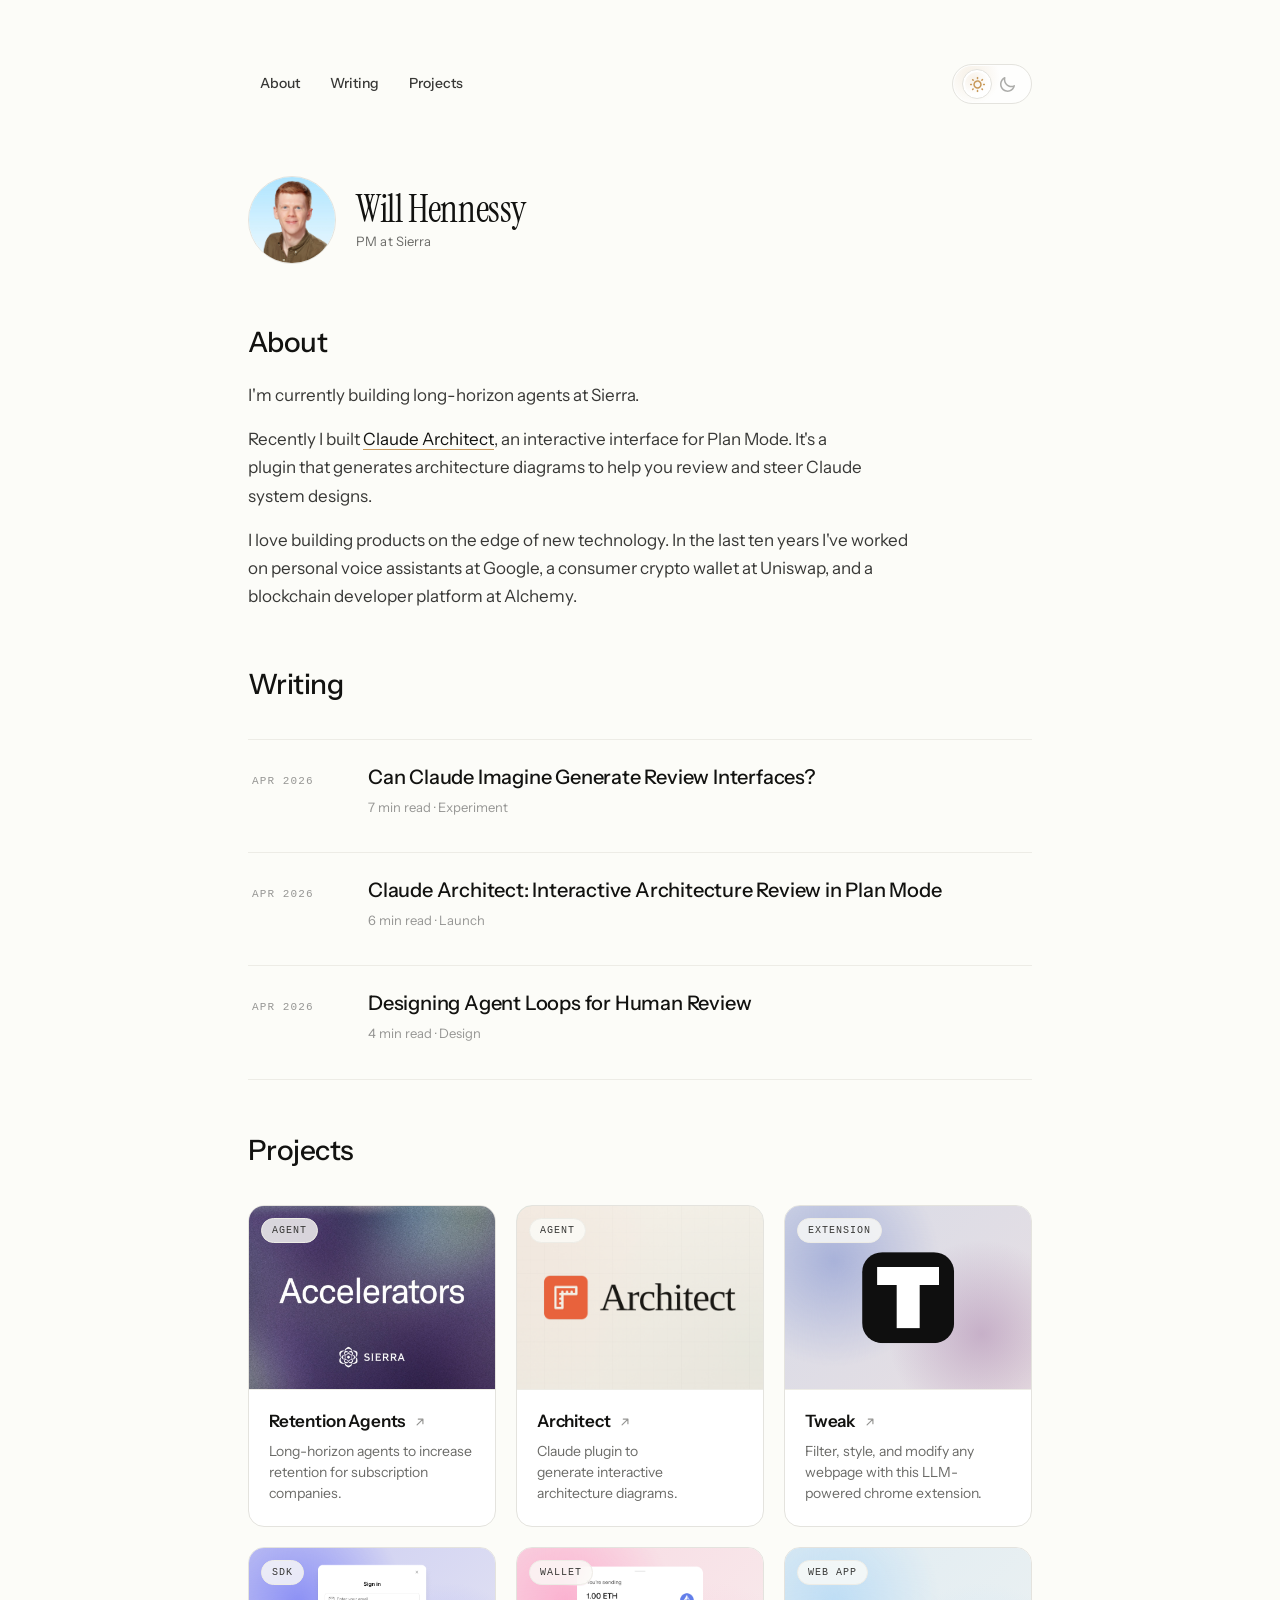
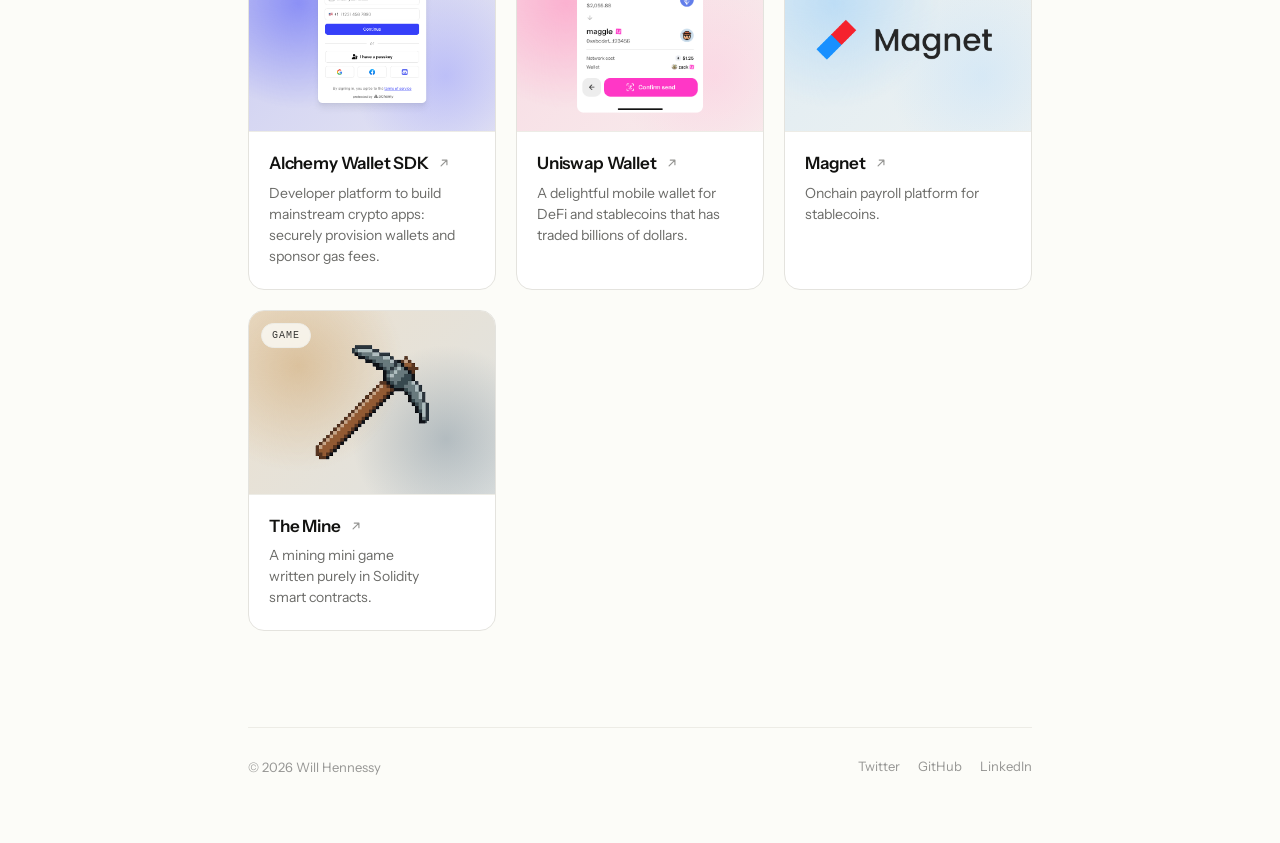
<file: index.html>
<!DOCTYPE html>
<html lang="en" data-theme="light">

<head>
  <meta charset="UTF-8" />
  <meta name="viewport" content="width=device-width, initial-scale=1" />
  <title>Will Hennessy</title>
  <meta name="description"
    content="Will Hennessy — Staff PM building products at the edge of new technology. Building at Sierra." />
  <link rel="preconnect" href="https://fonts.googleapis.com">
  <link rel="preconnect" href="https://fonts.gstatic.com" crossorigin>
  <link
    href="https://fonts.googleapis.com/css2?family=Instrument+Sans:wght@400;500;600;700&family=Instrument+Serif:ital@0;1&display=swap"
    rel="stylesheet">
  <link rel="icon" href="/favicon.ico" sizes="any">
  <link rel="icon" type="image/png" sizes="32x32" href="/favicon-32x32.png">
  <link rel="icon" type="image/png" sizes="16x16" href="/favicon-16x16.png">
  <link rel="apple-touch-icon" href="/apple-touch-icon.png">
  <link rel="icon" type="image/png" sizes="192x192" href="/android-chrome-192x192.png">
  <link rel="icon" type="image/png" sizes="512x512" href="/android-chrome-512x512.png">
  <link rel="stylesheet" href="tokens.css" />
  <link rel="stylesheet" href="site.css?v=8150e46" />
  <script>
    (function () {
      const root = document.documentElement;
      const storageKey = 'theme';
      let theme = null;

      try {
        const stored = localStorage.getItem(storageKey);
        if (stored === 'light' || stored === 'dark') theme = stored;
      } catch (_err) {
        // ignore storage failures in restricted environments
      }

      if (!theme) {
        const prefersDark = window.matchMedia && window.matchMedia('(prefers-color-scheme: dark)').matches;
        theme = prefersDark ? 'dark' : 'light';
      }

      root.setAttribute('data-theme', theme);
    })();
  </script>
</head>

<body>
  <div class="page">

    <nav class="topnav" aria-label="Primary">
      <ul class="topnav-links">
        <li><a class="topnav-link" href="#about">About</a></li>
        <li><a class="topnav-link" href="#writing">Writing</a></li>
        <li><a class="topnav-link" href="#projects">Projects</a></li>
      </ul>
      <button id="themeToggle" class="theme-toggle" type="button" aria-label="Switch to dark theme" aria-pressed="false"
        title="Switch to dark theme">
        <span class="theme-toggle-track" aria-hidden="true">
          <span class="theme-toggle-slot theme-toggle-slot-light">
            <svg viewBox="0 0 24 24" fill="none" aria-hidden="true">
              <path
                d="M4.368 18L3.516 18.852C3.2925 19.0768 3.16705 19.381 3.16705 19.698C3.16705 20.015 3.2925 20.3192 3.516 20.544C3.74083 20.7675 4.04498 20.893 4.362 20.893C4.67902 20.893 4.98317 20.7675 5.208 20.544L6.06 19.692C6.25659 19.4624 6.35932 19.1671 6.34765 18.8651C6.33599 18.5631 6.21079 18.2766 5.99708 18.0629C5.78336 17.8492 5.49688 17.724 5.19486 17.7123C4.89285 17.7007 4.59756 17.8034 4.368 18V18ZM3.6 12C3.6 11.6817 3.47357 11.3765 3.24853 11.1515C3.02348 10.9264 2.71826 10.8 2.4 10.8H1.2C0.88174 10.8 0.576515 10.9264 0.351472 11.1515C0.126428 11.3765 0 11.6817 0 12C0 12.3183 0.126428 12.6235 0.351472 12.8485C0.576515 13.0736 0.88174 13.2 1.2 13.2H2.4C2.71826 13.2 3.02348 13.0736 3.24853 12.8485C3.47357 12.6235 3.6 12.3183 3.6 12ZM12 3.6C12.3183 3.6 12.6235 3.47357 12.8485 3.24853C13.0736 3.02348 13.2 2.71826 13.2 2.4V1.2C13.2 0.88174 13.0736 0.576515 12.8485 0.351472C12.6235 0.126428 12.3183 0 12 0C11.6817 0 11.3765 0.126428 11.1515 0.351472C10.9264 0.576515 10.8 0.88174 10.8 1.2V2.4C10.8 2.71826 10.9264 3.02348 11.1515 3.24853C11.3765 3.47357 11.6817 3.6 12 3.6ZM4.368 6.06C4.59151 6.28169 4.89319 6.40667 5.208 6.408C5.36593 6.40891 5.52248 6.37864 5.66869 6.31893C5.81489 6.25921 5.94787 6.17122 6.06 6.06C6.2835 5.83517 6.40895 5.53102 6.40895 5.214C6.40895 4.89698 6.2835 4.59283 6.06 4.368L5.208 3.516C4.97844 3.31941 4.68315 3.21668 4.38114 3.22835C4.07912 3.24001 3.79264 3.36521 3.57892 3.57892C3.36521 3.79264 3.24001 4.07912 3.22835 4.38114C3.21668 4.68315 3.31941 4.97844 3.516 5.208L4.368 6.06ZM18.768 6.408C19.0828 6.40667 19.3845 6.28169 19.608 6.06L20.46 5.208C20.5856 5.10042 20.6876 4.96804 20.7597 4.81916C20.8317 4.67029 20.8722 4.50813 20.8786 4.34286C20.8849 4.1776 20.8571 4.0128 20.7968 3.85881C20.7364 3.70482 20.6449 3.56497 20.528 3.44802C20.411 3.33107 20.2712 3.23956 20.1172 3.17924C19.9632 3.11891 19.7984 3.09106 19.6331 3.09744C19.4679 3.10383 19.3057 3.1443 19.1568 3.21633C19.008 3.28836 18.8756 3.39038 18.768 3.516L18 4.368C17.7765 4.59283 17.651 4.89698 17.651 5.214C17.651 5.53102 17.7765 5.83517 18 6.06C18.2116 6.27043 18.4939 6.3945 18.792 6.408H18.768ZM22.8 10.8H21.6C21.2817 10.8 20.9765 10.9264 20.7515 11.1515C20.5264 11.3765 20.4 11.6817 20.4 12C20.4 12.3183 20.5264 12.6235 20.7515 12.8485C20.9765 13.0736 21.2817 13.2 21.6 13.2H22.8C23.1183 13.2 23.4235 13.0736 23.6485 12.8485C23.8736 12.6235 24 12.3183 24 12C24 11.6817 23.8736 11.3765 23.6485 11.1515C23.4235 10.9264 23.1183 10.8 22.8 10.8ZM12 20.4C11.6817 20.4 11.3765 20.5264 11.1515 20.7515C10.9264 20.9765 10.8 21.2817 10.8 21.6V22.8C10.8 23.1183 10.9264 23.4235 11.1515 23.6485C11.3765 23.8736 11.6817 24 12 24C12.3183 24 12.6235 23.8736 12.8485 23.6485C13.0736 23.4235 13.2 23.1183 13.2 22.8V21.6C13.2 21.2817 13.0736 20.9765 12.8485 20.7515C12.6235 20.5264 12.3183 20.4 12 20.4ZM19.632 18C19.404 17.8732 19.1409 17.8241 18.8826 17.8602C18.6242 17.8964 18.3846 18.0157 18.2002 18.2002C18.0157 18.3846 17.8964 18.6242 17.8602 18.8826C17.8241 19.1409 17.8732 19.404 18 19.632L18.852 20.484C19.0768 20.7075 19.381 20.833 19.698 20.833C20.015 20.833 20.3192 20.7075 20.544 20.484C20.7675 20.2592 20.893 19.955 20.893 19.638C20.893 19.321 20.7675 19.0168 20.544 18.792L19.632 18ZM12 5.4C10.6946 5.4 9.4186 5.78708 8.33324 6.5123C7.24787 7.23752 6.40193 8.2683 5.9024 9.47429C5.40286 10.6803 5.27215 12.0073 5.52682 13.2876C5.78148 14.5679 6.41007 15.7439 7.3331 16.6669C8.25612 17.5899 9.43213 18.2185 10.7124 18.4732C11.9927 18.7278 13.3197 18.5971 14.5257 18.0976C15.7317 17.5981 16.7625 16.7521 17.4877 15.6668C18.2129 14.5814 18.6 13.3054 18.6 12C18.5968 10.2505 17.9005 8.57365 16.6634 7.3366C15.4263 6.09955 13.7495 5.40317 12 5.4ZM12 16.2C11.1693 16.2 10.3573 15.9537 9.6666 15.4922C8.97592 15.0307 8.43759 14.3747 8.11971 13.6073C7.80182 12.8398 7.71864 11.9953 7.8807 11.1806C8.04276 10.3659 8.44277 9.61753 9.03015 9.03015C9.61753 8.44277 10.3659 8.04276 11.1806 7.8807C11.9953 7.71864 12.8398 7.80182 13.6073 8.11971C14.3747 8.43759 15.0307 8.97592 15.4922 9.6666C15.9537 10.3573 16.2 11.1693 16.2 12C16.2 13.1139 15.7575 14.1822 14.9698 14.9698C14.1822 15.7575 13.1139 16.2 12 16.2V16.2Z"
                fill="currentColor" />
            </svg>
          </span>
          <span class="theme-toggle-slot theme-toggle-slot-dark">
            <svg viewBox="0 0 24 24" fill="none" aria-hidden="true">
              <path
                d="M23.5286 13.2059C23.3555 13.0587 23.1457 12.9645 22.9231 12.9339C22.7005 12.9034 22.4741 12.9378 22.2695 13.0332C21.0016 13.6302 19.6229 13.9375 18.2285 13.9339C15.649 13.9307 13.1754 12.8783 11.3469 11.0061C9.51847 9.13384 8.4835 6.59371 8.46768 3.93951C8.47314 3.10767 8.57376 2.27938 8.76745 1.47175C8.80856 1.25649 8.79314 1.03384 8.72279 0.82675C8.65245 0.619657 8.52971 0.435608 8.36724 0.293564C8.20476 0.151519 8.00842 0.0566175 7.79844 0.0186347C7.58846 -0.019348 7.37244 0.000962081 7.17263 0.0774727C5.2928 0.947243 3.65869 2.29445 2.42383 3.99255C1.18896 5.69064 0.393863 7.68387 0.113232 9.78499C-0.167398 11.8861 0.0756479 14.0262 0.819538 16.0041C1.56343 17.982 2.78375 19.7329 4.36585 21.0922C5.94795 22.4516 7.83991 23.3748 9.86398 23.7751C11.8881 24.1754 13.9778 24.0397 15.9369 23.3808C17.896 22.7218 19.6602 21.5612 21.0637 20.008C22.4672 18.4548 23.4639 16.56 23.9603 14.5015C24.0207 14.2658 24.012 14.017 23.9352 13.7864C23.8584 13.5559 23.7169 13.3539 23.5286 13.2059V13.2059ZM12.137 21.4606C10.1246 21.446 8.16574 20.7916 6.52869 19.5872C4.89164 18.3828 3.65641 16.6871 2.99212 14.7324C2.32783 12.7777 2.26695 10.6594 2.81783 8.66773C3.36871 6.67603 4.50441 4.90822 6.06944 3.60636V3.93951C6.07261 7.25677 7.35467 10.4372 9.63425 12.7829C11.9138 15.1285 15.0047 16.4478 18.2285 16.451C19.0749 16.4542 19.9192 16.3632 20.7467 16.1796C19.9192 17.7904 18.6799 19.1382 17.1627 20.0776C15.6454 21.0169 13.9077 21.5122 12.137 21.5099V21.4606Z"
                fill="currentColor" />
            </svg>
          </span>
          <span class="theme-toggle-thumb">
            <span class="theme-toggle-thumb-icon theme-toggle-thumb-icon-sun">
              <svg viewBox="0 0 24 24" fill="none" aria-hidden="true">
                <path
                  d="M4.368 18L3.516 18.852C3.2925 19.0768 3.16705 19.381 3.16705 19.698C3.16705 20.015 3.2925 20.3192 3.516 20.544C3.74083 20.7675 4.04498 20.893 4.362 20.893C4.67902 20.893 4.98317 20.7675 5.208 20.544L6.06 19.692C6.25659 19.4624 6.35932 19.1671 6.34765 18.8651C6.33599 18.5631 6.21079 18.2766 5.99708 18.0629C5.78336 17.8492 5.49688 17.724 5.19486 17.7123C4.89285 17.7007 4.59756 17.8034 4.368 18V18ZM3.6 12C3.6 11.6817 3.47357 11.3765 3.24853 11.1515C3.02348 10.9264 2.71826 10.8 2.4 10.8H1.2C0.88174 10.8 0.576515 10.9264 0.351472 11.1515C0.126428 11.3765 0 11.6817 0 12C0 12.3183 0.126428 12.6235 0.351472 12.8485C0.576515 13.0736 0.88174 13.2 1.2 13.2H2.4C2.71826 13.2 3.02348 13.0736 3.24853 12.8485C3.47357 12.6235 3.6 12.3183 3.6 12ZM12 3.6C12.3183 3.6 12.6235 3.47357 12.8485 3.24853C13.0736 3.02348 13.2 2.71826 13.2 2.4V1.2C13.2 0.88174 13.0736 0.576515 12.8485 0.351472C12.6235 0.126428 12.3183 0 12 0C11.6817 0 11.3765 0.126428 11.1515 0.351472C10.9264 0.576515 10.8 0.88174 10.8 1.2V2.4C10.8 2.71826 10.9264 3.02348 11.1515 3.24853C11.3765 3.47357 11.6817 3.6 12 3.6ZM4.368 6.06C4.59151 6.28169 4.89319 6.40667 5.208 6.408C5.36593 6.40891 5.52248 6.37864 5.66869 6.31893C5.81489 6.25921 5.94787 6.17122 6.06 6.06C6.2835 5.83517 6.40895 5.53102 6.40895 5.214C6.40895 4.89698 6.2835 4.59283 6.06 4.368L5.208 3.516C4.97844 3.31941 4.68315 3.21668 4.38114 3.22835C4.07912 3.24001 3.79264 3.36521 3.57892 3.57892C3.36521 3.79264 3.24001 4.07912 3.22835 4.38114C3.21668 4.68315 3.31941 4.97844 3.516 5.208L4.368 6.06ZM18.768 6.408C19.0828 6.40667 19.3845 6.28169 19.608 6.06L20.46 5.208C20.5856 5.10042 20.6876 4.96804 20.7597 4.81916C20.8317 4.67029 20.8722 4.50813 20.8786 4.34286C20.8849 4.1776 20.8571 4.0128 20.7968 3.85881C20.7364 3.70482 20.6449 3.56497 20.528 3.44802C20.411 3.33107 20.2712 3.23956 20.1172 3.17924C19.9632 3.11891 19.7984 3.09106 19.6331 3.09744C19.4679 3.10383 19.3057 3.1443 19.1568 3.21633C19.008 3.28836 18.8756 3.39038 18.768 3.516L18 4.368C17.7765 4.59283 17.651 4.89698 17.651 5.214C17.651 5.53102 17.7765 5.83517 18 6.06C18.2116 6.27043 18.4939 6.3945 18.792 6.408H18.768ZM22.8 10.8H21.6C21.2817 10.8 20.9765 10.9264 20.7515 11.1515C20.5264 11.3765 20.4 11.6817 20.4 12C20.4 12.3183 20.5264 12.6235 20.7515 12.8485C20.9765 13.0736 21.2817 13.2 21.6 13.2H22.8C23.1183 13.2 23.4235 13.0736 23.6485 12.8485C23.8736 12.6235 24 12.3183 24 12C24 11.6817 23.8736 11.3765 23.6485 11.1515C23.4235 10.9264 23.1183 10.8 22.8 10.8ZM12 20.4C11.6817 20.4 11.3765 20.5264 11.1515 20.7515C10.9264 20.9765 10.8 21.2817 10.8 21.6V22.8C10.8 23.1183 10.9264 23.4235 11.1515 23.6485C11.3765 23.8736 11.6817 24 12 24C12.3183 24 12.6235 23.8736 12.8485 23.6485C13.0736 23.4235 13.2 23.1183 13.2 22.8V21.6C13.2 21.2817 13.0736 20.9765 12.8485 20.7515C12.6235 20.5264 12.3183 20.4 12 20.4ZM19.632 18C19.404 17.8732 19.1409 17.8241 18.8826 17.8602C18.6242 17.8964 18.3846 18.0157 18.2002 18.2002C18.0157 18.3846 17.8964 18.6242 17.8602 18.8826C17.8241 19.1409 17.8732 19.404 18 19.632L18.852 20.484C19.0768 20.7075 19.381 20.833 19.698 20.833C20.015 20.833 20.3192 20.7075 20.544 20.484C20.7675 20.2592 20.893 19.955 20.893 19.638C20.893 19.321 20.7675 19.0168 20.544 18.792L19.632 18ZM12 5.4C10.6946 5.4 9.4186 5.78708 8.33324 6.5123C7.24787 7.23752 6.40193 8.2683 5.9024 9.47429C5.40286 10.6803 5.27215 12.0073 5.52682 13.2876C5.78148 14.5679 6.41007 15.7439 7.3331 16.6669C8.25612 17.5899 9.43213 18.2185 10.7124 18.4732C11.9927 18.7278 13.3197 18.5971 14.5257 18.0976C15.7317 17.5981 16.7625 16.7521 17.4877 15.6668C18.2129 14.5814 18.6 13.3054 18.6 12C18.5968 10.2505 17.9005 8.57365 16.6634 7.3366C15.4263 6.09955 13.7495 5.40317 12 5.4ZM12 16.2C11.1693 16.2 10.3573 15.9537 9.6666 15.4922C8.97592 15.0307 8.43759 14.3747 8.11971 13.6073C7.80182 12.8398 7.71864 11.9953 7.8807 11.1806C8.04276 10.3659 8.44277 9.61753 9.03015 9.03015C9.61753 8.44277 10.3659 8.04276 11.1806 7.8807C11.9953 7.71864 12.8398 7.80182 13.6073 8.11971C14.3747 8.43759 15.0307 8.97592 15.4922 9.6666C15.9537 10.3573 16.2 11.1693 16.2 12C16.2 13.1139 15.7575 14.1822 14.9698 14.9698C14.1822 15.7575 13.1139 16.2 12 16.2V16.2Z"
                  fill="currentColor" />
              </svg>
            </span>
            <span class="theme-toggle-thumb-icon theme-toggle-thumb-icon-moon">
              <svg viewBox="0 0 24 24" fill="none" aria-hidden="true">
                <path
                  d="M23.5286 13.2059C23.3555 13.0587 23.1457 12.9645 22.9231 12.9339C22.7005 12.9034 22.4741 12.9378 22.2695 13.0332C21.0016 13.6302 19.6229 13.9375 18.2285 13.9339C15.649 13.9307 13.1754 12.8783 11.3469 11.0061C9.51847 9.13384 8.4835 6.59371 8.46768 3.93951C8.47314 3.10767 8.57376 2.27938 8.76745 1.47175C8.80856 1.25649 8.79314 1.03384 8.72279 0.82675C8.65245 0.619657 8.52971 0.435608 8.36724 0.293564C8.20476 0.151519 8.00842 0.0566175 7.79844 0.0186347C7.58846 -0.019348 7.37244 0.000962081 7.17263 0.0774727C5.2928 0.947243 3.65869 2.29445 2.42383 3.99255C1.18896 5.69064 0.393863 7.68387 0.113232 9.78499C-0.167398 11.8861 0.0756479 14.0262 0.819538 16.0041C1.56343 17.982 2.78375 19.7329 4.36585 21.0922C5.94795 22.4516 7.83991 23.3748 9.86398 23.7751C11.8881 24.1754 13.9778 24.0397 15.9369 23.3808C17.896 22.7218 19.6602 21.5612 21.0637 20.008C22.4672 18.4548 23.4639 16.56 23.9603 14.5015C24.0207 14.2658 24.012 14.017 23.9352 13.7864C23.8584 13.5559 23.7169 13.3539 23.5286 13.2059V13.2059ZM12.137 21.4606C10.1246 21.446 8.16574 20.7916 6.52869 19.5872C4.89164 18.3828 3.65641 16.6871 2.99212 14.7324C2.32783 12.7777 2.26695 10.6594 2.81783 8.66773C3.36871 6.67603 4.50441 4.90822 6.06944 3.60636V3.93951C6.07261 7.25677 7.35467 10.4372 9.63425 12.7829C11.9138 15.1285 15.0047 16.4478 18.2285 16.451C19.0749 16.4542 19.9192 16.3632 20.7467 16.1796C19.9192 17.7904 18.6799 19.1382 17.1627 20.0776C15.6454 21.0169 13.9077 21.5122 12.137 21.5099V21.4606Z"
                  fill="currentColor" />
              </svg>
            </span>
          </span>
        </span>
      </button>
    </nav>

    <header class="hero">
      <figure class="hero-portrait">
        <img src="assets/headshot.jpg" alt="Portrait of Will Hennessy" />
      </figure>
      <div class="hero-text">
        <h1 class="hero-title">Will Hennessy</h1>
        <p class="hero-sub">PM at Sierra</p>
      </div>
    </header>

    <section class="section about" id="about">
      <h2 class="section-title">About</h2>
      <p>I'm currently building long-horizon agents at Sierra.</p>
      <p>Recently I built <a href="writing/introducing-architect.html">Claude Architect</a>, an interactive interface for
        Plan Mode. It's a plugin that generates architecture diagrams to help you review and steer Claude system designs.</p>
      <p>I love building products on the edge of new technology. In the last ten years I've worked on personal voice
        assistants at Google, a consumer crypto wallet at Uniswap, and a blockchain developer platform at Alchemy.</p>
    </section>

    <section class="section writing" id="writing">
      <h2 class="section-title">Writing</h2>

      <ul class="writing-list" style="margin-top:40px;">
        <li class="writing-item">
          <a class="writing-link" href="writing/claude-imagine-dynamic-review-interfaces.html">
            <span class="writing-date">Apr 2026</span>
            <div>
              <p class="writing-title">Can Claude Imagine Generate Review Interfaces?</p>
              <p class="writing-meta">7 min read · Experiment</p>
            </div>
            <svg class="writing-arrow" width="18" height="18" viewBox="0 0 24 24" fill="none" stroke="currentColor"
              stroke-width="1.8" stroke-linecap="round" stroke-linejoin="round">
              <path d="M7 17 17 7M9 7h8v8" />
            </svg>
          </a>
        </li>
        <li class="writing-item">
          <a class="writing-link" href="writing/introducing-architect.html">
            <span class="writing-date">Apr 2026</span>
            <div>
              <p class="writing-title">Claude Architect: Interactive Architecture Review in Plan Mode</p>
              <p class="writing-meta">6 min read · Launch</p>
            </div>
            <svg class="writing-arrow" width="18" height="18" viewBox="0 0 24 24" fill="none" stroke="currentColor"
              stroke-width="1.8" stroke-linecap="round" stroke-linejoin="round">
              <path d="M7 17 17 7M9 7h8v8" />
            </svg>
          </a>
        </li>
        <li class="writing-item">
          <a class="writing-link" href="writing/designing-agent-loops.html">
            <span class="writing-date">Apr 2026</span>
            <div>
              <p class="writing-title">Designing Agent Loops for Human Review</p>
              <p class="writing-meta">4 min read · Design</p>
            </div>
            <svg class="writing-arrow" width="18" height="18" viewBox="0 0 24 24" fill="none" stroke="currentColor"
              stroke-width="1.8" stroke-linecap="round" stroke-linejoin="round">
              <path d="M7 17 17 7M9 7h8v8" />
            </svg>
          </a>
        </li>
      </ul>
    </section>

    <section class="section projects" id="projects">
      <h2 class="section-title">Projects</h2>

      <div class="projects-grid" style="margin-top:40px;">
        <a class="project-card" data-tag="Agent" href="https://sierra.ai/blog/accelerators" target="_blank"
          rel="noopener" style="--thumb-a: #675384; --thumb-b: #84799c; --thumb-ink: #675384;">
          <div class="project-thumb">
            <img class="project-thumb-image" src="assets/projects/retention-agents.jpg"
              alt="Accelerators by Sierra on a purple background" width="1200" height="630" loading="lazy" />
            <span class="project-thumb-tag">Agent</span>
          </div>
          <div class="project-meta">
            <h3 class="project-name">
              Retention Agents
              <svg class="project-name-arrow" width="14" height="14" viewBox="0 0 24 24" fill="none"
                stroke="currentColor" stroke-width="2" stroke-linecap="round" stroke-linejoin="round">
                <path d="M7 17 17 7M9 7h8v8" />
              </svg>
            </h3>
            <p class="project-desc">Long-horizon agents to increase retention for subscription companies.</p>
          </div>
        </a>

        <a class="project-card" data-tag="Agent" href="https://github.com/willhennessy/architect" target="_blank"
          rel="noopener"
          style="--thumb-a: var(--color-element-teal); --thumb-b: var(--color-element-sage); --thumb-ink: var(--color-element-teal);">
          <div class="project-thumb">
            <img class="project-thumb-image" src="assets/projects/architect.jpg" alt="Architect logo" loading="lazy" />
            <span class="project-thumb-tag">Agent</span>
          </div>
          <div class="project-meta">
            <h3 class="project-name">
              Architect
              <svg class="project-name-arrow" width="14" height="14" viewBox="0 0 24 24" fill="none"
                stroke="currentColor" stroke-width="2" stroke-linecap="round" stroke-linejoin="round">
                <path d="M7 17 17 7M9 7h8v8" />
              </svg>
            </h3>
            <p class="project-desc">Claude plugin to generate interactive architecture diagrams.</p>
          </div>
        </a>

        <a class="project-card" data-tag="Extension" href="https://github.com/willhennessy/tweak" target="_blank"
          rel="noopener"
          style="--thumb-a: var(--color-element-indigo); --thumb-b: var(--color-element-plum); --thumb-ink: var(--color-element-indigo); --logo-size: 50%; --logo-radius: 22%;">
          <div class="project-thumb">
            <img class="project-thumb-logo" src="assets/projects/tweak-logo.png" alt="Tweak logo" loading="lazy" />
            <span class="project-thumb-tag">Extension</span>
          </div>
          <div class="project-meta">
            <h3 class="project-name">
              Tweak
              <svg class="project-name-arrow" width="14" height="14" viewBox="0 0 24 24" fill="none"
                stroke="currentColor" stroke-width="2" stroke-linecap="round" stroke-linejoin="round">
                <path d="M7 17 17 7M9 7h8v8" />
              </svg>
            </h3>
            <p class="project-desc">Filter, style, and modify any webpage with this LLM-powered chrome extension.</p>
          </div>
        </a>

        <a class="project-card" data-tag="SDK" href="https://www.alchemy.com/docs/wallets" target="_blank"
          rel="noopener" style="--thumb-a: #363FF9; --thumb-b: #8B90FF; --thumb-ink: #363FF9; --logo-size: 82%;">
          <div class="project-thumb">
            <img class="project-thumb-logo" src="assets/projects/alchemy-wallet.png"
              alt="Alchemy Wallet SDK sign-in modal" loading="lazy" />
            <span class="project-thumb-tag">SDK</span>
          </div>
          <div class="project-meta">
            <h3 class="project-name">
              Alchemy Wallet SDK
              <svg class="project-name-arrow" width="14" height="14" viewBox="0 0 24 24" fill="none"
                stroke="currentColor" stroke-width="2" stroke-linecap="round" stroke-linejoin="round">
                <path d="M7 17 17 7M9 7h8v8" />
              </svg>
            </h3>
            <p class="project-desc">Developer platform to build mainstream crypto apps: securely provision wallets and sponsor gas fees.</p>
          </div>
        </a>

        <a class="project-card" data-tag="Wallet" href="https://wallet.uniswap.org/" target="_blank" rel="noopener"
          style="--thumb-a: #FF7AB6; --thumb-b: #FFC2DC; --thumb-ink: #FF007A; --logo-size: 80%;">
          <div class="project-thumb">
            <img class="project-thumb-logo" src="assets/projects/uniswap-wallet.png"
              alt="Uniswap Wallet send confirmation screen" loading="lazy" />
            <span class="project-thumb-tag">Wallet</span>
          </div>
          <div class="project-meta">
            <h3 class="project-name">
              Uniswap Wallet
              <svg class="project-name-arrow" width="14" height="14" viewBox="0 0 24 24" fill="none"
                stroke="currentColor" stroke-width="2" stroke-linecap="round" stroke-linejoin="round">
                <path d="M7 17 17 7M9 7h8v8" />
              </svg>
            </h3>
            <p class="project-desc">A delightful mobile wallet for DeFi and stablecoins that has traded billions of
              dollars.</p>
          </div>
        </a>

        <a class="project-card" data-tag="Web App" href="https://github.com/magnet-finance/magnet-app" target="_blank"
          rel="noopener" style="--thumb-a: #90CAF9; --thumb-b: #BBDEFB; --thumb-ink: #1976D2;">
          <div class="project-thumb">
            <img class="project-thumb-logo" src="assets/projects/magnet-logo.png" alt="Magnet logo" loading="lazy" />
            <span class="project-thumb-tag">Web App</span>
          </div>
          <div class="project-meta">
            <h3 class="project-name">
              Magnet
              <svg class="project-name-arrow" width="14" height="14" viewBox="0 0 24 24" fill="none"
                stroke="currentColor" stroke-width="2" stroke-linecap="round" stroke-linejoin="round">
                <path d="M7 17 17 7M9 7h8v8" />
              </svg>
            </h3>
            <p class="project-desc">Onchain payroll platform for stablecoins.</p>
          </div>
        </a>

        <a class="project-card" data-tag="Game" href="https://github.com/willhennessy/the-mine" target="_blank"
          rel="noopener"
          style="--thumb-a: var(--color-element-ochre); --thumb-b: var(--color-element-slate); --thumb-ink: var(--color-element-ochre); --logo-size: 65%;">
          <div class="project-thumb">
            <img class="project-thumb-logo" src="assets/projects/the-mine-logo.png" alt="The Mine pickaxe"
              loading="lazy" style="image-rendering: pixelated;" />
            <span class="project-thumb-tag">Game</span>
          </div>
          <div class="project-meta">
            <h3 class="project-name">
              The Mine
              <svg class="project-name-arrow" width="14" height="14" viewBox="0 0 24 24" fill="none"
                stroke="currentColor" stroke-width="2" stroke-linecap="round" stroke-linejoin="round">
                <path d="M7 17 17 7M9 7h8v8" />
              </svg>
            </h3>
            <p class="project-desc">A mining mini game written purely in Solidity smart contracts.</p>
          </div>
        </a>
      </div>
    </section>

    <footer class="footer">
      <div>© 2026 Will Hennessy</div>
      <div class="footer-social">
        <a href="https://x.com/WillHennessy_">Twitter</a>
        <a href="https://github.com/willhennessy">GitHub</a>
        <a href="https://www.linkedin.com/in/hennessywill/">LinkedIn</a>
      </div>
    </footer>

  </div>

  <script>
    const THEME_STORAGE_KEY = 'theme';

    function $(id) {
      return document.getElementById(id);
    }

    function storedTheme() {
      try {
        const value = localStorage.getItem(THEME_STORAGE_KEY);
        return value === 'light' || value === 'dark' ? value : null;
      } catch (_err) {
        return null;
      }
    }

    function currentTheme() {
      return document.documentElement.getAttribute('data-theme') === 'dark' ? 'dark' : 'light';
    }

    function setTheme(theme, persist) {
      const nextTheme = theme === 'dark' ? 'dark' : 'light';
      document.documentElement.setAttribute('data-theme', nextTheme);
      if (persist) {
        try {
          localStorage.setItem(THEME_STORAGE_KEY, nextTheme);
        } catch (_err) {
          // ignore storage failures in restricted environments
        }
      }
      updateThemeToggle();
    }

    function updateThemeToggle() {
      const toggle = $('themeToggle');
      if (!toggle) return;
      const theme = currentTheme();
      const nextTheme = theme === 'dark' ? 'light' : 'dark';
      toggle.setAttribute('data-current-theme', theme);
      toggle.setAttribute('data-next-theme', nextTheme);
      toggle.setAttribute('aria-label', 'Switch to ' + nextTheme + ' theme');
      toggle.setAttribute('title', 'Switch to ' + nextTheme + ' theme');
      toggle.setAttribute('aria-pressed', theme === 'dark' ? 'true' : 'false');
    }

    $('themeToggle').addEventListener('click', function () {
      setTheme(currentTheme() === 'dark' ? 'light' : 'dark', true);
    });

    if (window.matchMedia) {
      const media = window.matchMedia('(prefers-color-scheme: dark)');
      const syncSystemTheme = function (event) {
        if (storedTheme()) return;
        setTheme(event.matches ? 'dark' : 'light', false);
      };
      if (typeof media.addEventListener === 'function') media.addEventListener('change', syncSystemTheme);
      else if (typeof media.addListener === 'function') media.addListener(syncSystemTheme);
    }

    updateThemeToggle();
  </script>
</body>

</html>
</file>
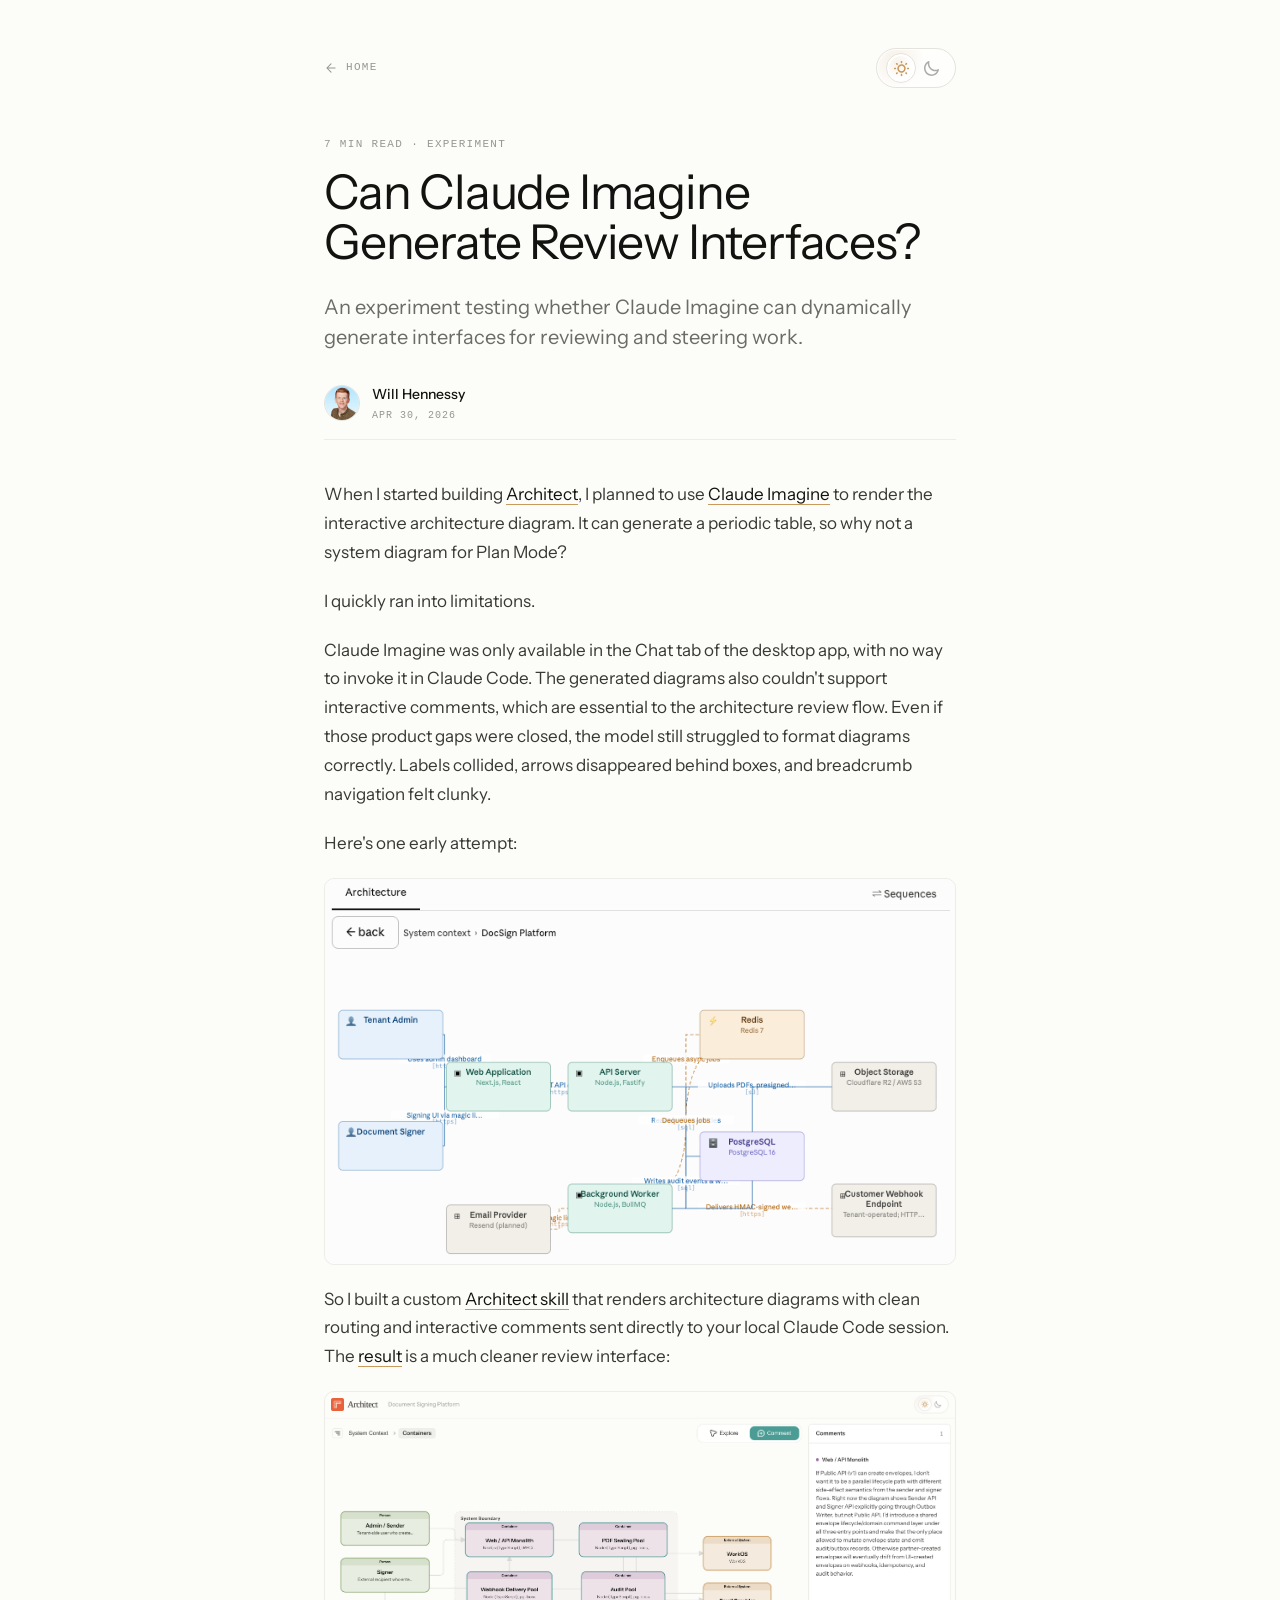
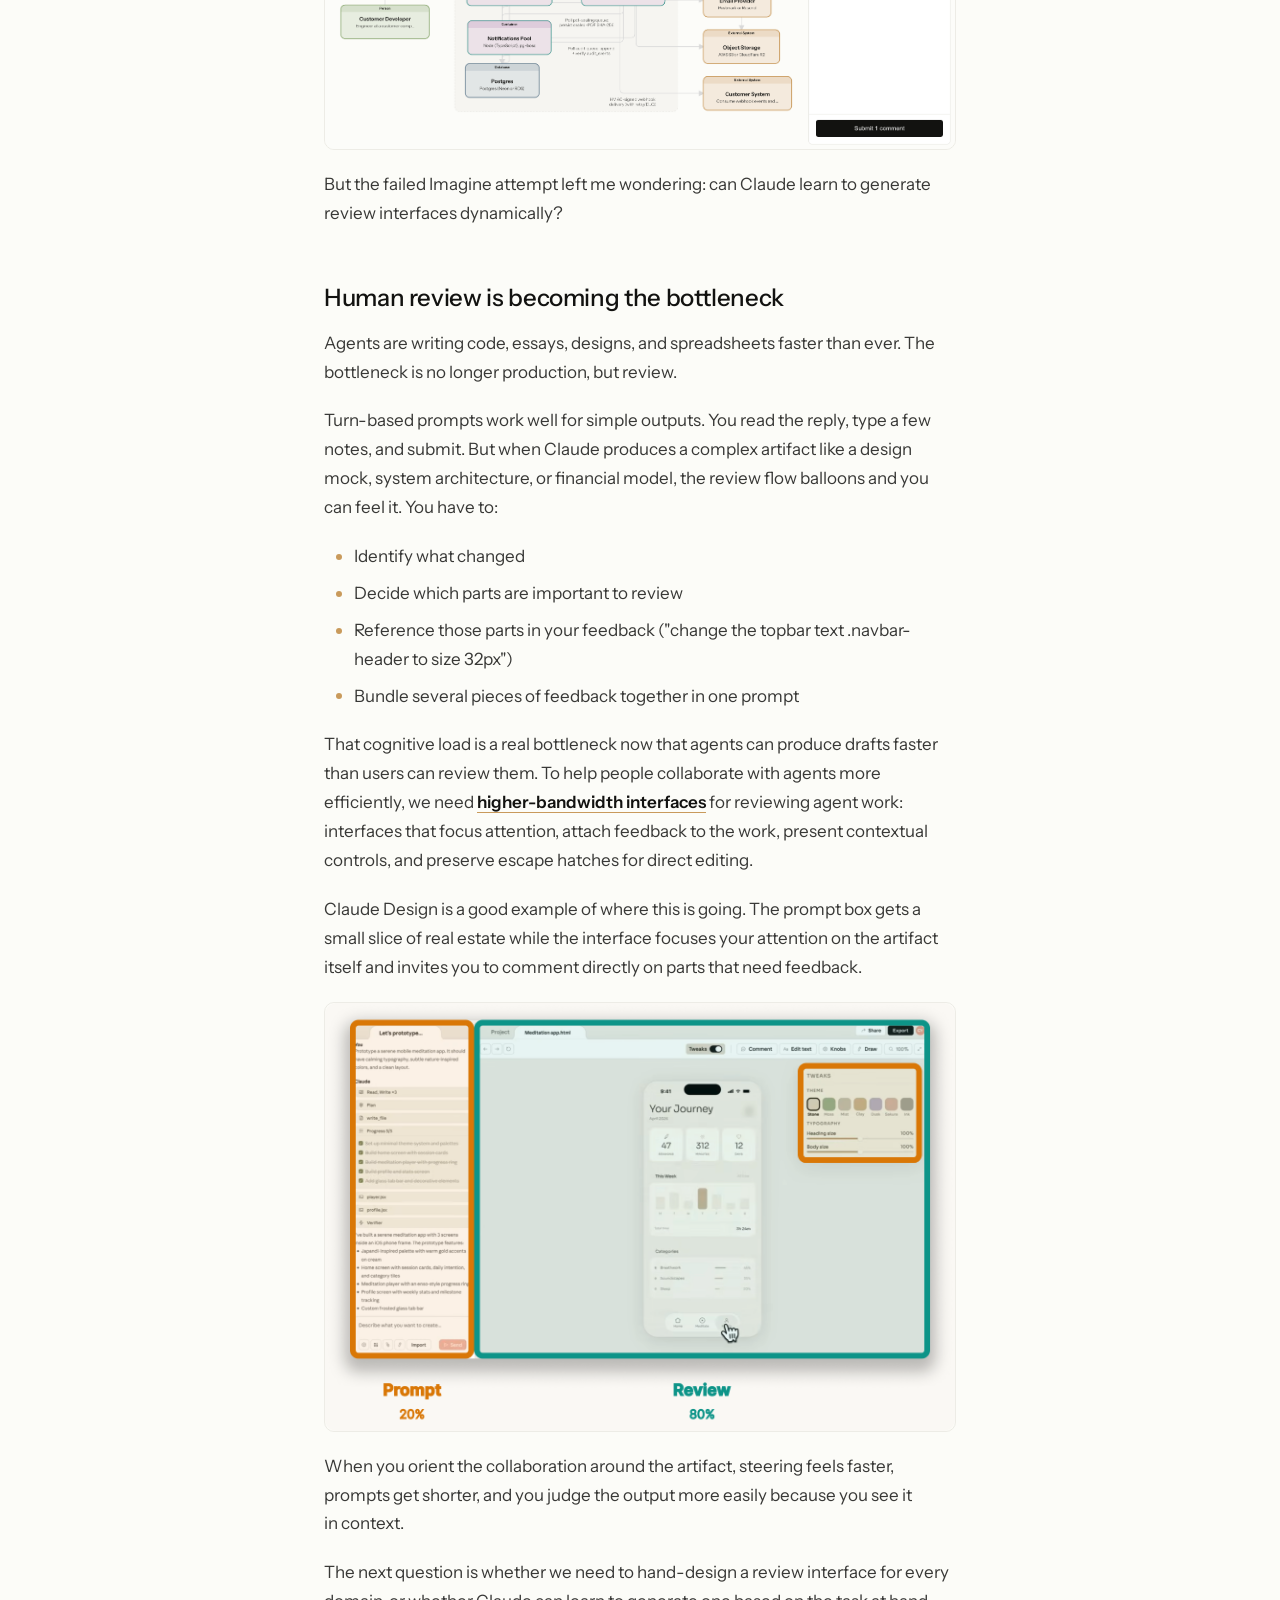
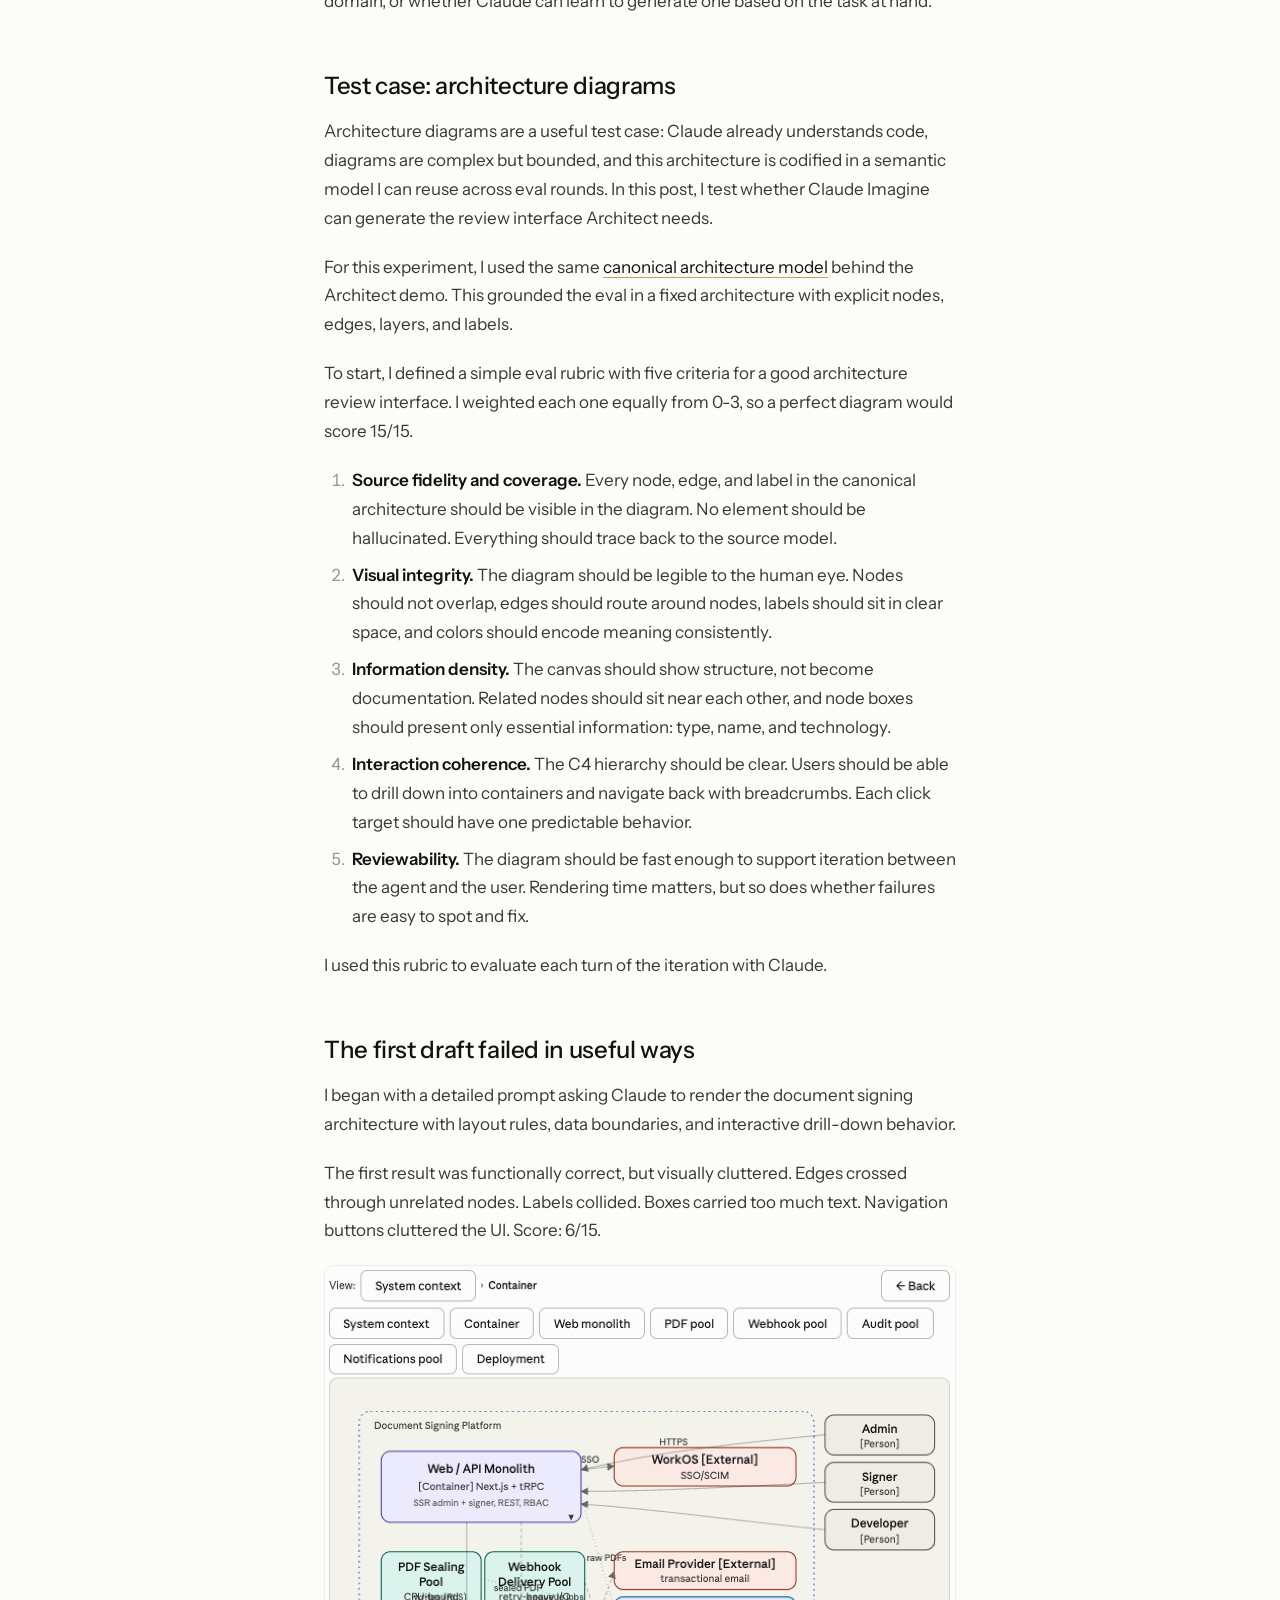
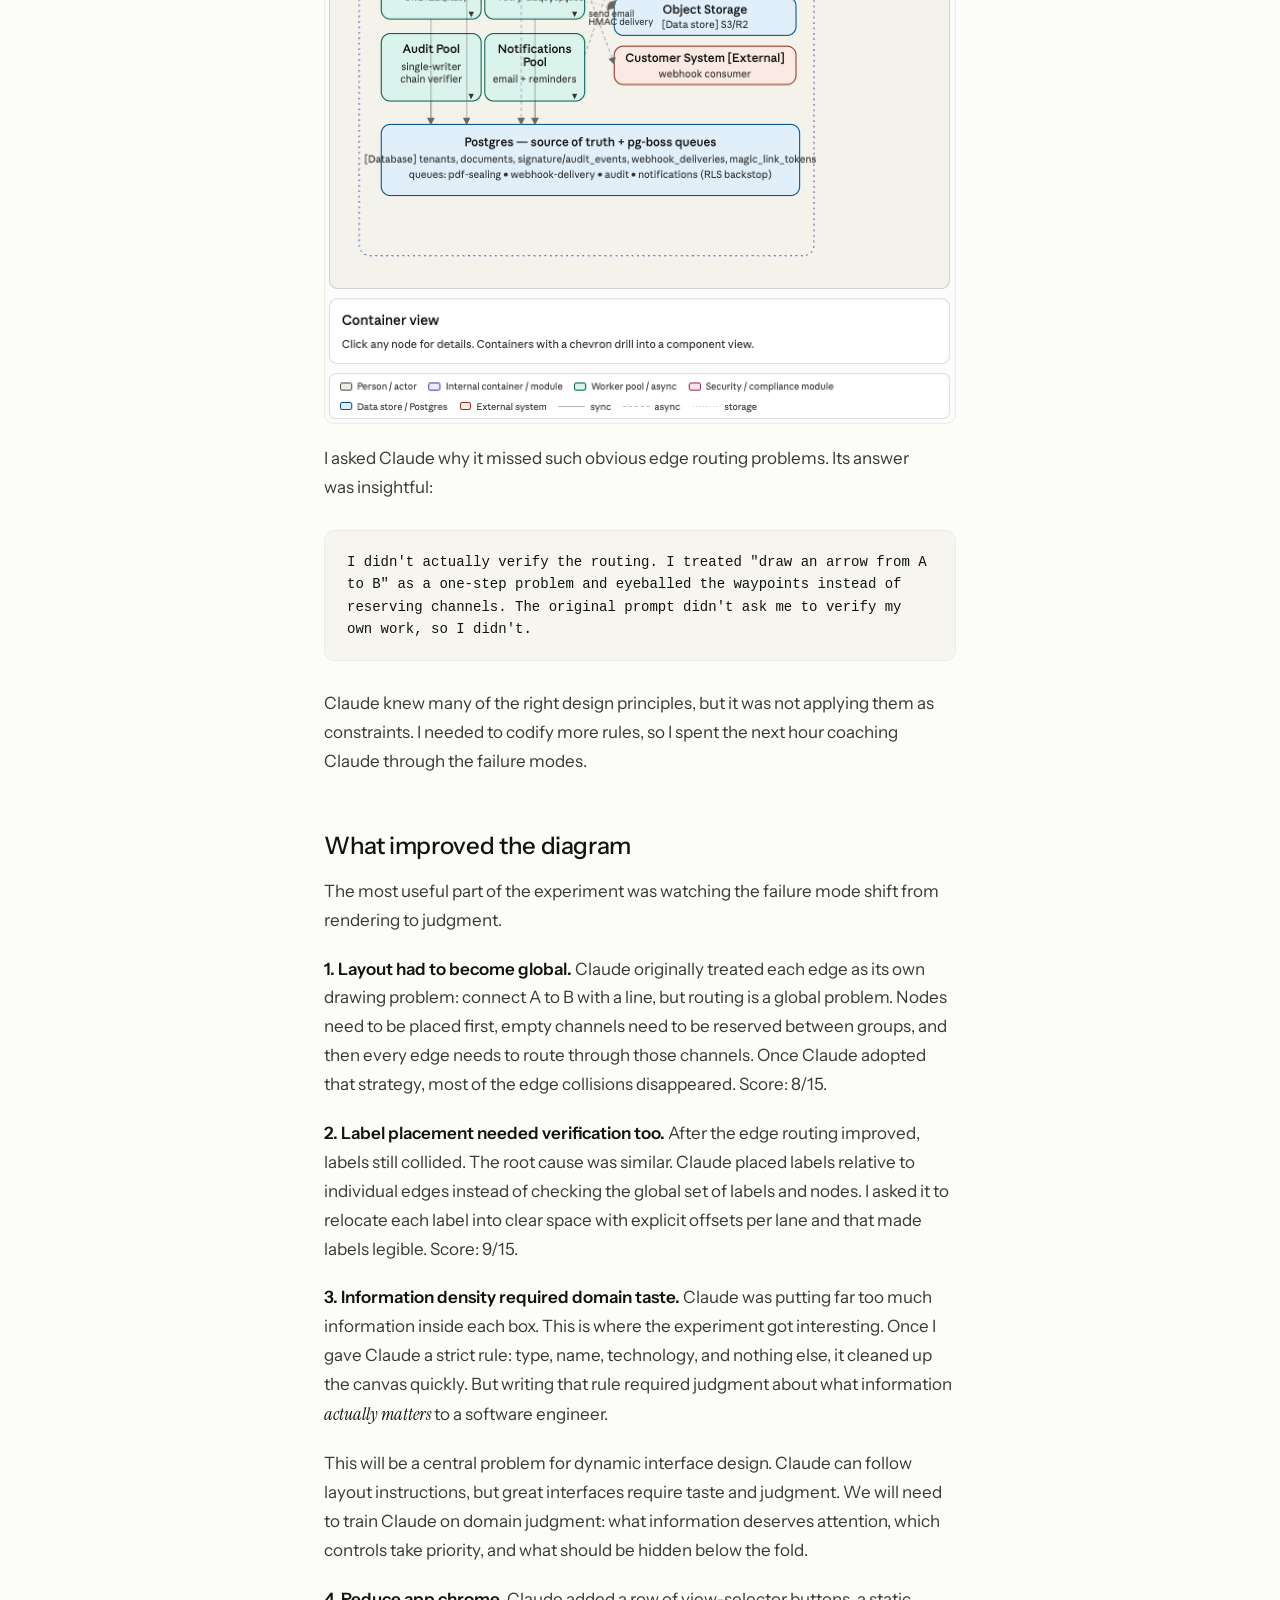
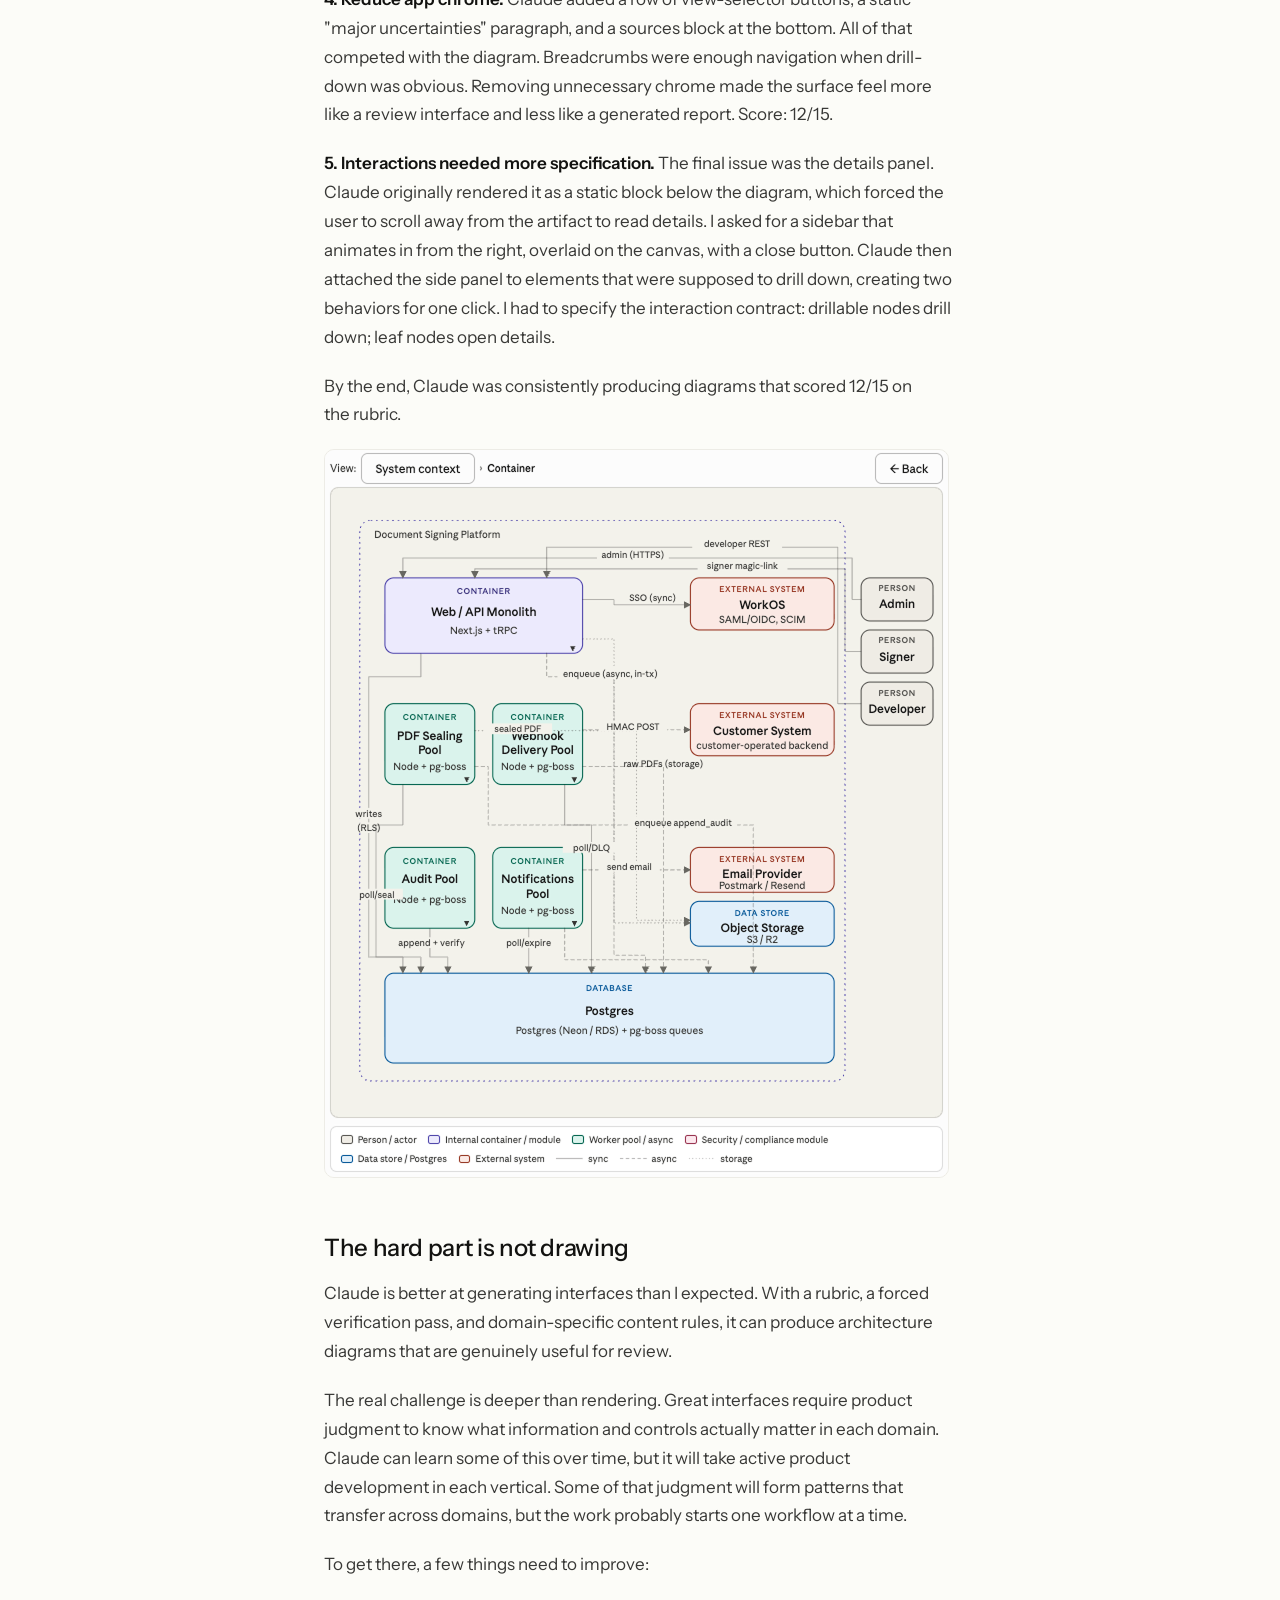
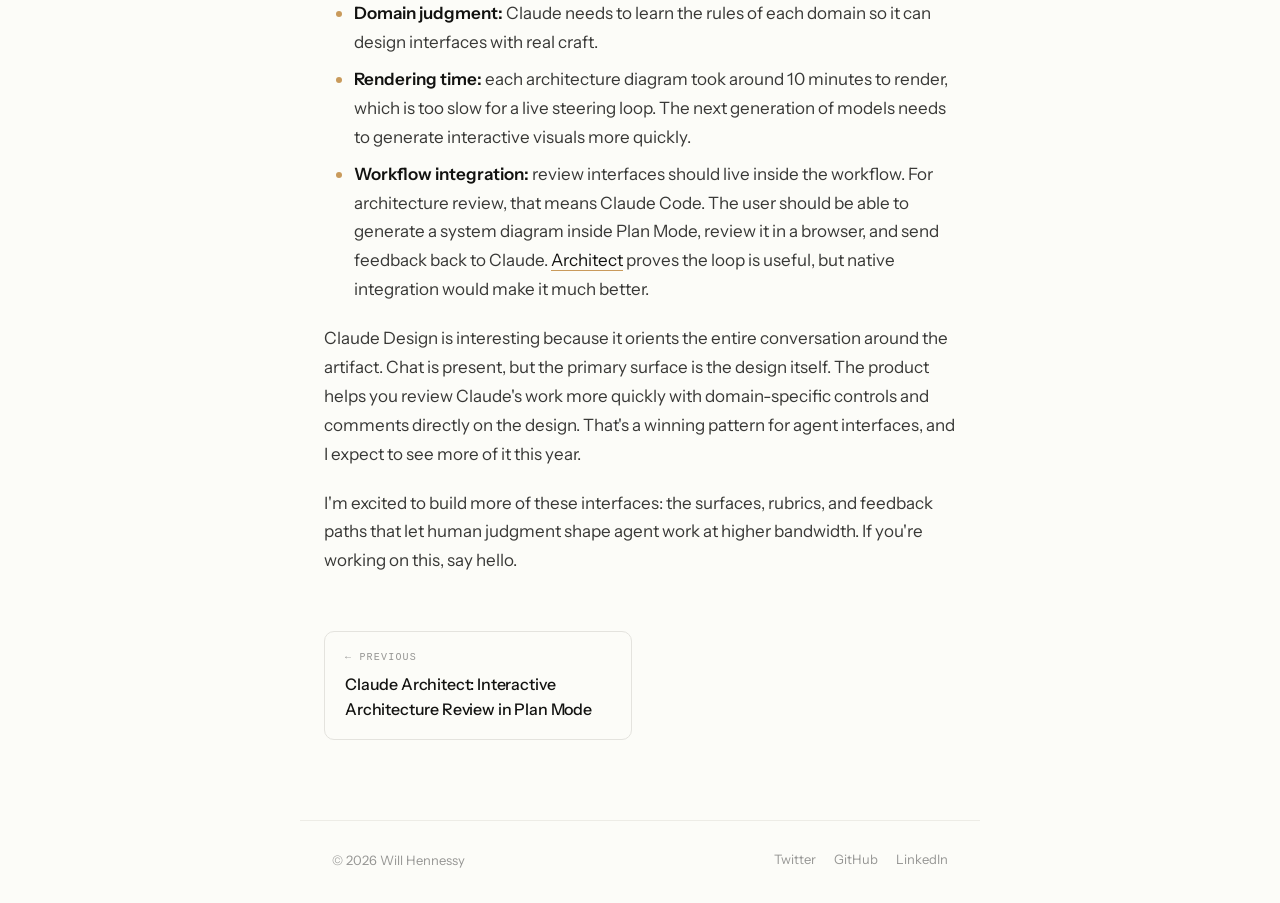
<file: writing/claude-imagine-dynamic-review-interfaces.html>
<!DOCTYPE html>
<html lang="en" data-theme="light">
<head>
<meta charset="UTF-8" />
<meta name="viewport" content="width=device-width, initial-scale=1" />
<title>Can Claude Imagine Generate Review Interfaces? — Will Hennessy</title>
<meta name="description" content="An experiment with Claude Imagine to dynamically generate an interface for code architecture review and steering." />
<link rel="preconnect" href="https://fonts.googleapis.com">
<link rel="preconnect" href="https://fonts.gstatic.com" crossorigin>
<link href="https://fonts.googleapis.com/css2?family=Instrument+Sans:wght@400;500;600;700&family=Instrument+Serif:ital@0;1&display=swap" rel="stylesheet">
<link rel="icon" href="/favicon.ico" sizes="any">
<link rel="icon" type="image/png" sizes="32x32" href="/favicon-32x32.png">
<link rel="icon" type="image/png" sizes="16x16" href="/favicon-16x16.png">
<link rel="apple-touch-icon" href="/apple-touch-icon.png">
<link rel="icon" type="image/png" sizes="192x192" href="/android-chrome-192x192.png">
<link rel="icon" type="image/png" sizes="512x512" href="/android-chrome-512x512.png">
<link rel="stylesheet" href="../tokens.css" />
<link rel="stylesheet" href="../site.css" />
<script>
  (function () {
    const root = document.documentElement;
    const storageKey = 'theme';
    let theme = null;

    try {
      const stored = localStorage.getItem(storageKey);
      if (stored === 'light' || stored === 'dark') theme = stored;
    } catch (_err) {
      // ignore storage failures in restricted environments
    }

    if (!theme) {
      const prefersDark = window.matchMedia && window.matchMedia('(prefers-color-scheme: dark)').matches;
      theme = prefersDark ? 'dark' : 'light';
    }

    root.setAttribute('data-theme', theme);
  })();
</script>
</head>
<body>
<article class="article">

  <div class="article-toprow">
    <a class="article-back" href="../index.html">
      <svg viewBox="0 0 24 24" fill="none" stroke="currentColor" stroke-width="1.8" stroke-linecap="round" stroke-linejoin="round"><path d="M19 12H5M12 19l-7-7 7-7"/></svg>
      Home
    </a>
    <button
      id="themeToggle"
      class="theme-toggle"
      type="button"
      aria-label="Switch to dark theme"
      aria-pressed="false"
      title="Switch to dark theme"
    >
      <span class="theme-toggle-track" aria-hidden="true">
        <span class="theme-toggle-slot theme-toggle-slot-light">
          <svg viewBox="0 0 24 24" fill="none" aria-hidden="true">
            <path d="M4.368 18L3.516 18.852C3.2925 19.0768 3.16705 19.381 3.16705 19.698C3.16705 20.015 3.2925 20.3192 3.516 20.544C3.74083 20.7675 4.04498 20.893 4.362 20.893C4.67902 20.893 4.98317 20.7675 5.208 20.544L6.06 19.692C6.25659 19.4624 6.35932 19.1671 6.34765 18.8651C6.33599 18.5631 6.21079 18.2766 5.99708 18.0629C5.78336 17.8492 5.49688 17.724 5.19486 17.7123C4.89285 17.7007 4.59756 17.8034 4.368 18V18ZM3.6 12C3.6 11.6817 3.47357 11.3765 3.24853 11.1515C3.02348 10.9264 2.71826 10.8 2.4 10.8H1.2C0.88174 10.8 0.576515 10.9264 0.351472 11.1515C0.126428 11.3765 0 11.6817 0 12C0 12.3183 0.126428 12.6235 0.351472 12.8485C0.576515 13.0736 0.88174 13.2 1.2 13.2H2.4C2.71826 13.2 3.02348 13.0736 3.24853 12.8485C3.47357 12.6235 3.6 12.3183 3.6 12ZM12 3.6C12.3183 3.6 12.6235 3.47357 12.8485 3.24853C13.0736 3.02348 13.2 2.71826 13.2 2.4V1.2C13.2 0.88174 13.0736 0.576515 12.8485 0.351472C12.6235 0.126428 12.3183 0 12 0C11.6817 0 11.3765 0.126428 11.1515 0.351472C10.9264 0.576515 10.8 0.88174 10.8 1.2V2.4C10.8 2.71826 10.9264 3.02348 11.1515 3.24853C11.3765 3.47357 11.6817 3.6 12 3.6ZM4.368 6.06C4.59151 6.28169 4.89319 6.40667 5.208 6.408C5.36593 6.40891 5.52248 6.37864 5.66869 6.31893C5.81489 6.25921 5.94787 6.17122 6.06 6.06C6.2835 5.83517 6.40895 5.53102 6.40895 5.214C6.40895 4.89698 6.2835 4.59283 6.06 4.368L5.208 3.516C4.97844 3.31941 4.68315 3.21668 4.38114 3.22835C4.07912 3.24001 3.79264 3.36521 3.57892 3.57892C3.36521 3.79264 3.24001 4.07912 3.22835 4.38114C3.21668 4.68315 3.31941 4.97844 3.516 5.208L4.368 6.06ZM18.768 6.408C19.0828 6.40667 19.3845 6.28169 19.608 6.06L20.46 5.208C20.5856 5.10042 20.6876 4.96804 20.7597 4.81916C20.8317 4.67029 20.8722 4.50813 20.8786 4.34286C20.8849 4.1776 20.8571 4.0128 20.7968 3.85881C20.7364 3.70482 20.6449 3.56497 20.528 3.44802C20.411 3.33107 20.2712 3.23956 20.1172 3.17924C19.9632 3.11891 19.7984 3.09106 19.6331 3.09744C19.4679 3.10383 19.3057 3.1443 19.1568 3.21633C19.008 3.28836 18.8756 3.39038 18.768 3.516L18 4.368C17.7765 4.59283 17.651 4.89698 17.651 5.214C17.651 5.53102 17.7765 5.83517 18 6.06C18.2116 6.27043 18.4939 6.3945 18.792 6.408H18.768ZM22.8 10.8H21.6C21.2817 10.8 20.9765 10.9264 20.7515 11.1515C20.5264 11.3765 20.4 11.6817 20.4 12C20.4 12.3183 20.5264 12.6235 20.7515 12.8485C20.9765 13.0736 21.2817 13.2 21.6 13.2H22.8C23.1183 13.2 23.4235 13.0736 23.6485 12.8485C23.8736 12.6235 24 12.3183 24 12C24 11.6817 23.8736 11.3765 23.6485 11.1515C23.4235 10.9264 23.1183 10.8 22.8 10.8ZM12 20.4C11.6817 20.4 11.3765 20.5264 11.1515 20.7515C10.9264 20.9765 10.8 21.2817 10.8 21.6V22.8C10.8 23.1183 10.9264 23.4235 11.1515 23.6485C11.3765 23.8736 11.6817 24 12 24C12.3183 24 12.6235 23.8736 12.8485 23.6485C13.0736 23.4235 13.2 23.1183 13.2 22.8V21.6C13.2 21.2817 13.0736 20.9765 12.8485 20.7515C12.6235 20.5264 12.3183 20.4 12 20.4ZM19.632 18C19.404 17.8732 19.1409 17.8241 18.8826 17.8602C18.6242 17.8964 18.3846 18.0157 18.2002 18.2002C18.0157 18.3846 17.8964 18.6242 17.8602 18.8826C17.8241 19.1409 17.8732 19.404 18 19.632L18.852 20.484C19.0768 20.7075 19.381 20.833 19.698 20.833C20.015 20.833 20.3192 20.7075 20.544 20.484C20.7675 20.2592 20.893 19.955 20.893 19.638C20.893 19.321 20.7675 19.0168 20.544 18.792L19.632 18ZM12 5.4C10.6946 5.4 9.4186 5.78708 8.33324 6.5123C7.24787 7.23752 6.40193 8.2683 5.9024 9.47429C5.40286 10.6803 5.27215 12.0073 5.52682 13.2876C5.78148 14.5679 6.41007 15.7439 7.3331 16.6669C8.25612 17.5899 9.43213 18.2185 10.7124 18.4732C11.9927 18.7278 13.3197 18.5971 14.5257 18.0976C15.7317 17.5981 16.7625 16.7521 17.4877 15.6668C18.2129 14.5814 18.6 13.3054 18.6 12C18.5968 10.2505 17.9005 8.57365 16.6634 7.3366C15.4263 6.09955 13.7495 5.40317 12 5.4ZM12 16.2C11.1693 16.2 10.3573 15.9537 9.6666 15.4922C8.97592 15.0307 8.43759 14.3747 8.11971 13.6073C7.80182 12.8398 7.71864 11.9953 7.8807 11.1806C8.04276 10.3659 8.44277 9.61753 9.03015 9.03015C9.61753 8.44277 10.3659 8.04276 11.1806 7.8807C11.9953 7.71864 12.8398 7.80182 13.6073 8.11971C14.3747 8.43759 15.0307 8.97592 15.4922 9.6666C15.9537 10.3573 16.2 11.1693 16.2 12C16.2 13.1139 15.7575 14.1822 14.9698 14.9698C14.1822 15.7575 13.1139 16.2 12 16.2V16.2Z" fill="currentColor"/>
          </svg>
        </span>
        <span class="theme-toggle-slot theme-toggle-slot-dark">
          <svg viewBox="0 0 24 24" fill="none" aria-hidden="true">
            <path d="M23.5286 13.2059C23.3555 13.0587 23.1457 12.9645 22.9231 12.9339C22.7005 12.9034 22.4741 12.9378 22.2695 13.0332C21.0016 13.6302 19.6229 13.9375 18.2285 13.9339C15.649 13.9307 13.1754 12.8783 11.3469 11.0061C9.51847 9.13384 8.4835 6.59371 8.46768 3.93951C8.47314 3.10767 8.57376 2.27938 8.76745 1.47175C8.80856 1.25649 8.79314 1.03384 8.72279 0.82675C8.65245 0.619657 8.52971 0.435608 8.36724 0.293564C8.20476 0.151519 8.00842 0.0566175 7.79844 0.0186347C7.58846 -0.019348 7.37244 0.000962081 7.17263 0.0774727C5.2928 0.947243 3.65869 2.29445 2.42383 3.99255C1.18896 5.69064 0.393863 7.68387 0.113232 9.78499C-0.167398 11.8861 0.0756479 14.0262 0.819538 16.0041C1.56343 17.982 2.78375 19.7329 4.36585 21.0922C5.94795 22.4516 7.83991 23.3748 9.86398 23.7751C11.8881 24.1754 13.9778 24.0397 15.9369 23.3808C17.896 22.7218 19.6602 21.5612 21.0637 20.008C22.4672 18.4548 23.4639 16.56 23.9603 14.5015C24.0207 14.2658 24.012 14.017 23.9352 13.7864C23.8584 13.5559 23.7169 13.3539 23.5286 13.2059V13.2059ZM12.137 21.4606C10.1246 21.446 8.16574 20.7916 6.52869 19.5872C4.89164 18.3828 3.65641 16.6871 2.99212 14.7324C2.32783 12.7777 2.26695 10.6594 2.81783 8.66773C3.36871 6.67603 4.50441 4.90822 6.06944 3.60636V3.93951C6.07261 7.25677 7.35467 10.4372 9.63425 12.7829C11.9138 15.1285 15.0047 16.4478 18.2285 16.451C19.0749 16.4542 19.9192 16.3632 20.7467 16.1796C19.9192 17.7904 18.6799 19.1382 17.1627 20.0776C15.6454 21.0169 13.9077 21.5122 12.137 21.5099V21.4606Z" fill="currentColor"/>
          </svg>
        </span>
        <span class="theme-toggle-thumb">
          <span class="theme-toggle-thumb-icon theme-toggle-thumb-icon-sun">
            <svg viewBox="0 0 24 24" fill="none" aria-hidden="true">
              <path d="M4.368 18L3.516 18.852C3.2925 19.0768 3.16705 19.381 3.16705 19.698C3.16705 20.015 3.2925 20.3192 3.516 20.544C3.74083 20.7675 4.04498 20.893 4.362 20.893C4.67902 20.893 4.98317 20.7675 5.208 20.544L6.06 19.692C6.25659 19.4624 6.35932 19.1671 6.34765 18.8651C6.33599 18.5631 6.21079 18.2766 5.99708 18.0629C5.78336 17.8492 5.49688 17.724 5.19486 17.7123C4.89285 17.7007 4.59756 17.8034 4.368 18V18ZM3.6 12C3.6 11.6817 3.47357 11.3765 3.24853 11.1515C3.02348 10.9264 2.71826 10.8 2.4 10.8H1.2C0.88174 10.8 0.576515 10.9264 0.351472 11.1515C0.126428 11.3765 0 11.6817 0 12C0 12.3183 0.126428 12.6235 0.351472 12.8485C0.576515 13.0736 0.88174 13.2 1.2 13.2H2.4C2.71826 13.2 3.02348 13.0736 3.24853 12.8485C3.47357 12.6235 3.6 12.3183 3.6 12ZM12 3.6C12.3183 3.6 12.6235 3.47357 12.8485 3.24853C13.0736 3.02348 13.2 2.71826 13.2 2.4V1.2C13.2 0.88174 13.0736 0.576515 12.8485 0.351472C12.6235 0.126428 12.3183 0 12 0C11.6817 0 11.3765 0.126428 11.1515 0.351472C10.9264 0.576515 10.8 0.88174 10.8 1.2V2.4C10.8 2.71826 10.9264 3.02348 11.1515 3.24853C11.3765 3.47357 11.6817 3.6 12 3.6ZM4.368 6.06C4.59151 6.28169 4.89319 6.40667 5.208 6.408C5.36593 6.40891 5.52248 6.37864 5.66869 6.31893C5.81489 6.25921 5.94787 6.17122 6.06 6.06C6.2835 5.83517 6.40895 5.53102 6.40895 5.214C6.40895 4.89698 6.2835 4.59283 6.06 4.368L5.208 3.516C4.97844 3.31941 4.68315 3.21668 4.38114 3.22835C4.07912 3.24001 3.79264 3.36521 3.57892 3.57892C3.36521 3.79264 3.24001 4.07912 3.22835 4.38114C3.21668 4.68315 3.31941 4.97844 3.516 5.208L4.368 6.06ZM18.768 6.408C19.0828 6.40667 19.3845 6.28169 19.608 6.06L20.46 5.208C20.5856 5.10042 20.6876 4.96804 20.7597 4.81916C20.8317 4.67029 20.8722 4.50813 20.8786 4.34286C20.8849 4.1776 20.8571 4.0128 20.7968 3.85881C20.7364 3.70482 20.6449 3.56497 20.528 3.44802C20.411 3.33107 20.2712 3.23956 20.1172 3.17924C19.9632 3.11891 19.7984 3.09106 19.6331 3.09744C19.4679 3.10383 19.3057 3.1443 19.1568 3.21633C19.008 3.28836 18.8756 3.39038 18.768 3.516L18 4.368C17.7765 4.59283 17.651 4.89698 17.651 5.214C17.651 5.53102 17.7765 5.83517 18 6.06C18.2116 6.27043 18.4939 6.3945 18.792 6.408H18.768ZM22.8 10.8H21.6C21.2817 10.8 20.9765 10.9264 20.7515 11.1515C20.5264 11.3765 20.4 11.6817 20.4 12C20.4 12.3183 20.5264 12.6235 20.7515 12.8485C20.9765 13.0736 21.2817 13.2 21.6 13.2H22.8C23.1183 13.2 23.4235 13.0736 23.6485 12.8485C23.8736 12.6235 24 12.3183 24 12C24 11.6817 23.8736 11.3765 23.6485 11.1515C23.4235 10.9264 23.1183 10.8 22.8 10.8ZM12 20.4C11.6817 20.4 11.3765 20.5264 11.1515 20.7515C10.9264 20.9765 10.8 21.2817 10.8 21.6V22.8C10.8 23.1183 10.9264 23.4235 11.1515 23.6485C11.3765 23.8736 11.6817 24 12 24C12.3183 24 12.6235 23.8736 12.8485 23.6485C13.0736 23.4235 13.2 23.1183 13.2 22.8V21.6C13.2 21.2817 13.0736 20.9765 12.8485 20.7515C12.6235 20.5264 12.3183 20.4 12 20.4ZM19.632 18C19.404 17.8732 19.1409 17.8241 18.8826 17.8602C18.6242 17.8964 18.3846 18.0157 18.2002 18.2002C18.0157 18.3846 17.8964 18.6242 17.8602 18.8826C17.8241 19.1409 17.8732 19.404 18 19.632L18.852 20.484C19.0768 20.7075 19.381 20.833 19.698 20.833C20.015 20.833 20.3192 20.7075 20.544 20.484C20.7675 20.2592 20.893 19.955 20.893 19.638C20.893 19.321 20.7675 19.0168 20.544 18.792L19.632 18ZM12 5.4C10.6946 5.4 9.4186 5.78708 8.33324 6.5123C7.24787 7.23752 6.40193 8.2683 5.9024 9.47429C5.40286 10.6803 5.27215 12.0073 5.52682 13.2876C5.78148 14.5679 6.41007 15.7439 7.3331 16.6669C8.25612 17.5899 9.43213 18.2185 10.7124 18.4732C11.9927 18.7278 13.3197 18.5971 14.5257 18.0976C15.7317 17.5981 16.7625 16.7521 17.4877 15.6668C18.2129 14.5814 18.6 13.3054 18.6 12C18.5968 10.2505 17.9005 8.57365 16.6634 7.3366C15.4263 6.09955 13.7495 5.40317 12 5.4ZM12 16.2C11.1693 16.2 10.3573 15.9537 9.6666 15.4922C8.97592 15.0307 8.43759 14.3747 8.11971 13.6073C7.80182 12.8398 7.71864 11.9953 7.8807 11.1806C8.04276 10.3659 8.44277 9.61753 9.03015 9.03015C9.61753 8.44277 10.3659 8.04276 11.1806 7.8807C11.9953 7.71864 12.8398 7.80182 13.6073 8.11971C14.3747 8.43759 15.0307 8.97592 15.4922 9.6666C15.9537 10.3573 16.2 11.1693 16.2 12C16.2 13.1139 15.7575 14.1822 14.9698 14.9698C14.1822 15.7575 13.1139 16.2 12 16.2V16.2Z" fill="currentColor"/>
            </svg>
          </span>
          <span class="theme-toggle-thumb-icon theme-toggle-thumb-icon-moon">
            <svg viewBox="0 0 24 24" fill="none" aria-hidden="true">
              <path d="M23.5286 13.2059C23.3555 13.0587 23.1457 12.9645 22.9231 12.9339C22.7005 12.9034 22.4741 12.9378 22.2695 13.0332C21.0016 13.6302 19.6229 13.9375 18.2285 13.9339C15.649 13.9307 13.1754 12.8783 11.3469 11.0061C9.51847 9.13384 8.4835 6.59371 8.46768 3.93951C8.47314 3.10767 8.57376 2.27938 8.76745 1.47175C8.80856 1.25649 8.79314 1.03384 8.72279 0.82675C8.65245 0.619657 8.52971 0.435608 8.36724 0.293564C8.20476 0.151519 8.00842 0.0566175 7.79844 0.0186347C7.58846 -0.019348 7.37244 0.000962081 7.17263 0.0774727C5.2928 0.947243 3.65869 2.29445 2.42383 3.99255C1.18896 5.69064 0.393863 7.68387 0.113232 9.78499C-0.167398 11.8861 0.0756479 14.0262 0.819538 16.0041C1.56343 17.982 2.78375 19.7329 4.36585 21.0922C5.94795 22.4516 7.83991 23.3748 9.86398 23.7751C11.8881 24.1754 13.9778 24.0397 15.9369 23.3808C17.896 22.7218 19.6602 21.5612 21.0637 20.008C22.4672 18.4548 23.4639 16.56 23.9603 14.5015C24.0207 14.2658 24.012 14.017 23.9352 13.7864C23.8584 13.5559 23.7169 13.3539 23.5286 13.2059V13.2059ZM12.137 21.4606C10.1246 21.446 8.16574 20.7916 6.52869 19.5872C4.89164 18.3828 3.65641 16.6871 2.99212 14.7324C2.32783 12.7777 2.26695 10.6594 2.81783 8.66773C3.36871 6.67603 4.50441 4.90822 6.06944 3.60636V3.93951C6.07261 7.25677 7.35467 10.4372 9.63425 12.7829C11.9138 15.1285 15.0047 16.4478 18.2285 16.451C19.0749 16.4542 19.9192 16.3632 20.7467 16.1796C19.9192 17.7904 18.6799 19.1382 17.1627 20.0776C15.6454 21.0169 13.9077 21.5122 12.137 21.5099V21.4606Z" fill="currentColor"/>
            </svg>
          </span>
        </span>
      </span>
    </button>
  </div>

  <header>
    <p class="article-meta">7 min read · Experiment</p>
    <h1 class="article-title">Can Claude Imagine Generate Review Interfaces?</h1>
    <p class="article-lede">An experiment testing whether Claude Imagine can dynamically generate interfaces for reviewing and steering work.</p>

    <div class="article-byline">
      <div class="article-byline-avatar">
        <img src="../assets/headshot.jpg" alt="Portrait of Will Hennessy" onerror="this.style.display='none'" />
      </div>
      <div>
        <p class="article-byline-name">Will Hennessy</p>
        <p class="article-byline-meta">Apr 30, 2026</p>
      </div>
    </div>
  </header>

  <div class="article-body">
<p>When I started building <a href="https://willhennessy.io/writing/introducing-architect.html">Architect</a>, I planned to use <a href="https://claude.com/blog/claude-builds-visuals">Claude Imagine</a> to render the interactive architecture diagram. It can generate a periodic table, so why not a system diagram for Plan Mode?</p>
<p>I quickly ran into limitations.</p>
<p>Claude Imagine was only available in the Chat tab of the desktop app, with no way to invoke it in Claude Code. The generated diagrams also couldn't support interactive comments, which are essential to the architecture review flow. Even if those product gaps were closed, the model still struggled to format diagrams correctly. Labels collided, arrows disappeared behind boxes, and breadcrumb navigation felt clunky.</p>
<p>Here's one early attempt:</p>
<p><img alt="Early Claude Imagine architecture diagram" src="../assets/posts/claude-imagine-dynamic-review-interfaces/imagine-early-system-diagram.png" /></p>
<p>So I built a custom <a href="https://github.com/willhennessy/architect/blob/main/skills/architect-diagram/SKILL.md">Architect skill</a> that renders architecture diagrams with clean routing and interactive comments sent directly to your local Claude Code session. The <a href="https://willhennessy.io/demos/architect/document-signing">result</a> is a much cleaner review interface:</p>
<p><img alt="Architect architecture review interface" src="../assets/posts/claude-imagine-dynamic-review-interfaces/architect-clean-review-interface.png" /></p>
<p>But the failed Imagine attempt left me wondering:  can Claude learn to generate review interfaces dynamically?</p>
<h2>Human review is becoming the bottleneck</h2>
<p>Agents are writing code, essays, designs, and spreadsheets faster than ever. The bottleneck is no longer production, but review.</p>
<p>Turn-based prompts work well for simple outputs. You read the reply, type a few notes, and submit. But when Claude produces a complex artifact like a design mock, system architecture, or financial model, the review flow balloons and you can feel it. You have to:</p>
<ul>
<li>Identify what changed</li>
<li>Decide which parts are important to review</li>
<li>Reference those parts in your feedback ("change the topbar text .navbar-header to size 32px")</li>
<li>Bundle several pieces of feedback together in one prompt</li>
</ul>
<p>That cognitive load is a real bottleneck now that agents can produce drafts faster than users can review them. To help people collaborate with agents more efficiently, we need <strong><a href="https://willhennessy.io/writing/designing-agent-loops.html">higher-bandwidth interfaces</a></strong> for reviewing agent work: interfaces that focus attention, attach feedback to the work, present contextual controls, and preserve escape hatches for direct editing.</p>
<p>Claude Design is a good example of where this is going. The prompt box gets a small slice of real estate while the interface focuses your attention on the artifact itself and invites you to comment directly on parts that need feedback.</p>
<p><img alt="Claude Design review surface" src="../assets/posts/claude-imagine-dynamic-review-interfaces/claude-design-artifact-review-surface.png" /></p>
<p>When you orient the collaboration around the artifact, steering feels faster, prompts get shorter, and you judge the output more easily because you see it in context.</p>
<p>The next question is whether we need to hand-design a review interface for every domain, or whether Claude can learn to generate one based on the task at hand.</p>
<h2>Test case: architecture diagrams</h2>
<p>Architecture diagrams are a useful test case: Claude already understands code, diagrams are complex but bounded, and this architecture is codified in a semantic model I can reuse across eval rounds. In this post, I test whether Claude Imagine can generate the review interface Architect needs.</p>
<p>For this experiment, I used the same <a href="https://github.com/willhennessy/architect-demo-document-signing/tree/main/architecture">canonical architecture model</a> behind the Architect demo. This grounded the eval in a fixed architecture with explicit nodes, edges, layers, and labels.</p>
<p>To start, I defined a simple eval rubric with five criteria for a good architecture review interface. I weighted each one equally from 0-3, so a perfect diagram would score 15/15.</p>
<ol>
<li><strong>Source fidelity and coverage.</strong> Every node, edge, and label in the canonical architecture should be visible in the diagram. No element should be hallucinated. Everything should trace back to the source model.</li>
<li><strong>Visual integrity.</strong> The diagram should be legible to the human eye. Nodes should not overlap, edges should route around nodes, labels should sit in clear space, and colors should encode meaning consistently.</li>
<li><strong>Information density.</strong> The canvas should show structure, not become documentation. Related nodes should sit near each other, and node boxes should present only essential information: type, name, and technology.</li>
<li><strong>Interaction coherence.</strong> The C4 hierarchy should be clear. Users should be able to drill down into containers and navigate back with breadcrumbs. Each click target should have one predictable behavior.</li>
<li><strong>Reviewability.</strong> The diagram should be fast enough to support iteration between the agent and the user. Rendering time matters, but so does whether failures are easy to spot and fix.</li>
</ol>
<p>I used this rubric to evaluate each turn of the iteration with Claude.</p>
<h2>The first draft failed in useful ways</h2>
<p>I began with a detailed prompt asking Claude to render the document signing architecture with layout rules, data boundaries, and interactive drill-down behavior.</p>
<p>The first result was functionally correct, but visually cluttered. Edges crossed through unrelated nodes. Labels collided. Boxes carried too much text. Navigation buttons cluttered the UI. Score: 6/15.</p>
<p><img alt="First Claude Imagine diagram attempt" src="../assets/posts/claude-imagine-dynamic-review-interfaces/imagine-first-eval-diagram.png" /></p>
<p>I asked Claude why it missed such obvious edge routing problems. Its answer was insightful:</p>
<pre><code>I didn't actually verify the routing. I treated &quot;draw an arrow from A to B&quot; as a one-step problem and eyeballed the waypoints instead of reserving channels. The original prompt didn't ask me to verify my own work, so I didn't.
</code></pre>
<p>Claude knew many of the right design principles, but it was not applying them as constraints. I needed to codify more rules, so I spent the next hour coaching Claude through the failure modes.</p>
<h2>What improved the diagram</h2>
<p>The most useful part of the experiment was watching the failure mode shift from rendering to judgment.</p>
<p><strong>1. Layout had to become global.</strong> Claude originally treated each edge as its own drawing problem: connect A to B with a line, but routing is a global problem. Nodes need to be placed first, empty channels need to be reserved between groups, and then every edge needs to route through those channels. Once Claude adopted that strategy, most of the edge collisions disappeared. Score: 8/15.</p>
<p><strong>2. Label placement needed verification too.</strong> After the edge routing improved, labels still collided. The root cause was similar. Claude placed labels relative to individual edges instead of checking the global set of labels and nodes. I asked it to relocate each label into clear space with explicit offsets per lane and that made labels legible. Score: 9/15.</p>
<p><strong>3. Information density required domain taste.</strong> Claude was putting far too much information inside each box. This is where the experiment got interesting. Once I gave Claude a strict rule: type, name, technology, and nothing else, it cleaned up the canvas quickly. But writing that rule required judgment about what information <em>actually matters</em> to a software engineer.</p>
<p>This will be a central problem for dynamic interface design. Claude can follow layout instructions, but great interfaces require taste and judgment. We will need to train Claude on domain judgment: what information deserves attention, which controls take priority, and what should be hidden below the fold.</p>
<p><strong>4. Reduce app chrome.</strong> Claude added a row of view-selector buttons, a static "major uncertainties" paragraph, and a sources block at the bottom. All of that competed with the diagram. Breadcrumbs were enough navigation when drill-down was obvious. Removing unnecessary chrome made the surface feel more like a review interface and less like a generated report. Score: 12/15.</p>
<p><strong>5. Interactions needed more specification.</strong> The final issue was the details panel. Claude originally rendered it as a static block below the diagram, which forced the user to scroll away from the artifact to read details. I asked for a sidebar that animates in from the right, overlaid on the canvas, with a close button. Claude then attached the side panel to elements that were supposed to drill down, creating two behaviors for one click. I had to specify the interaction contract: drillable nodes drill down; leaf nodes open details.</p>
<p>By the end, Claude was consistently producing diagrams that scored 12/15 on the rubric.</p>
<p><img alt="Final Claude Imagine diagram" src="../assets/posts/claude-imagine-dynamic-review-interfaces/imagine-final-architecture-diagram.png" /></p>
<h2>The hard part is not drawing</h2>
<p>Claude is better at generating interfaces than I expected. With a rubric, a forced verification pass, and domain-specific content rules, it can produce architecture diagrams that are genuinely useful for review.</p>
<p>The real challenge is deeper than rendering. Great interfaces require product judgment to know what information and controls actually matter in each domain. Claude can learn some of this over time, but it will take active product development in each vertical. Some of that judgment will form patterns that transfer across domains, but the work probably starts one workflow at a time.</p>
<p>To get there, a few things need to improve:</p>
<ul>
<li><strong>Domain judgment:</strong> Claude needs to learn the rules of each domain so it can design interfaces with real craft.</li>
<li><strong>Rendering time:</strong> each architecture diagram took around 10 minutes to render, which is too slow for a live steering loop. The next generation of models needs to generate interactive visuals more quickly.</li>
<li><strong>Workflow integration:</strong> review interfaces should live inside the workflow. For architecture review, that means Claude Code. The user should be able to generate a system diagram inside Plan Mode, review it in a browser, and send feedback back to Claude. <a href="https://willhennessy.io/writing/introducing-architect.html">Architect</a> proves the loop is useful, but native integration would make it much better.</li>
</ul>
<p>Claude Design is interesting because it orients the entire conversation around the artifact. Chat is present, but the primary surface is the design itself. The product helps you review Claude's work more quickly with domain-specific controls and comments directly on the design. That's a winning pattern for agent interfaces, and I expect to see more of it this year.</p>
<p>I'm excited to build more of these interfaces: the surfaces, rubrics, and feedback paths that let human judgment shape agent work at higher bandwidth. If you're working on this, say hello.</p>
  </div>

  <nav class="article-nav" aria-label="More writing">
    <a class="article-nav-link prev" href="introducing-architect.html"><span class="article-nav-label">← Previous</span><p class="article-nav-title">Claude Architect: Interactive Architecture Review in Plan Mode</p></a>
    <span></span>
  </nav>

</article>

<footer class="footer" style="max-width: 680px; margin: 0 auto; padding-left: 32px; padding-right: 32px; padding-bottom: 32px;">
  <div>© 2026 Will Hennessy</div>
  <div class="footer-social">
    <a href="https://x.com/WillHennessy_">Twitter</a>
    <a href="https://github.com/willhennessy">GitHub</a>
    <a href="https://www.linkedin.com/in/hennessywill/">LinkedIn</a>
  </div>
</footer>
<script>
  const THEME_STORAGE_KEY = 'theme';

  function $(id) {
    return document.getElementById(id);
  }

  function storedTheme() {
    try {
      const value = localStorage.getItem(THEME_STORAGE_KEY);
      return value === 'light' || value === 'dark' ? value : null;
    } catch (_err) {
      return null;
    }
  }

  function currentTheme() {
    return document.documentElement.getAttribute('data-theme') === 'dark' ? 'dark' : 'light';
  }

  function setTheme(theme, persist) {
    const nextTheme = theme === 'dark' ? 'dark' : 'light';
    document.documentElement.setAttribute('data-theme', nextTheme);
    if (persist) {
      try {
        localStorage.setItem(THEME_STORAGE_KEY, nextTheme);
      } catch (_err) {
        // ignore storage failures in restricted environments
      }
    }
    updateThemeToggle();
  }

  function updateThemeToggle() {
    const toggle = $('themeToggle');
    if (!toggle) return;
    const theme = currentTheme();
    const nextTheme = theme === 'dark' ? 'light' : 'dark';
    toggle.setAttribute('data-current-theme', theme);
    toggle.setAttribute('data-next-theme', nextTheme);
    toggle.setAttribute('aria-label', 'Switch to ' + nextTheme + ' theme');
    toggle.setAttribute('title', 'Switch to ' + nextTheme + ' theme');
    toggle.setAttribute('aria-pressed', theme === 'dark' ? 'true' : 'false');
  }

  $('themeToggle').addEventListener('click', function () {
    setTheme(currentTheme() === 'dark' ? 'light' : 'dark', true);
  });

  if (window.matchMedia) {
    const media = window.matchMedia('(prefers-color-scheme: dark)');
    const syncSystemTheme = function (event) {
      if (storedTheme()) return;
      setTheme(event.matches ? 'dark' : 'light', false);
    };
    if (typeof media.addEventListener === 'function') media.addEventListener('change', syncSystemTheme);
    else if (typeof media.addListener === 'function') media.addListener(syncSystemTheme);
  }

  updateThemeToggle();
</script>
</body>
</html>
</file>
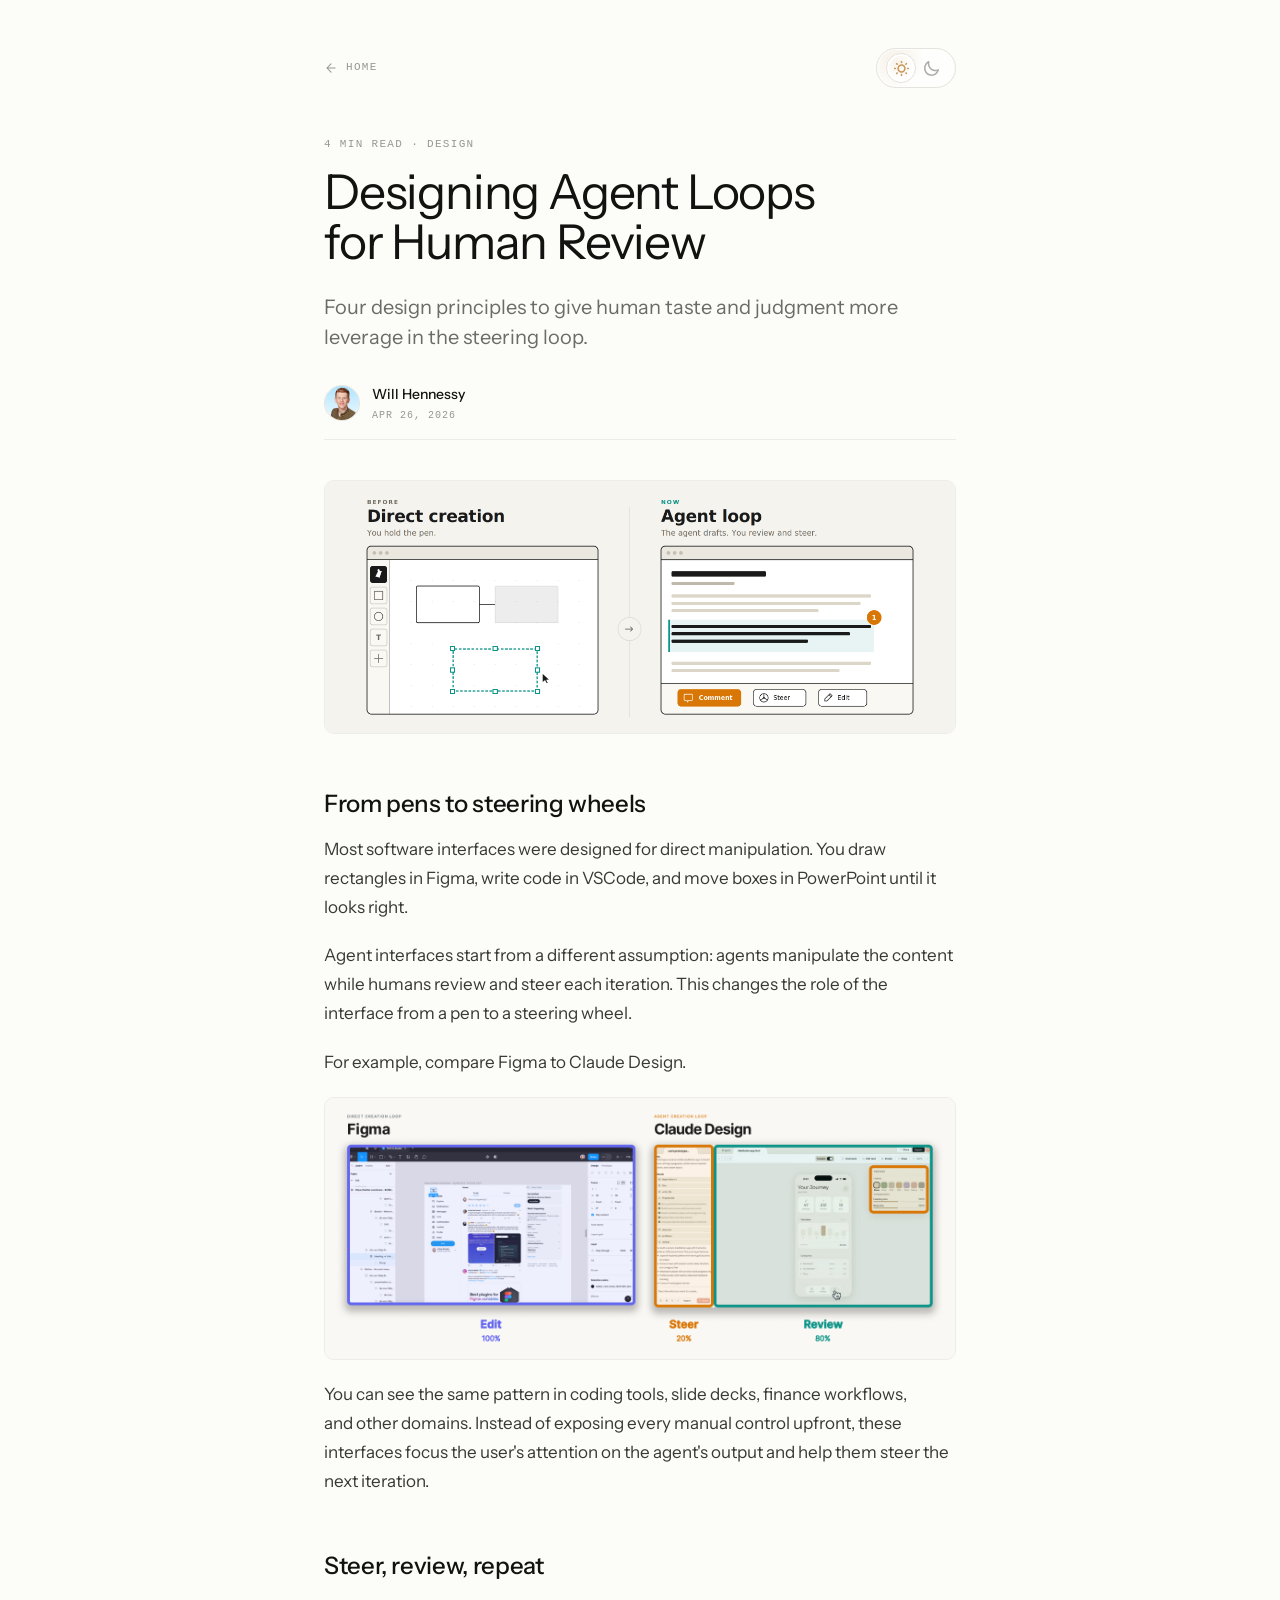
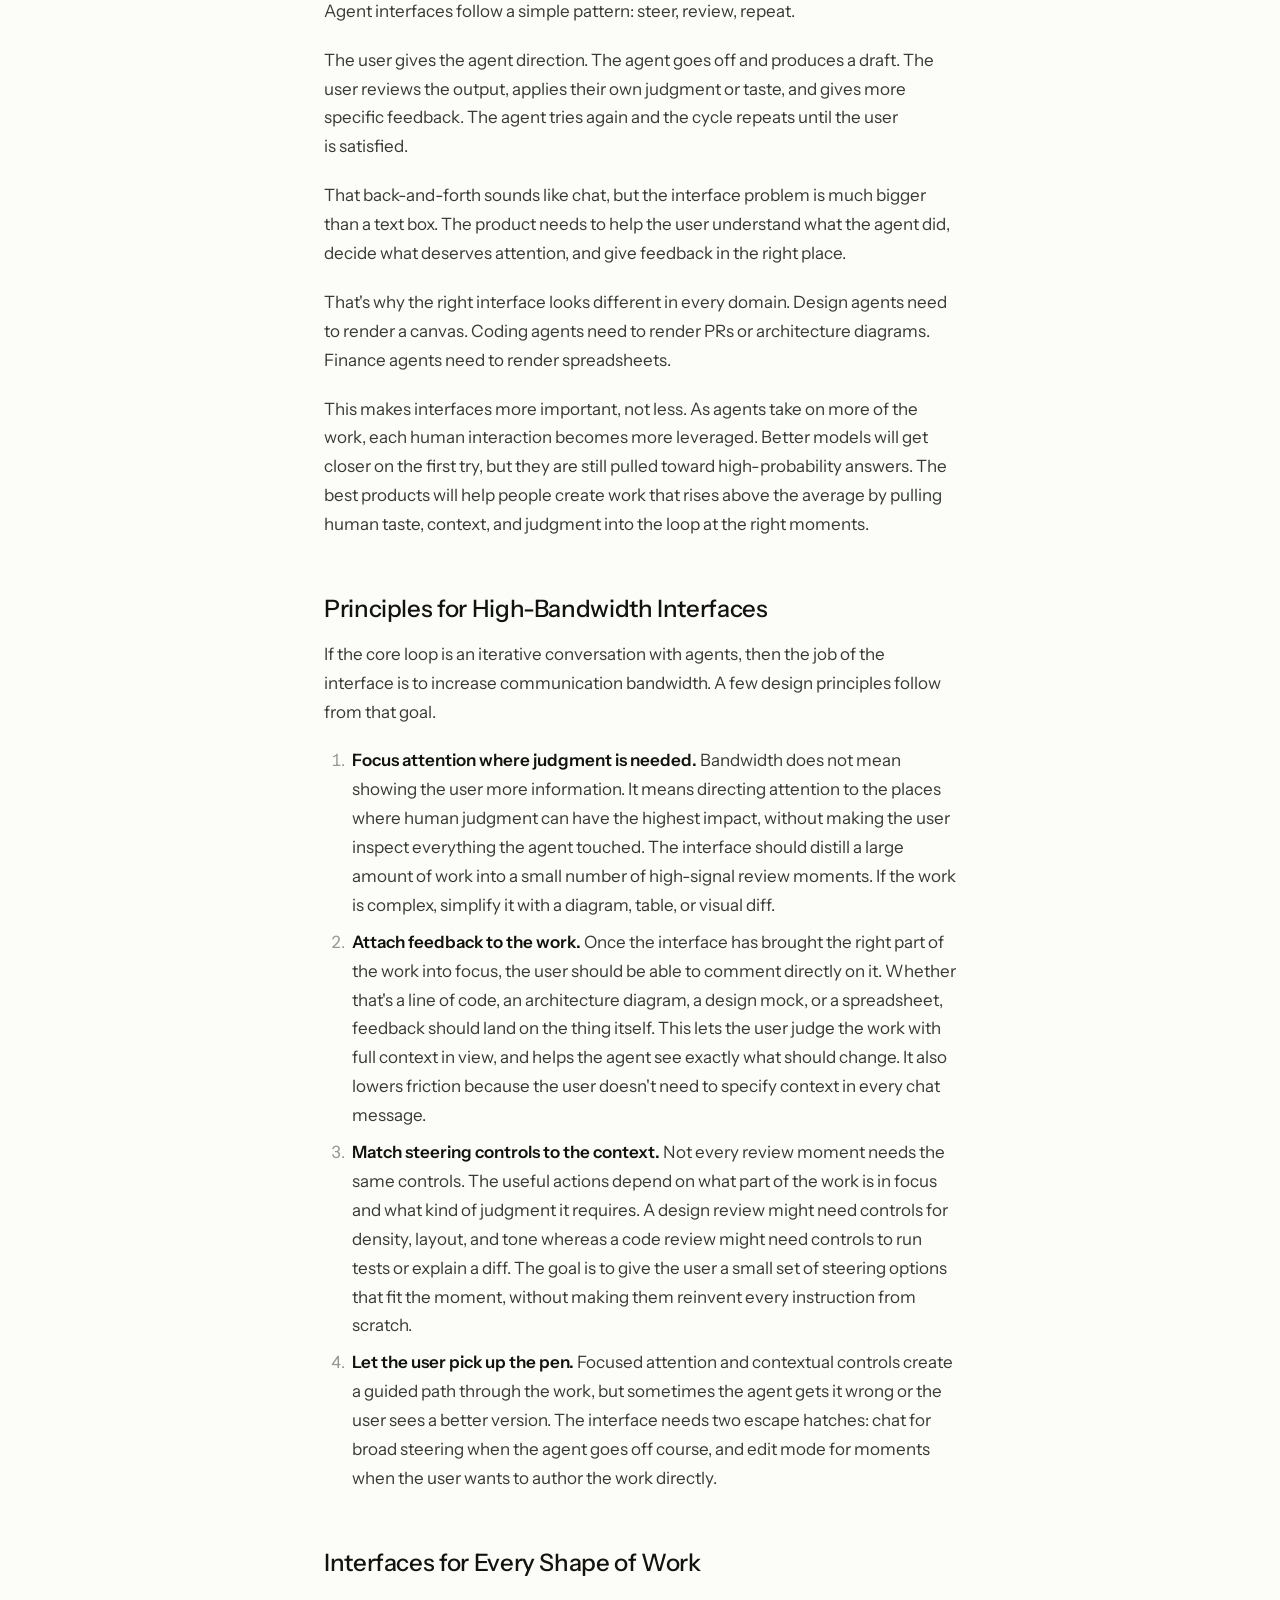
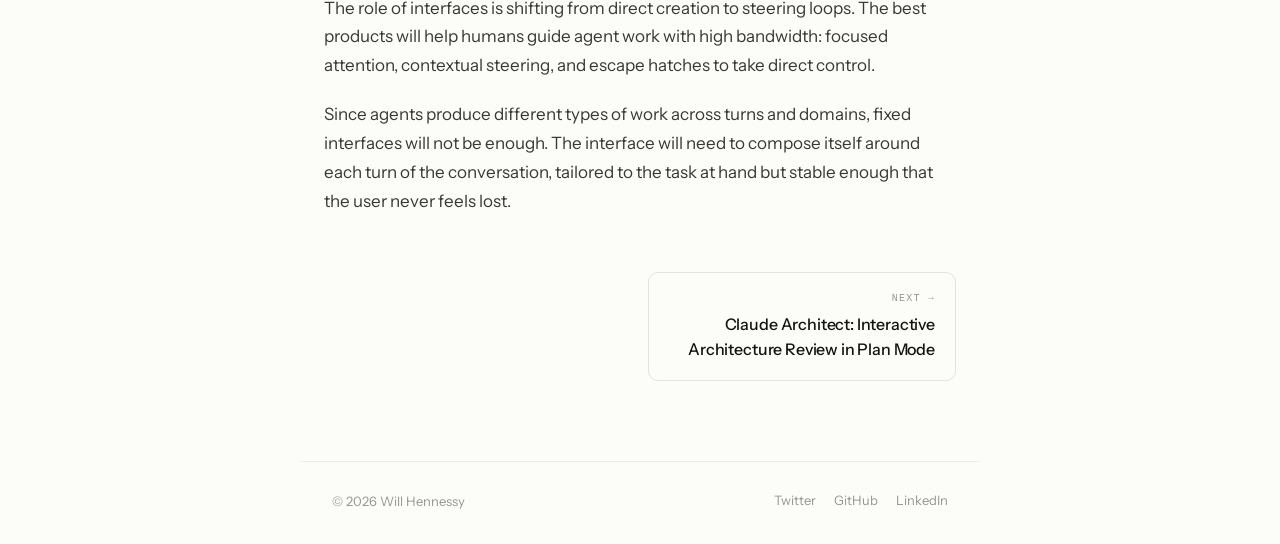
<file: writing/designing-agent-loops.html>
<!DOCTYPE html>
<html lang="en" data-theme="light">
<head>
<meta charset="UTF-8" />
<meta name="viewport" content="width=device-width, initial-scale=1" />
<title>Designing Agent Loops for Human Review — Will Hennessy</title>
<meta name="description" content="Four design principles to give human taste and judgment more leverage in the steering loop." />
<link rel="preconnect" href="https://fonts.googleapis.com">
<link rel="preconnect" href="https://fonts.gstatic.com" crossorigin>
<link href="https://fonts.googleapis.com/css2?family=Instrument+Sans:wght@400;500;600;700&family=Instrument+Serif:ital@0;1&display=swap" rel="stylesheet">
<link rel="icon" href="/favicon.ico" sizes="any">
<link rel="icon" type="image/png" sizes="32x32" href="/favicon-32x32.png">
<link rel="icon" type="image/png" sizes="16x16" href="/favicon-16x16.png">
<link rel="apple-touch-icon" href="/apple-touch-icon.png">
<link rel="icon" type="image/png" sizes="192x192" href="/android-chrome-192x192.png">
<link rel="icon" type="image/png" sizes="512x512" href="/android-chrome-512x512.png">
<link rel="stylesheet" href="../tokens.css" />
<link rel="stylesheet" href="../site.css" />
<script>
  (function () {
    const root = document.documentElement;
    const storageKey = 'theme';
    let theme = null;

    try {
      const stored = localStorage.getItem(storageKey);
      if (stored === 'light' || stored === 'dark') theme = stored;
    } catch (_err) {
      // ignore storage failures in restricted environments
    }

    if (!theme) {
      const prefersDark = window.matchMedia && window.matchMedia('(prefers-color-scheme: dark)').matches;
      theme = prefersDark ? 'dark' : 'light';
    }

    root.setAttribute('data-theme', theme);
  })();
</script>
</head>
<body>
<article class="article">

  <div class="article-toprow">
    <a class="article-back" href="../index.html">
      <svg viewBox="0 0 24 24" fill="none" stroke="currentColor" stroke-width="1.8" stroke-linecap="round" stroke-linejoin="round"><path d="M19 12H5M12 19l-7-7 7-7"/></svg>
      Home
    </a>
    <button
      id="themeToggle"
      class="theme-toggle"
      type="button"
      aria-label="Switch to dark theme"
      aria-pressed="false"
      title="Switch to dark theme"
    >
      <span class="theme-toggle-track" aria-hidden="true">
        <span class="theme-toggle-slot theme-toggle-slot-light">
          <svg viewBox="0 0 24 24" fill="none" aria-hidden="true">
            <path d="M4.368 18L3.516 18.852C3.2925 19.0768 3.16705 19.381 3.16705 19.698C3.16705 20.015 3.2925 20.3192 3.516 20.544C3.74083 20.7675 4.04498 20.893 4.362 20.893C4.67902 20.893 4.98317 20.7675 5.208 20.544L6.06 19.692C6.25659 19.4624 6.35932 19.1671 6.34765 18.8651C6.33599 18.5631 6.21079 18.2766 5.99708 18.0629C5.78336 17.8492 5.49688 17.724 5.19486 17.7123C4.89285 17.7007 4.59756 17.8034 4.368 18V18ZM3.6 12C3.6 11.6817 3.47357 11.3765 3.24853 11.1515C3.02348 10.9264 2.71826 10.8 2.4 10.8H1.2C0.88174 10.8 0.576515 10.9264 0.351472 11.1515C0.126428 11.3765 0 11.6817 0 12C0 12.3183 0.126428 12.6235 0.351472 12.8485C0.576515 13.0736 0.88174 13.2 1.2 13.2H2.4C2.71826 13.2 3.02348 13.0736 3.24853 12.8485C3.47357 12.6235 3.6 12.3183 3.6 12ZM12 3.6C12.3183 3.6 12.6235 3.47357 12.8485 3.24853C13.0736 3.02348 13.2 2.71826 13.2 2.4V1.2C13.2 0.88174 13.0736 0.576515 12.8485 0.351472C12.6235 0.126428 12.3183 0 12 0C11.6817 0 11.3765 0.126428 11.1515 0.351472C10.9264 0.576515 10.8 0.88174 10.8 1.2V2.4C10.8 2.71826 10.9264 3.02348 11.1515 3.24853C11.3765 3.47357 11.6817 3.6 12 3.6ZM4.368 6.06C4.59151 6.28169 4.89319 6.40667 5.208 6.408C5.36593 6.40891 5.52248 6.37864 5.66869 6.31893C5.81489 6.25921 5.94787 6.17122 6.06 6.06C6.2835 5.83517 6.40895 5.53102 6.40895 5.214C6.40895 4.89698 6.2835 4.59283 6.06 4.368L5.208 3.516C4.97844 3.31941 4.68315 3.21668 4.38114 3.22835C4.07912 3.24001 3.79264 3.36521 3.57892 3.57892C3.36521 3.79264 3.24001 4.07912 3.22835 4.38114C3.21668 4.68315 3.31941 4.97844 3.516 5.208L4.368 6.06ZM18.768 6.408C19.0828 6.40667 19.3845 6.28169 19.608 6.06L20.46 5.208C20.5856 5.10042 20.6876 4.96804 20.7597 4.81916C20.8317 4.67029 20.8722 4.50813 20.8786 4.34286C20.8849 4.1776 20.8571 4.0128 20.7968 3.85881C20.7364 3.70482 20.6449 3.56497 20.528 3.44802C20.411 3.33107 20.2712 3.23956 20.1172 3.17924C19.9632 3.11891 19.7984 3.09106 19.6331 3.09744C19.4679 3.10383 19.3057 3.1443 19.1568 3.21633C19.008 3.28836 18.8756 3.39038 18.768 3.516L18 4.368C17.7765 4.59283 17.651 4.89698 17.651 5.214C17.651 5.53102 17.7765 5.83517 18 6.06C18.2116 6.27043 18.4939 6.3945 18.792 6.408H18.768ZM22.8 10.8H21.6C21.2817 10.8 20.9765 10.9264 20.7515 11.1515C20.5264 11.3765 20.4 11.6817 20.4 12C20.4 12.3183 20.5264 12.6235 20.7515 12.8485C20.9765 13.0736 21.2817 13.2 21.6 13.2H22.8C23.1183 13.2 23.4235 13.0736 23.6485 12.8485C23.8736 12.6235 24 12.3183 24 12C24 11.6817 23.8736 11.3765 23.6485 11.1515C23.4235 10.9264 23.1183 10.8 22.8 10.8ZM12 20.4C11.6817 20.4 11.3765 20.5264 11.1515 20.7515C10.9264 20.9765 10.8 21.2817 10.8 21.6V22.8C10.8 23.1183 10.9264 23.4235 11.1515 23.6485C11.3765 23.8736 11.6817 24 12 24C12.3183 24 12.6235 23.8736 12.8485 23.6485C13.0736 23.4235 13.2 23.1183 13.2 22.8V21.6C13.2 21.2817 13.0736 20.9765 12.8485 20.7515C12.6235 20.5264 12.3183 20.4 12 20.4ZM19.632 18C19.404 17.8732 19.1409 17.8241 18.8826 17.8602C18.6242 17.8964 18.3846 18.0157 18.2002 18.2002C18.0157 18.3846 17.8964 18.6242 17.8602 18.8826C17.8241 19.1409 17.8732 19.404 18 19.632L18.852 20.484C19.0768 20.7075 19.381 20.833 19.698 20.833C20.015 20.833 20.3192 20.7075 20.544 20.484C20.7675 20.2592 20.893 19.955 20.893 19.638C20.893 19.321 20.7675 19.0168 20.544 18.792L19.632 18ZM12 5.4C10.6946 5.4 9.4186 5.78708 8.33324 6.5123C7.24787 7.23752 6.40193 8.2683 5.9024 9.47429C5.40286 10.6803 5.27215 12.0073 5.52682 13.2876C5.78148 14.5679 6.41007 15.7439 7.3331 16.6669C8.25612 17.5899 9.43213 18.2185 10.7124 18.4732C11.9927 18.7278 13.3197 18.5971 14.5257 18.0976C15.7317 17.5981 16.7625 16.7521 17.4877 15.6668C18.2129 14.5814 18.6 13.3054 18.6 12C18.5968 10.2505 17.9005 8.57365 16.6634 7.3366C15.4263 6.09955 13.7495 5.40317 12 5.4ZM12 16.2C11.1693 16.2 10.3573 15.9537 9.6666 15.4922C8.97592 15.0307 8.43759 14.3747 8.11971 13.6073C7.80182 12.8398 7.71864 11.9953 7.8807 11.1806C8.04276 10.3659 8.44277 9.61753 9.03015 9.03015C9.61753 8.44277 10.3659 8.04276 11.1806 7.8807C11.9953 7.71864 12.8398 7.80182 13.6073 8.11971C14.3747 8.43759 15.0307 8.97592 15.4922 9.6666C15.9537 10.3573 16.2 11.1693 16.2 12C16.2 13.1139 15.7575 14.1822 14.9698 14.9698C14.1822 15.7575 13.1139 16.2 12 16.2V16.2Z" fill="currentColor"/>
          </svg>
        </span>
        <span class="theme-toggle-slot theme-toggle-slot-dark">
          <svg viewBox="0 0 24 24" fill="none" aria-hidden="true">
            <path d="M23.5286 13.2059C23.3555 13.0587 23.1457 12.9645 22.9231 12.9339C22.7005 12.9034 22.4741 12.9378 22.2695 13.0332C21.0016 13.6302 19.6229 13.9375 18.2285 13.9339C15.649 13.9307 13.1754 12.8783 11.3469 11.0061C9.51847 9.13384 8.4835 6.59371 8.46768 3.93951C8.47314 3.10767 8.57376 2.27938 8.76745 1.47175C8.80856 1.25649 8.79314 1.03384 8.72279 0.82675C8.65245 0.619657 8.52971 0.435608 8.36724 0.293564C8.20476 0.151519 8.00842 0.0566175 7.79844 0.0186347C7.58846 -0.019348 7.37244 0.000962081 7.17263 0.0774727C5.2928 0.947243 3.65869 2.29445 2.42383 3.99255C1.18896 5.69064 0.393863 7.68387 0.113232 9.78499C-0.167398 11.8861 0.0756479 14.0262 0.819538 16.0041C1.56343 17.982 2.78375 19.7329 4.36585 21.0922C5.94795 22.4516 7.83991 23.3748 9.86398 23.7751C11.8881 24.1754 13.9778 24.0397 15.9369 23.3808C17.896 22.7218 19.6602 21.5612 21.0637 20.008C22.4672 18.4548 23.4639 16.56 23.9603 14.5015C24.0207 14.2658 24.012 14.017 23.9352 13.7864C23.8584 13.5559 23.7169 13.3539 23.5286 13.2059V13.2059ZM12.137 21.4606C10.1246 21.446 8.16574 20.7916 6.52869 19.5872C4.89164 18.3828 3.65641 16.6871 2.99212 14.7324C2.32783 12.7777 2.26695 10.6594 2.81783 8.66773C3.36871 6.67603 4.50441 4.90822 6.06944 3.60636V3.93951C6.07261 7.25677 7.35467 10.4372 9.63425 12.7829C11.9138 15.1285 15.0047 16.4478 18.2285 16.451C19.0749 16.4542 19.9192 16.3632 20.7467 16.1796C19.9192 17.7904 18.6799 19.1382 17.1627 20.0776C15.6454 21.0169 13.9077 21.5122 12.137 21.5099V21.4606Z" fill="currentColor"/>
          </svg>
        </span>
        <span class="theme-toggle-thumb">
          <span class="theme-toggle-thumb-icon theme-toggle-thumb-icon-sun">
            <svg viewBox="0 0 24 24" fill="none" aria-hidden="true">
              <path d="M4.368 18L3.516 18.852C3.2925 19.0768 3.16705 19.381 3.16705 19.698C3.16705 20.015 3.2925 20.3192 3.516 20.544C3.74083 20.7675 4.04498 20.893 4.362 20.893C4.67902 20.893 4.98317 20.7675 5.208 20.544L6.06 19.692C6.25659 19.4624 6.35932 19.1671 6.34765 18.8651C6.33599 18.5631 6.21079 18.2766 5.99708 18.0629C5.78336 17.8492 5.49688 17.724 5.19486 17.7123C4.89285 17.7007 4.59756 17.8034 4.368 18V18ZM3.6 12C3.6 11.6817 3.47357 11.3765 3.24853 11.1515C3.02348 10.9264 2.71826 10.8 2.4 10.8H1.2C0.88174 10.8 0.576515 10.9264 0.351472 11.1515C0.126428 11.3765 0 11.6817 0 12C0 12.3183 0.126428 12.6235 0.351472 12.8485C0.576515 13.0736 0.88174 13.2 1.2 13.2H2.4C2.71826 13.2 3.02348 13.0736 3.24853 12.8485C3.47357 12.6235 3.6 12.3183 3.6 12ZM12 3.6C12.3183 3.6 12.6235 3.47357 12.8485 3.24853C13.0736 3.02348 13.2 2.71826 13.2 2.4V1.2C13.2 0.88174 13.0736 0.576515 12.8485 0.351472C12.6235 0.126428 12.3183 0 12 0C11.6817 0 11.3765 0.126428 11.1515 0.351472C10.9264 0.576515 10.8 0.88174 10.8 1.2V2.4C10.8 2.71826 10.9264 3.02348 11.1515 3.24853C11.3765 3.47357 11.6817 3.6 12 3.6ZM4.368 6.06C4.59151 6.28169 4.89319 6.40667 5.208 6.408C5.36593 6.40891 5.52248 6.37864 5.66869 6.31893C5.81489 6.25921 5.94787 6.17122 6.06 6.06C6.2835 5.83517 6.40895 5.53102 6.40895 5.214C6.40895 4.89698 6.2835 4.59283 6.06 4.368L5.208 3.516C4.97844 3.31941 4.68315 3.21668 4.38114 3.22835C4.07912 3.24001 3.79264 3.36521 3.57892 3.57892C3.36521 3.79264 3.24001 4.07912 3.22835 4.38114C3.21668 4.68315 3.31941 4.97844 3.516 5.208L4.368 6.06ZM18.768 6.408C19.0828 6.40667 19.3845 6.28169 19.608 6.06L20.46 5.208C20.5856 5.10042 20.6876 4.96804 20.7597 4.81916C20.8317 4.67029 20.8722 4.50813 20.8786 4.34286C20.8849 4.1776 20.8571 4.0128 20.7968 3.85881C20.7364 3.70482 20.6449 3.56497 20.528 3.44802C20.411 3.33107 20.2712 3.23956 20.1172 3.17924C19.9632 3.11891 19.7984 3.09106 19.6331 3.09744C19.4679 3.10383 19.3057 3.1443 19.1568 3.21633C19.008 3.28836 18.8756 3.39038 18.768 3.516L18 4.368C17.7765 4.59283 17.651 4.89698 17.651 5.214C17.651 5.53102 17.7765 5.83517 18 6.06C18.2116 6.27043 18.4939 6.3945 18.792 6.408H18.768ZM22.8 10.8H21.6C21.2817 10.8 20.9765 10.9264 20.7515 11.1515C20.5264 11.3765 20.4 11.6817 20.4 12C20.4 12.3183 20.5264 12.6235 20.7515 12.8485C20.9765 13.0736 21.2817 13.2 21.6 13.2H22.8C23.1183 13.2 23.4235 13.0736 23.6485 12.8485C23.8736 12.6235 24 12.3183 24 12C24 11.6817 23.8736 11.3765 23.6485 11.1515C23.4235 10.9264 23.1183 10.8 22.8 10.8ZM12 20.4C11.6817 20.4 11.3765 20.5264 11.1515 20.7515C10.9264 20.9765 10.8 21.2817 10.8 21.6V22.8C10.8 23.1183 10.9264 23.4235 11.1515 23.6485C11.3765 23.8736 11.6817 24 12 24C12.3183 24 12.6235 23.8736 12.8485 23.6485C13.0736 23.4235 13.2 23.1183 13.2 22.8V21.6C13.2 21.2817 13.0736 20.9765 12.8485 20.7515C12.6235 20.5264 12.3183 20.4 12 20.4ZM19.632 18C19.404 17.8732 19.1409 17.8241 18.8826 17.8602C18.6242 17.8964 18.3846 18.0157 18.2002 18.2002C18.0157 18.3846 17.8964 18.6242 17.8602 18.8826C17.8241 19.1409 17.8732 19.404 18 19.632L18.852 20.484C19.0768 20.7075 19.381 20.833 19.698 20.833C20.015 20.833 20.3192 20.7075 20.544 20.484C20.7675 20.2592 20.893 19.955 20.893 19.638C20.893 19.321 20.7675 19.0168 20.544 18.792L19.632 18ZM12 5.4C10.6946 5.4 9.4186 5.78708 8.33324 6.5123C7.24787 7.23752 6.40193 8.2683 5.9024 9.47429C5.40286 10.6803 5.27215 12.0073 5.52682 13.2876C5.78148 14.5679 6.41007 15.7439 7.3331 16.6669C8.25612 17.5899 9.43213 18.2185 10.7124 18.4732C11.9927 18.7278 13.3197 18.5971 14.5257 18.0976C15.7317 17.5981 16.7625 16.7521 17.4877 15.6668C18.2129 14.5814 18.6 13.3054 18.6 12C18.5968 10.2505 17.9005 8.57365 16.6634 7.3366C15.4263 6.09955 13.7495 5.40317 12 5.4ZM12 16.2C11.1693 16.2 10.3573 15.9537 9.6666 15.4922C8.97592 15.0307 8.43759 14.3747 8.11971 13.6073C7.80182 12.8398 7.71864 11.9953 7.8807 11.1806C8.04276 10.3659 8.44277 9.61753 9.03015 9.03015C9.61753 8.44277 10.3659 8.04276 11.1806 7.8807C11.9953 7.71864 12.8398 7.80182 13.6073 8.11971C14.3747 8.43759 15.0307 8.97592 15.4922 9.6666C15.9537 10.3573 16.2 11.1693 16.2 12C16.2 13.1139 15.7575 14.1822 14.9698 14.9698C14.1822 15.7575 13.1139 16.2 12 16.2V16.2Z" fill="currentColor"/>
            </svg>
          </span>
          <span class="theme-toggle-thumb-icon theme-toggle-thumb-icon-moon">
            <svg viewBox="0 0 24 24" fill="none" aria-hidden="true">
              <path d="M23.5286 13.2059C23.3555 13.0587 23.1457 12.9645 22.9231 12.9339C22.7005 12.9034 22.4741 12.9378 22.2695 13.0332C21.0016 13.6302 19.6229 13.9375 18.2285 13.9339C15.649 13.9307 13.1754 12.8783 11.3469 11.0061C9.51847 9.13384 8.4835 6.59371 8.46768 3.93951C8.47314 3.10767 8.57376 2.27938 8.76745 1.47175C8.80856 1.25649 8.79314 1.03384 8.72279 0.82675C8.65245 0.619657 8.52971 0.435608 8.36724 0.293564C8.20476 0.151519 8.00842 0.0566175 7.79844 0.0186347C7.58846 -0.019348 7.37244 0.000962081 7.17263 0.0774727C5.2928 0.947243 3.65869 2.29445 2.42383 3.99255C1.18896 5.69064 0.393863 7.68387 0.113232 9.78499C-0.167398 11.8861 0.0756479 14.0262 0.819538 16.0041C1.56343 17.982 2.78375 19.7329 4.36585 21.0922C5.94795 22.4516 7.83991 23.3748 9.86398 23.7751C11.8881 24.1754 13.9778 24.0397 15.9369 23.3808C17.896 22.7218 19.6602 21.5612 21.0637 20.008C22.4672 18.4548 23.4639 16.56 23.9603 14.5015C24.0207 14.2658 24.012 14.017 23.9352 13.7864C23.8584 13.5559 23.7169 13.3539 23.5286 13.2059V13.2059ZM12.137 21.4606C10.1246 21.446 8.16574 20.7916 6.52869 19.5872C4.89164 18.3828 3.65641 16.6871 2.99212 14.7324C2.32783 12.7777 2.26695 10.6594 2.81783 8.66773C3.36871 6.67603 4.50441 4.90822 6.06944 3.60636V3.93951C6.07261 7.25677 7.35467 10.4372 9.63425 12.7829C11.9138 15.1285 15.0047 16.4478 18.2285 16.451C19.0749 16.4542 19.9192 16.3632 20.7467 16.1796C19.9192 17.7904 18.6799 19.1382 17.1627 20.0776C15.6454 21.0169 13.9077 21.5122 12.137 21.5099V21.4606Z" fill="currentColor"/>
            </svg>
          </span>
        </span>
      </span>
    </button>
  </div>

  <header>
    <p class="article-meta">4 min read · Design</p>
    <h1 class="article-title">Designing Agent Loops for Human Review</h1>
    <p class="article-lede">Four design principles to give human taste and judgment more leverage in the steering loop.</p>

    <div class="article-byline">
      <div class="article-byline-avatar">
        <img src="../assets/headshot.jpg" alt="Portrait of Will Hennessy" onerror="this.style.display='none'" />
      </div>
      <div>
        <p class="article-byline-name">Will Hennessy</p>
        <p class="article-byline-meta">Apr 26, 2026</p>
      </div>
    </div>
  </header>

  <div class="article-body">
<p><img alt="agent-loop-social-5x2" src="../assets/posts/designing-agent-loops/agent-loop-social-5x2.png" /></p>
<h2>From pens to steering wheels</h2>
<p>Most software interfaces were designed for direct manipulation. You draw rectangles in Figma, write code in VSCode, and move boxes in PowerPoint until it looks right.</p>
<p>Agent interfaces start from a different assumption: agents manipulate the content while humans review and steer each iteration. This changes the role of the interface from a pen to a steering wheel.</p>
<p>For example, compare Figma to Claude Design.</p>
<p><img alt="image-20260426131034567" src="../assets/posts/designing-agent-loops/image-20260426131034567.png" /></p>
<p>You can see the same pattern in coding tools, slide decks, finance workflows, and other domains. Instead of exposing every manual control upfront, these interfaces focus the user's attention on the agent's output and help them steer the next iteration.</p>
<h2>Steer, review, repeat</h2>
<p>Agent interfaces follow a simple pattern: steer, review, repeat. </p>
<p>The user gives the agent direction. The agent goes off and produces a draft. The user reviews the output, applies their own judgment or taste, and gives more specific feedback. The agent tries again and the cycle repeats until the user is satisfied.</p>
<p>That back-and-forth sounds like chat, but the interface problem is much bigger than a text box. The product needs to help the user understand what the agent did, decide what deserves attention, and give feedback in the right place. </p>
<p>That's why the right interface looks different in every domain. Design agents need to render a canvas. Coding agents need to render PRs or architecture diagrams. Finance agents need to render spreadsheets.</p>
<p>This makes interfaces more important, not less. As agents take on more of the work, each human interaction becomes more leveraged. Better models will get closer on the first try, but they are still pulled toward high-probability answers. The best products will help people create work that rises above the average by pulling human taste, context, and judgment into the loop at the right moments.</p>
<h2>Principles for High-Bandwidth Interfaces</h2>
<p>If the core loop is an iterative conversation with agents, then the job of the interface is to increase communication bandwidth. A few design principles follow from that goal.</p>
<ol>
<li><strong>Focus attention where judgment is needed.</strong> Bandwidth does not mean showing the user more information. It means directing attention to the places where human judgment can have the highest impact, without making the user inspect everything the agent touched. The interface should distill a large amount of work into a small number of high-signal review moments. If the work is complex, simplify it with a diagram, table, or visual diff.</li>
<li><strong>Attach feedback to the work.</strong> Once the interface has brought the right part of the work into focus, the user should be able to comment directly on it. Whether that's a line of code, an architecture diagram, a design mock, or a spreadsheet, feedback should land on the thing itself. This lets the user judge the work with full context in view, and helps the agent see exactly what should change. It also lowers friction because the user doesn't need to specify context in every chat message.</li>
<li><strong>Match steering controls to the context.</strong> Not every review moment needs the same controls. The useful actions depend on what part of the work is in focus and what kind of judgment it requires. A design review might need controls for density, layout, and tone whereas a code review might need controls to run tests or explain a diff. The goal is to give the user a small set of steering options that fit the moment, without making them reinvent every instruction from scratch.</li>
<li><strong>Let the user pick up the pen.</strong> Focused attention and contextual controls create a guided path through the work, but sometimes the agent gets it wrong or the user sees a better version. The interface needs two escape hatches:  chat for broad steering when the agent goes off course, and edit mode for moments when the user wants to author the work directly.</li>
</ol>
<h2>Interfaces for Every Shape of Work</h2>
<p>The role of interfaces is shifting from direct creation to steering loops. The best products will help humans guide agent work with high bandwidth: focused attention, contextual steering, and escape hatches to take direct control.</p>
<p>Since agents produce different types of work across turns and domains, fixed interfaces will not be enough. The interface will need to compose itself around each turn of the conversation, tailored to the task at hand but stable enough that the user never feels lost.</p>
  </div>

  <nav class="article-nav" aria-label="More writing">
    <span></span>
    <a class="article-nav-link next" href="introducing-architect.html"><span class="article-nav-label">Next →</span><p class="article-nav-title">Claude Architect: Interactive Architecture Review in Plan Mode</p></a>
  </nav>

</article>

<footer class="footer" style="max-width: 680px; margin: 0 auto; padding-left: 32px; padding-right: 32px; padding-bottom: 32px;">
  <div>© 2026 Will Hennessy</div>
  <div class="footer-social">
    <a href="https://x.com/WillHennessy_">Twitter</a>
    <a href="https://github.com/willhennessy">GitHub</a>
    <a href="https://www.linkedin.com/in/hennessywill/">LinkedIn</a>
  </div>
</footer>
<script>
  const THEME_STORAGE_KEY = 'theme';

  function $(id) {
    return document.getElementById(id);
  }

  function storedTheme() {
    try {
      const value = localStorage.getItem(THEME_STORAGE_KEY);
      return value === 'light' || value === 'dark' ? value : null;
    } catch (_err) {
      return null;
    }
  }

  function currentTheme() {
    return document.documentElement.getAttribute('data-theme') === 'dark' ? 'dark' : 'light';
  }

  function setTheme(theme, persist) {
    const nextTheme = theme === 'dark' ? 'dark' : 'light';
    document.documentElement.setAttribute('data-theme', nextTheme);
    if (persist) {
      try {
        localStorage.setItem(THEME_STORAGE_KEY, nextTheme);
      } catch (_err) {
        // ignore storage failures in restricted environments
      }
    }
    updateThemeToggle();
  }

  function updateThemeToggle() {
    const toggle = $('themeToggle');
    if (!toggle) return;
    const theme = currentTheme();
    const nextTheme = theme === 'dark' ? 'light' : 'dark';
    toggle.setAttribute('data-current-theme', theme);
    toggle.setAttribute('data-next-theme', nextTheme);
    toggle.setAttribute('aria-label', 'Switch to ' + nextTheme + ' theme');
    toggle.setAttribute('title', 'Switch to ' + nextTheme + ' theme');
    toggle.setAttribute('aria-pressed', theme === 'dark' ? 'true' : 'false');
  }

  $('themeToggle').addEventListener('click', function () {
    setTheme(currentTheme() === 'dark' ? 'light' : 'dark', true);
  });

  if (window.matchMedia) {
    const media = window.matchMedia('(prefers-color-scheme: dark)');
    const syncSystemTheme = function (event) {
      if (storedTheme()) return;
      setTheme(event.matches ? 'dark' : 'light', false);
    };
    if (typeof media.addEventListener === 'function') media.addEventListener('change', syncSystemTheme);
    else if (typeof media.addListener === 'function') media.addListener(syncSystemTheme);
  }

  updateThemeToggle();
</script>
</body>
</html>
</file>
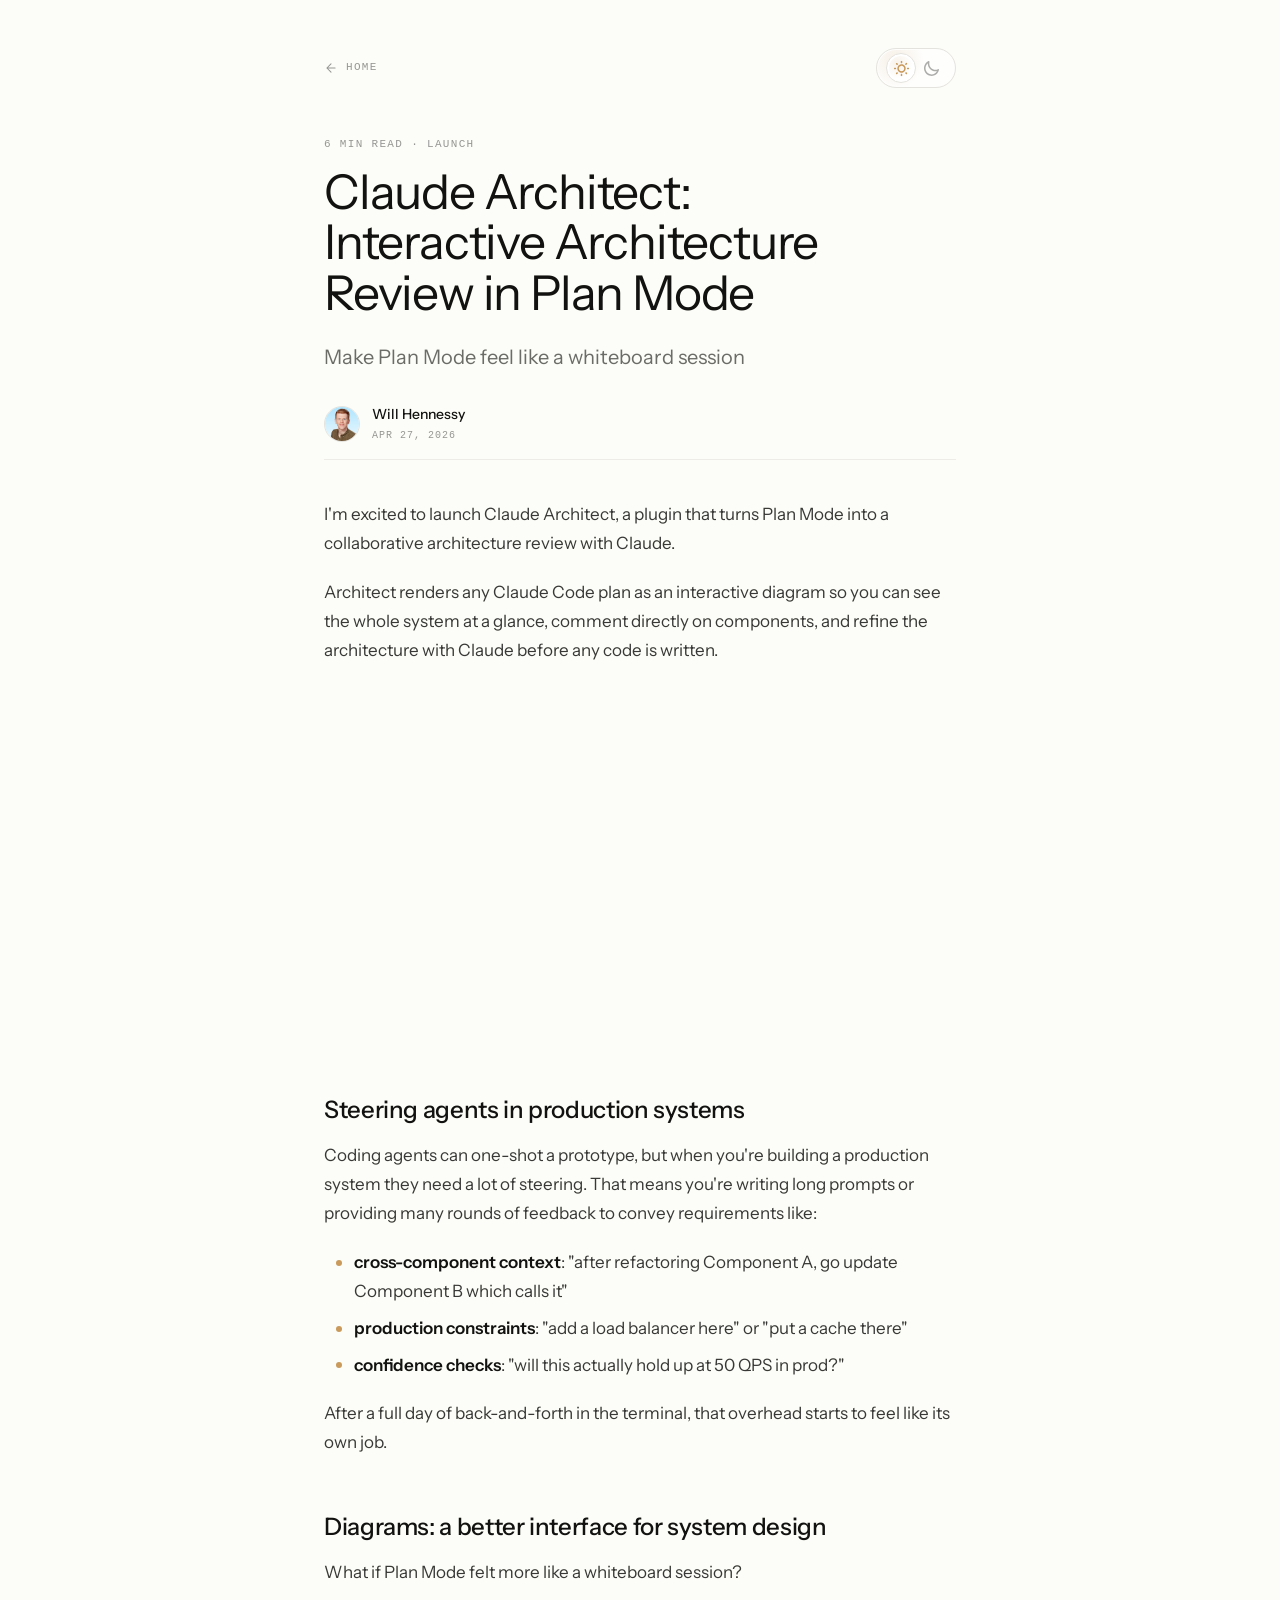
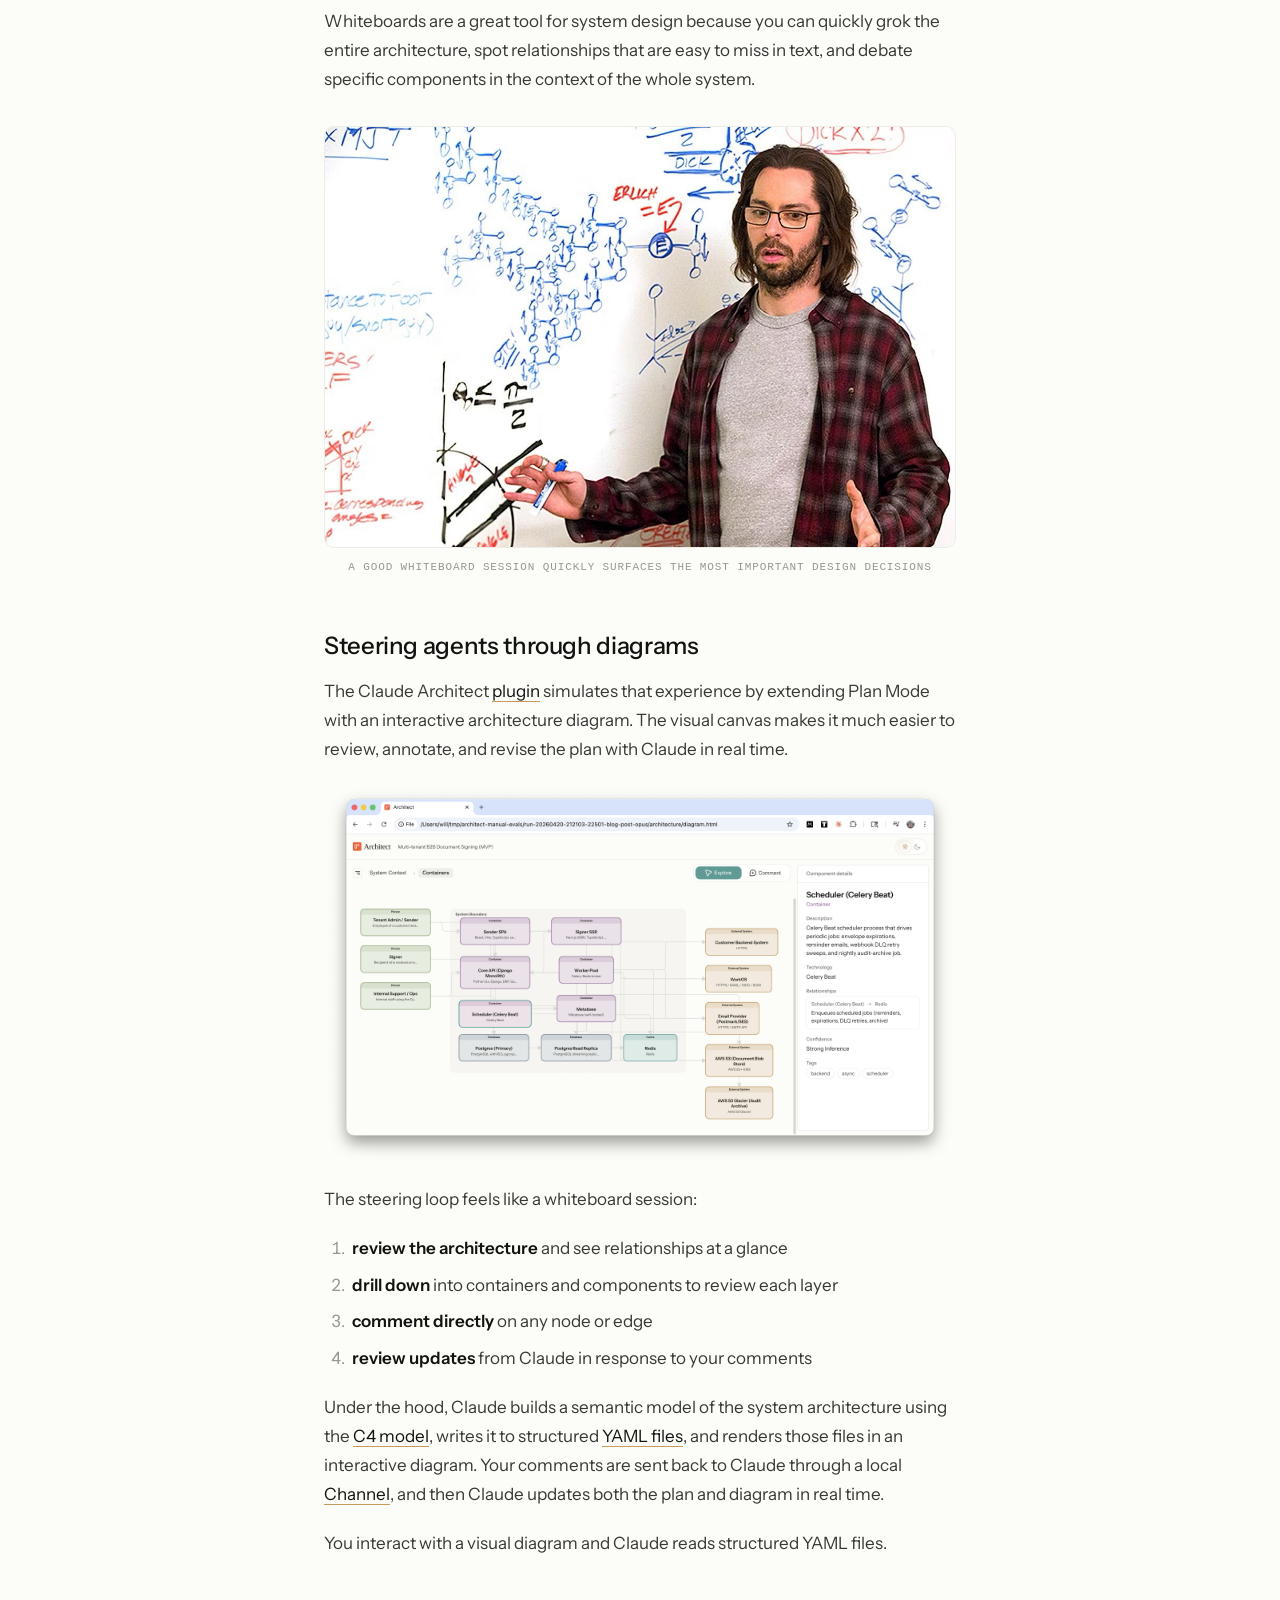
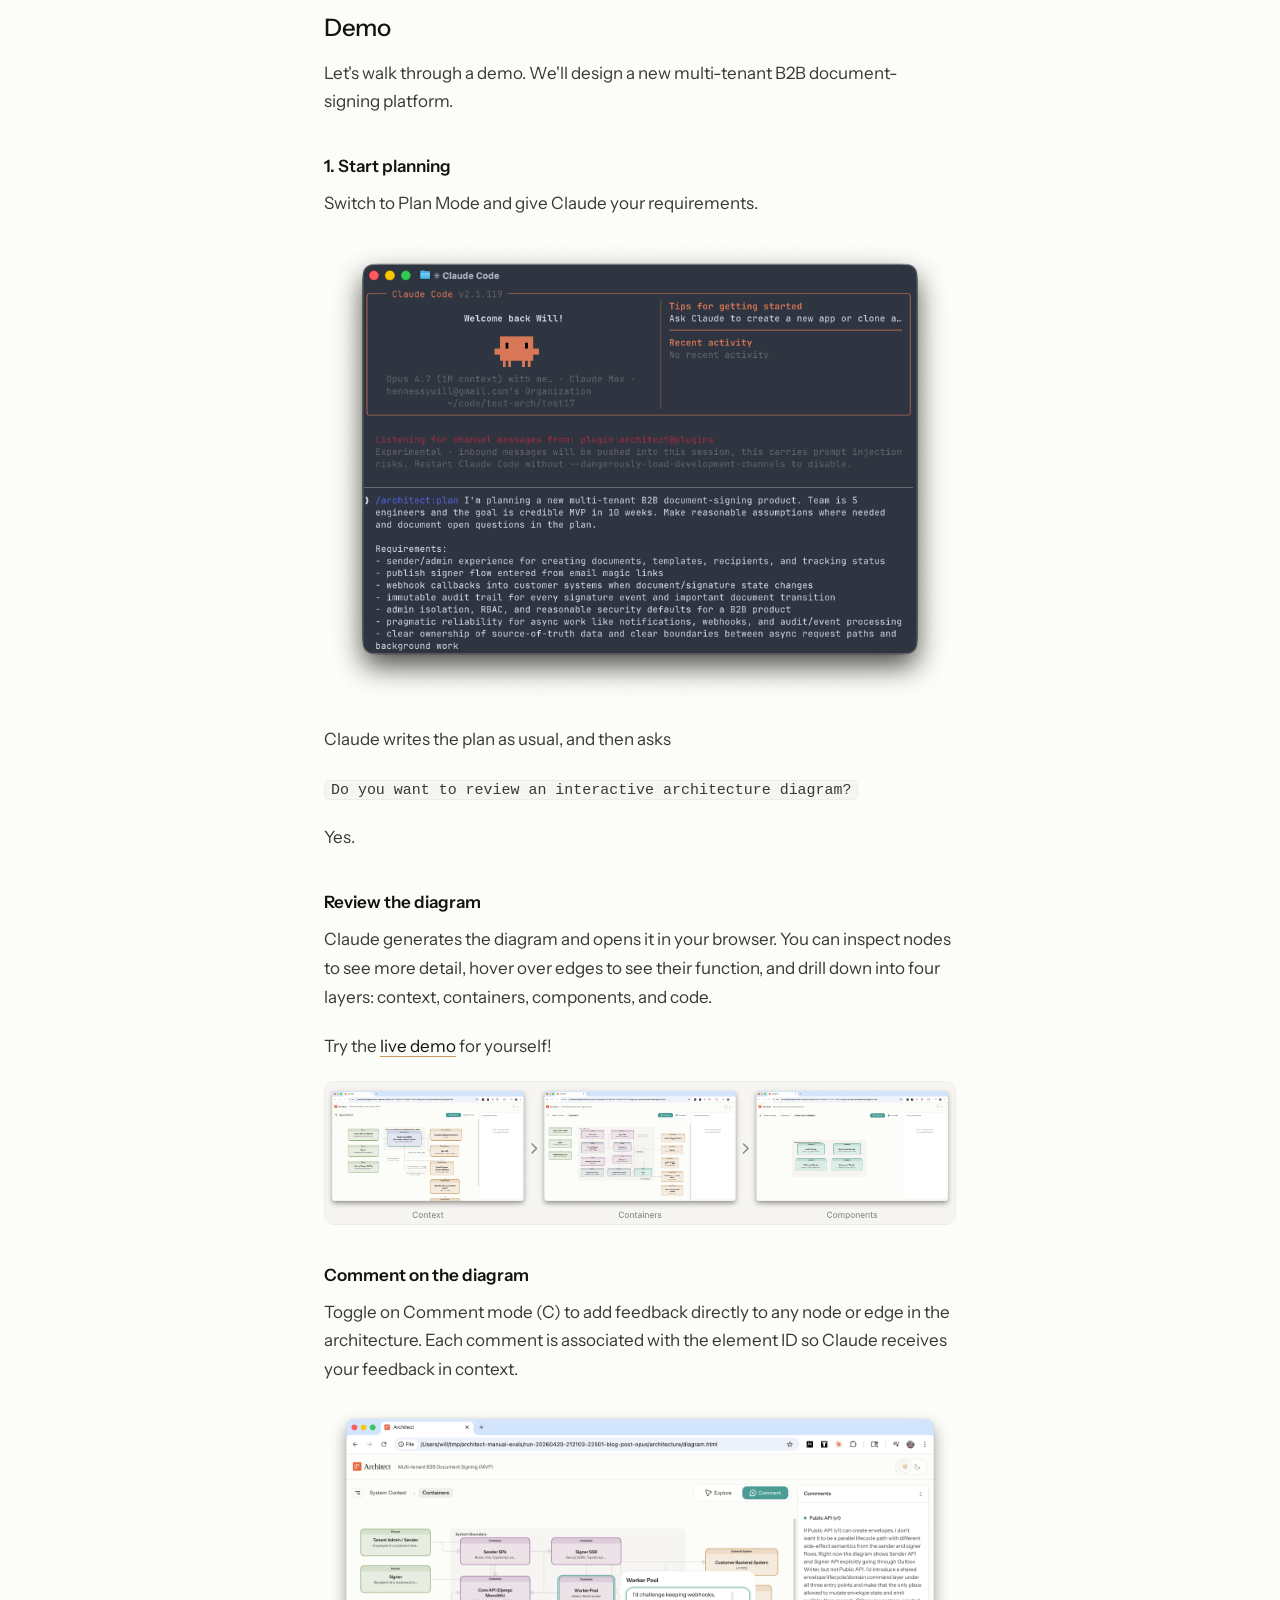
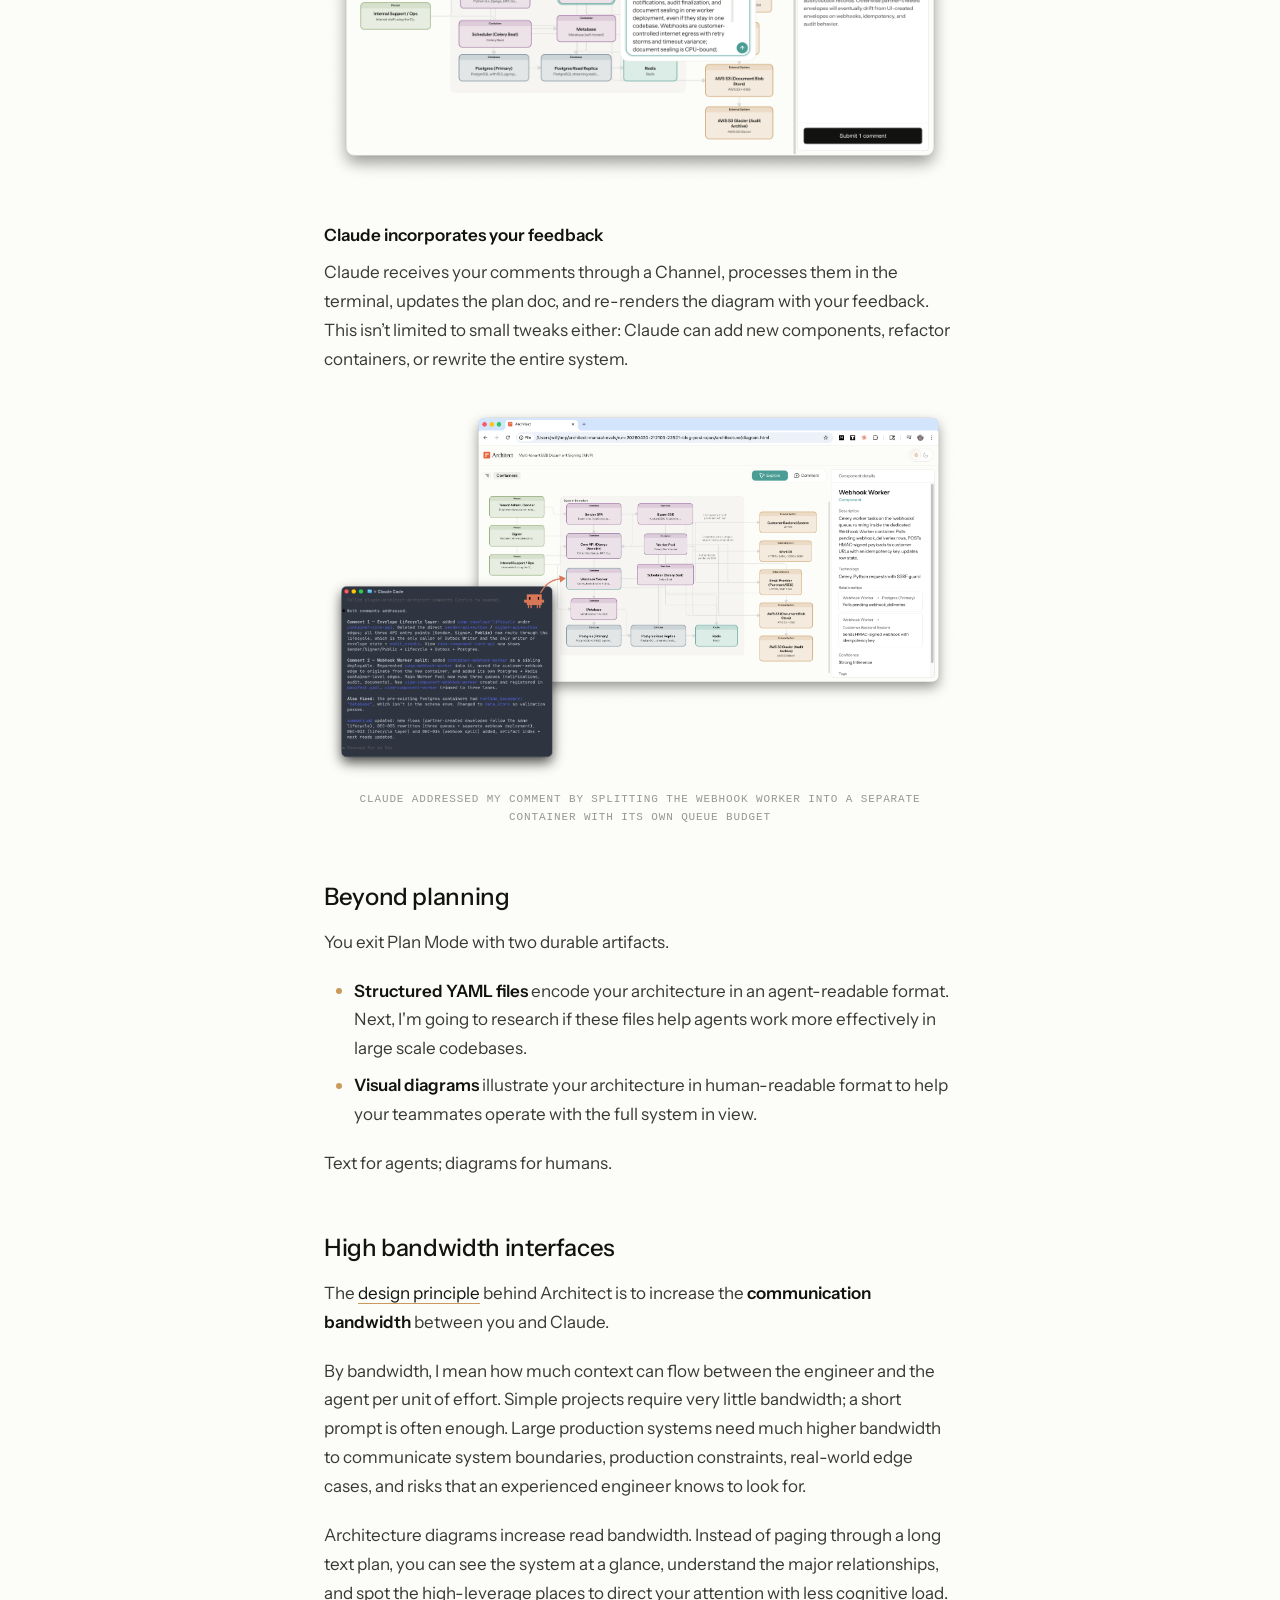
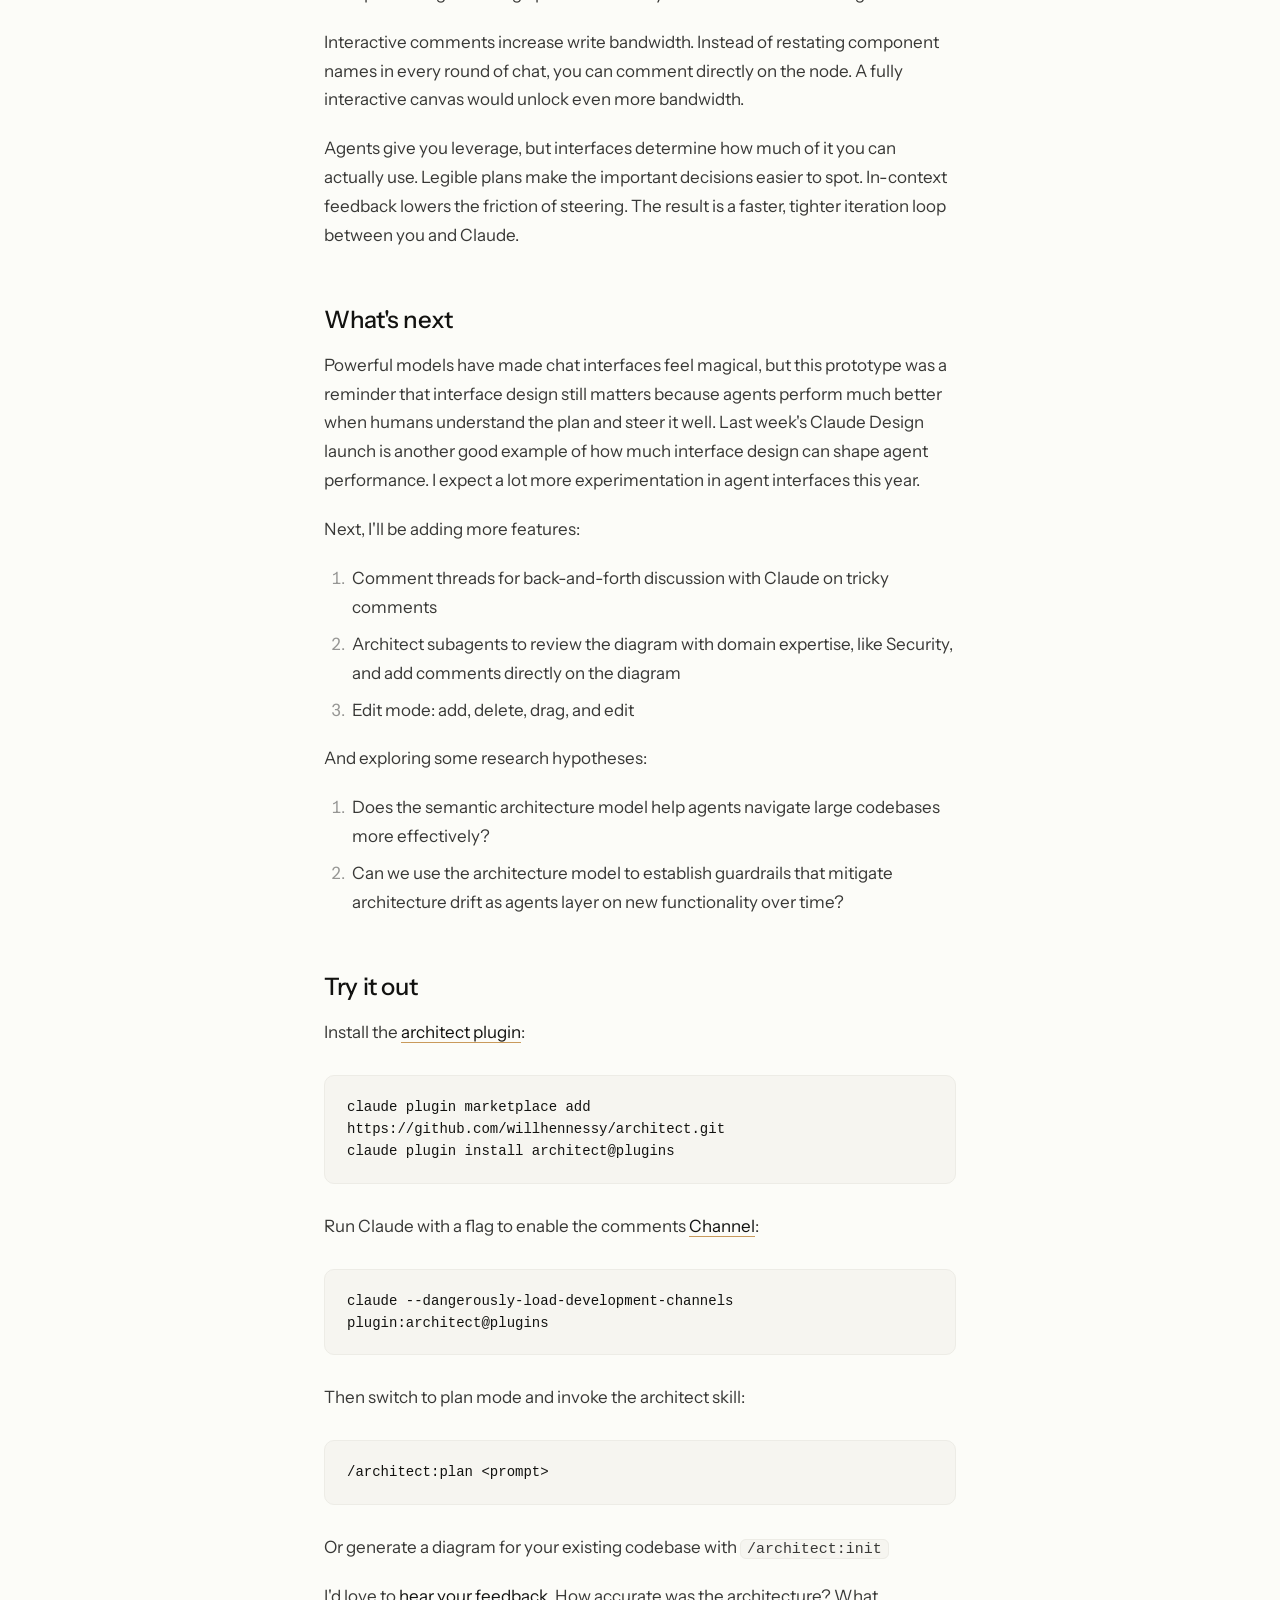
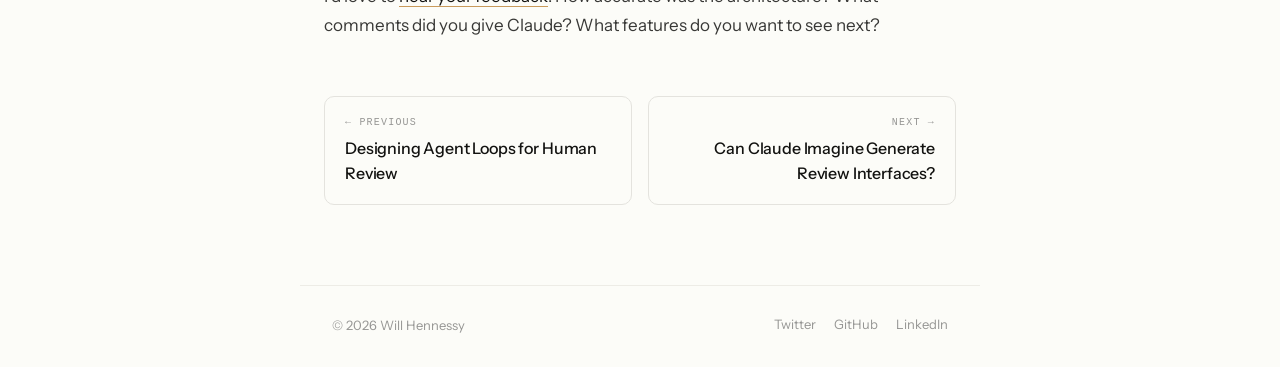
<file: writing/introducing-architect.html>
<!DOCTYPE html>
<html lang="en" data-theme="light">
<head>
<meta charset="UTF-8" />
<meta name="viewport" content="width=device-width, initial-scale=1" />
<title>Claude Architect: Interactive Architecture Review in Plan Mode — Will Hennessy</title>
<meta name="description" content="Claude Architect turns Plan Mode into a collaborative architecture review with Claude so you can review, annotate, and revise the plan with Claude in real time." />
<link rel="preconnect" href="https://fonts.googleapis.com">
<link rel="preconnect" href="https://fonts.gstatic.com" crossorigin>
<link href="https://fonts.googleapis.com/css2?family=Instrument+Sans:wght@400;500;600;700&family=Instrument+Serif:ital@0;1&display=swap" rel="stylesheet">
<link rel="icon" href="/favicon.ico" sizes="any">
<link rel="icon" type="image/png" sizes="32x32" href="/favicon-32x32.png">
<link rel="icon" type="image/png" sizes="16x16" href="/favicon-16x16.png">
<link rel="apple-touch-icon" href="/apple-touch-icon.png">
<link rel="icon" type="image/png" sizes="192x192" href="/android-chrome-192x192.png">
<link rel="icon" type="image/png" sizes="512x512" href="/android-chrome-512x512.png">
<link rel="stylesheet" href="../tokens.css" />
<link rel="stylesheet" href="../site.css" />
<script>
  (function () {
    const root = document.documentElement;
    const storageKey = 'theme';
    let theme = null;

    try {
      const stored = localStorage.getItem(storageKey);
      if (stored === 'light' || stored === 'dark') theme = stored;
    } catch (_err) {
      // ignore storage failures in restricted environments
    }

    if (!theme) {
      const prefersDark = window.matchMedia && window.matchMedia('(prefers-color-scheme: dark)').matches;
      theme = prefersDark ? 'dark' : 'light';
    }

    root.setAttribute('data-theme', theme);
  })();
</script>
</head>
<body>
<article class="article">

  <div class="article-toprow">
    <a class="article-back" href="../index.html">
      <svg viewBox="0 0 24 24" fill="none" stroke="currentColor" stroke-width="1.8" stroke-linecap="round" stroke-linejoin="round"><path d="M19 12H5M12 19l-7-7 7-7"/></svg>
      Home
    </a>
    <button
      id="themeToggle"
      class="theme-toggle"
      type="button"
      aria-label="Switch to dark theme"
      aria-pressed="false"
      title="Switch to dark theme"
    >
      <span class="theme-toggle-track" aria-hidden="true">
        <span class="theme-toggle-slot theme-toggle-slot-light">
          <svg viewBox="0 0 24 24" fill="none" aria-hidden="true">
            <path d="M4.368 18L3.516 18.852C3.2925 19.0768 3.16705 19.381 3.16705 19.698C3.16705 20.015 3.2925 20.3192 3.516 20.544C3.74083 20.7675 4.04498 20.893 4.362 20.893C4.67902 20.893 4.98317 20.7675 5.208 20.544L6.06 19.692C6.25659 19.4624 6.35932 19.1671 6.34765 18.8651C6.33599 18.5631 6.21079 18.2766 5.99708 18.0629C5.78336 17.8492 5.49688 17.724 5.19486 17.7123C4.89285 17.7007 4.59756 17.8034 4.368 18V18ZM3.6 12C3.6 11.6817 3.47357 11.3765 3.24853 11.1515C3.02348 10.9264 2.71826 10.8 2.4 10.8H1.2C0.88174 10.8 0.576515 10.9264 0.351472 11.1515C0.126428 11.3765 0 11.6817 0 12C0 12.3183 0.126428 12.6235 0.351472 12.8485C0.576515 13.0736 0.88174 13.2 1.2 13.2H2.4C2.71826 13.2 3.02348 13.0736 3.24853 12.8485C3.47357 12.6235 3.6 12.3183 3.6 12ZM12 3.6C12.3183 3.6 12.6235 3.47357 12.8485 3.24853C13.0736 3.02348 13.2 2.71826 13.2 2.4V1.2C13.2 0.88174 13.0736 0.576515 12.8485 0.351472C12.6235 0.126428 12.3183 0 12 0C11.6817 0 11.3765 0.126428 11.1515 0.351472C10.9264 0.576515 10.8 0.88174 10.8 1.2V2.4C10.8 2.71826 10.9264 3.02348 11.1515 3.24853C11.3765 3.47357 11.6817 3.6 12 3.6ZM4.368 6.06C4.59151 6.28169 4.89319 6.40667 5.208 6.408C5.36593 6.40891 5.52248 6.37864 5.66869 6.31893C5.81489 6.25921 5.94787 6.17122 6.06 6.06C6.2835 5.83517 6.40895 5.53102 6.40895 5.214C6.40895 4.89698 6.2835 4.59283 6.06 4.368L5.208 3.516C4.97844 3.31941 4.68315 3.21668 4.38114 3.22835C4.07912 3.24001 3.79264 3.36521 3.57892 3.57892C3.36521 3.79264 3.24001 4.07912 3.22835 4.38114C3.21668 4.68315 3.31941 4.97844 3.516 5.208L4.368 6.06ZM18.768 6.408C19.0828 6.40667 19.3845 6.28169 19.608 6.06L20.46 5.208C20.5856 5.10042 20.6876 4.96804 20.7597 4.81916C20.8317 4.67029 20.8722 4.50813 20.8786 4.34286C20.8849 4.1776 20.8571 4.0128 20.7968 3.85881C20.7364 3.70482 20.6449 3.56497 20.528 3.44802C20.411 3.33107 20.2712 3.23956 20.1172 3.17924C19.9632 3.11891 19.7984 3.09106 19.6331 3.09744C19.4679 3.10383 19.3057 3.1443 19.1568 3.21633C19.008 3.28836 18.8756 3.39038 18.768 3.516L18 4.368C17.7765 4.59283 17.651 4.89698 17.651 5.214C17.651 5.53102 17.7765 5.83517 18 6.06C18.2116 6.27043 18.4939 6.3945 18.792 6.408H18.768ZM22.8 10.8H21.6C21.2817 10.8 20.9765 10.9264 20.7515 11.1515C20.5264 11.3765 20.4 11.6817 20.4 12C20.4 12.3183 20.5264 12.6235 20.7515 12.8485C20.9765 13.0736 21.2817 13.2 21.6 13.2H22.8C23.1183 13.2 23.4235 13.0736 23.6485 12.8485C23.8736 12.6235 24 12.3183 24 12C24 11.6817 23.8736 11.3765 23.6485 11.1515C23.4235 10.9264 23.1183 10.8 22.8 10.8ZM12 20.4C11.6817 20.4 11.3765 20.5264 11.1515 20.7515C10.9264 20.9765 10.8 21.2817 10.8 21.6V22.8C10.8 23.1183 10.9264 23.4235 11.1515 23.6485C11.3765 23.8736 11.6817 24 12 24C12.3183 24 12.6235 23.8736 12.8485 23.6485C13.0736 23.4235 13.2 23.1183 13.2 22.8V21.6C13.2 21.2817 13.0736 20.9765 12.8485 20.7515C12.6235 20.5264 12.3183 20.4 12 20.4ZM19.632 18C19.404 17.8732 19.1409 17.8241 18.8826 17.8602C18.6242 17.8964 18.3846 18.0157 18.2002 18.2002C18.0157 18.3846 17.8964 18.6242 17.8602 18.8826C17.8241 19.1409 17.8732 19.404 18 19.632L18.852 20.484C19.0768 20.7075 19.381 20.833 19.698 20.833C20.015 20.833 20.3192 20.7075 20.544 20.484C20.7675 20.2592 20.893 19.955 20.893 19.638C20.893 19.321 20.7675 19.0168 20.544 18.792L19.632 18ZM12 5.4C10.6946 5.4 9.4186 5.78708 8.33324 6.5123C7.24787 7.23752 6.40193 8.2683 5.9024 9.47429C5.40286 10.6803 5.27215 12.0073 5.52682 13.2876C5.78148 14.5679 6.41007 15.7439 7.3331 16.6669C8.25612 17.5899 9.43213 18.2185 10.7124 18.4732C11.9927 18.7278 13.3197 18.5971 14.5257 18.0976C15.7317 17.5981 16.7625 16.7521 17.4877 15.6668C18.2129 14.5814 18.6 13.3054 18.6 12C18.5968 10.2505 17.9005 8.57365 16.6634 7.3366C15.4263 6.09955 13.7495 5.40317 12 5.4ZM12 16.2C11.1693 16.2 10.3573 15.9537 9.6666 15.4922C8.97592 15.0307 8.43759 14.3747 8.11971 13.6073C7.80182 12.8398 7.71864 11.9953 7.8807 11.1806C8.04276 10.3659 8.44277 9.61753 9.03015 9.03015C9.61753 8.44277 10.3659 8.04276 11.1806 7.8807C11.9953 7.71864 12.8398 7.80182 13.6073 8.11971C14.3747 8.43759 15.0307 8.97592 15.4922 9.6666C15.9537 10.3573 16.2 11.1693 16.2 12C16.2 13.1139 15.7575 14.1822 14.9698 14.9698C14.1822 15.7575 13.1139 16.2 12 16.2V16.2Z" fill="currentColor"/>
          </svg>
        </span>
        <span class="theme-toggle-slot theme-toggle-slot-dark">
          <svg viewBox="0 0 24 24" fill="none" aria-hidden="true">
            <path d="M23.5286 13.2059C23.3555 13.0587 23.1457 12.9645 22.9231 12.9339C22.7005 12.9034 22.4741 12.9378 22.2695 13.0332C21.0016 13.6302 19.6229 13.9375 18.2285 13.9339C15.649 13.9307 13.1754 12.8783 11.3469 11.0061C9.51847 9.13384 8.4835 6.59371 8.46768 3.93951C8.47314 3.10767 8.57376 2.27938 8.76745 1.47175C8.80856 1.25649 8.79314 1.03384 8.72279 0.82675C8.65245 0.619657 8.52971 0.435608 8.36724 0.293564C8.20476 0.151519 8.00842 0.0566175 7.79844 0.0186347C7.58846 -0.019348 7.37244 0.000962081 7.17263 0.0774727C5.2928 0.947243 3.65869 2.29445 2.42383 3.99255C1.18896 5.69064 0.393863 7.68387 0.113232 9.78499C-0.167398 11.8861 0.0756479 14.0262 0.819538 16.0041C1.56343 17.982 2.78375 19.7329 4.36585 21.0922C5.94795 22.4516 7.83991 23.3748 9.86398 23.7751C11.8881 24.1754 13.9778 24.0397 15.9369 23.3808C17.896 22.7218 19.6602 21.5612 21.0637 20.008C22.4672 18.4548 23.4639 16.56 23.9603 14.5015C24.0207 14.2658 24.012 14.017 23.9352 13.7864C23.8584 13.5559 23.7169 13.3539 23.5286 13.2059V13.2059ZM12.137 21.4606C10.1246 21.446 8.16574 20.7916 6.52869 19.5872C4.89164 18.3828 3.65641 16.6871 2.99212 14.7324C2.32783 12.7777 2.26695 10.6594 2.81783 8.66773C3.36871 6.67603 4.50441 4.90822 6.06944 3.60636V3.93951C6.07261 7.25677 7.35467 10.4372 9.63425 12.7829C11.9138 15.1285 15.0047 16.4478 18.2285 16.451C19.0749 16.4542 19.9192 16.3632 20.7467 16.1796C19.9192 17.7904 18.6799 19.1382 17.1627 20.0776C15.6454 21.0169 13.9077 21.5122 12.137 21.5099V21.4606Z" fill="currentColor"/>
          </svg>
        </span>
        <span class="theme-toggle-thumb">
          <span class="theme-toggle-thumb-icon theme-toggle-thumb-icon-sun">
            <svg viewBox="0 0 24 24" fill="none" aria-hidden="true">
              <path d="M4.368 18L3.516 18.852C3.2925 19.0768 3.16705 19.381 3.16705 19.698C3.16705 20.015 3.2925 20.3192 3.516 20.544C3.74083 20.7675 4.04498 20.893 4.362 20.893C4.67902 20.893 4.98317 20.7675 5.208 20.544L6.06 19.692C6.25659 19.4624 6.35932 19.1671 6.34765 18.8651C6.33599 18.5631 6.21079 18.2766 5.99708 18.0629C5.78336 17.8492 5.49688 17.724 5.19486 17.7123C4.89285 17.7007 4.59756 17.8034 4.368 18V18ZM3.6 12C3.6 11.6817 3.47357 11.3765 3.24853 11.1515C3.02348 10.9264 2.71826 10.8 2.4 10.8H1.2C0.88174 10.8 0.576515 10.9264 0.351472 11.1515C0.126428 11.3765 0 11.6817 0 12C0 12.3183 0.126428 12.6235 0.351472 12.8485C0.576515 13.0736 0.88174 13.2 1.2 13.2H2.4C2.71826 13.2 3.02348 13.0736 3.24853 12.8485C3.47357 12.6235 3.6 12.3183 3.6 12ZM12 3.6C12.3183 3.6 12.6235 3.47357 12.8485 3.24853C13.0736 3.02348 13.2 2.71826 13.2 2.4V1.2C13.2 0.88174 13.0736 0.576515 12.8485 0.351472C12.6235 0.126428 12.3183 0 12 0C11.6817 0 11.3765 0.126428 11.1515 0.351472C10.9264 0.576515 10.8 0.88174 10.8 1.2V2.4C10.8 2.71826 10.9264 3.02348 11.1515 3.24853C11.3765 3.47357 11.6817 3.6 12 3.6ZM4.368 6.06C4.59151 6.28169 4.89319 6.40667 5.208 6.408C5.36593 6.40891 5.52248 6.37864 5.66869 6.31893C5.81489 6.25921 5.94787 6.17122 6.06 6.06C6.2835 5.83517 6.40895 5.53102 6.40895 5.214C6.40895 4.89698 6.2835 4.59283 6.06 4.368L5.208 3.516C4.97844 3.31941 4.68315 3.21668 4.38114 3.22835C4.07912 3.24001 3.79264 3.36521 3.57892 3.57892C3.36521 3.79264 3.24001 4.07912 3.22835 4.38114C3.21668 4.68315 3.31941 4.97844 3.516 5.208L4.368 6.06ZM18.768 6.408C19.0828 6.40667 19.3845 6.28169 19.608 6.06L20.46 5.208C20.5856 5.10042 20.6876 4.96804 20.7597 4.81916C20.8317 4.67029 20.8722 4.50813 20.8786 4.34286C20.8849 4.1776 20.8571 4.0128 20.7968 3.85881C20.7364 3.70482 20.6449 3.56497 20.528 3.44802C20.411 3.33107 20.2712 3.23956 20.1172 3.17924C19.9632 3.11891 19.7984 3.09106 19.6331 3.09744C19.4679 3.10383 19.3057 3.1443 19.1568 3.21633C19.008 3.28836 18.8756 3.39038 18.768 3.516L18 4.368C17.7765 4.59283 17.651 4.89698 17.651 5.214C17.651 5.53102 17.7765 5.83517 18 6.06C18.2116 6.27043 18.4939 6.3945 18.792 6.408H18.768ZM22.8 10.8H21.6C21.2817 10.8 20.9765 10.9264 20.7515 11.1515C20.5264 11.3765 20.4 11.6817 20.4 12C20.4 12.3183 20.5264 12.6235 20.7515 12.8485C20.9765 13.0736 21.2817 13.2 21.6 13.2H22.8C23.1183 13.2 23.4235 13.0736 23.6485 12.8485C23.8736 12.6235 24 12.3183 24 12C24 11.6817 23.8736 11.3765 23.6485 11.1515C23.4235 10.9264 23.1183 10.8 22.8 10.8ZM12 20.4C11.6817 20.4 11.3765 20.5264 11.1515 20.7515C10.9264 20.9765 10.8 21.2817 10.8 21.6V22.8C10.8 23.1183 10.9264 23.4235 11.1515 23.6485C11.3765 23.8736 11.6817 24 12 24C12.3183 24 12.6235 23.8736 12.8485 23.6485C13.0736 23.4235 13.2 23.1183 13.2 22.8V21.6C13.2 21.2817 13.0736 20.9765 12.8485 20.7515C12.6235 20.5264 12.3183 20.4 12 20.4ZM19.632 18C19.404 17.8732 19.1409 17.8241 18.8826 17.8602C18.6242 17.8964 18.3846 18.0157 18.2002 18.2002C18.0157 18.3846 17.8964 18.6242 17.8602 18.8826C17.8241 19.1409 17.8732 19.404 18 19.632L18.852 20.484C19.0768 20.7075 19.381 20.833 19.698 20.833C20.015 20.833 20.3192 20.7075 20.544 20.484C20.7675 20.2592 20.893 19.955 20.893 19.638C20.893 19.321 20.7675 19.0168 20.544 18.792L19.632 18ZM12 5.4C10.6946 5.4 9.4186 5.78708 8.33324 6.5123C7.24787 7.23752 6.40193 8.2683 5.9024 9.47429C5.40286 10.6803 5.27215 12.0073 5.52682 13.2876C5.78148 14.5679 6.41007 15.7439 7.3331 16.6669C8.25612 17.5899 9.43213 18.2185 10.7124 18.4732C11.9927 18.7278 13.3197 18.5971 14.5257 18.0976C15.7317 17.5981 16.7625 16.7521 17.4877 15.6668C18.2129 14.5814 18.6 13.3054 18.6 12C18.5968 10.2505 17.9005 8.57365 16.6634 7.3366C15.4263 6.09955 13.7495 5.40317 12 5.4ZM12 16.2C11.1693 16.2 10.3573 15.9537 9.6666 15.4922C8.97592 15.0307 8.43759 14.3747 8.11971 13.6073C7.80182 12.8398 7.71864 11.9953 7.8807 11.1806C8.04276 10.3659 8.44277 9.61753 9.03015 9.03015C9.61753 8.44277 10.3659 8.04276 11.1806 7.8807C11.9953 7.71864 12.8398 7.80182 13.6073 8.11971C14.3747 8.43759 15.0307 8.97592 15.4922 9.6666C15.9537 10.3573 16.2 11.1693 16.2 12C16.2 13.1139 15.7575 14.1822 14.9698 14.9698C14.1822 15.7575 13.1139 16.2 12 16.2V16.2Z" fill="currentColor"/>
            </svg>
          </span>
          <span class="theme-toggle-thumb-icon theme-toggle-thumb-icon-moon">
            <svg viewBox="0 0 24 24" fill="none" aria-hidden="true">
              <path d="M23.5286 13.2059C23.3555 13.0587 23.1457 12.9645 22.9231 12.9339C22.7005 12.9034 22.4741 12.9378 22.2695 13.0332C21.0016 13.6302 19.6229 13.9375 18.2285 13.9339C15.649 13.9307 13.1754 12.8783 11.3469 11.0061C9.51847 9.13384 8.4835 6.59371 8.46768 3.93951C8.47314 3.10767 8.57376 2.27938 8.76745 1.47175C8.80856 1.25649 8.79314 1.03384 8.72279 0.82675C8.65245 0.619657 8.52971 0.435608 8.36724 0.293564C8.20476 0.151519 8.00842 0.0566175 7.79844 0.0186347C7.58846 -0.019348 7.37244 0.000962081 7.17263 0.0774727C5.2928 0.947243 3.65869 2.29445 2.42383 3.99255C1.18896 5.69064 0.393863 7.68387 0.113232 9.78499C-0.167398 11.8861 0.0756479 14.0262 0.819538 16.0041C1.56343 17.982 2.78375 19.7329 4.36585 21.0922C5.94795 22.4516 7.83991 23.3748 9.86398 23.7751C11.8881 24.1754 13.9778 24.0397 15.9369 23.3808C17.896 22.7218 19.6602 21.5612 21.0637 20.008C22.4672 18.4548 23.4639 16.56 23.9603 14.5015C24.0207 14.2658 24.012 14.017 23.9352 13.7864C23.8584 13.5559 23.7169 13.3539 23.5286 13.2059V13.2059ZM12.137 21.4606C10.1246 21.446 8.16574 20.7916 6.52869 19.5872C4.89164 18.3828 3.65641 16.6871 2.99212 14.7324C2.32783 12.7777 2.26695 10.6594 2.81783 8.66773C3.36871 6.67603 4.50441 4.90822 6.06944 3.60636V3.93951C6.07261 7.25677 7.35467 10.4372 9.63425 12.7829C11.9138 15.1285 15.0047 16.4478 18.2285 16.451C19.0749 16.4542 19.9192 16.3632 20.7467 16.1796C19.9192 17.7904 18.6799 19.1382 17.1627 20.0776C15.6454 21.0169 13.9077 21.5122 12.137 21.5099V21.4606Z" fill="currentColor"/>
            </svg>
          </span>
        </span>
      </span>
    </button>
  </div>

  <header>
    <p class="article-meta">6 min read · Launch</p>
    <h1 class="article-title">Claude Architect: Interactive Architecture Review in Plan Mode</h1>
    <p class="article-lede">Make Plan Mode feel like a whiteboard session</p>

    <div class="article-byline">
      <div class="article-byline-avatar">
        <img src="../assets/headshot.jpg" alt="Portrait of Will Hennessy" onerror="this.style.display='none'" />
      </div>
      <div>
        <p class="article-byline-name">Will Hennessy</p>
        <p class="article-byline-meta">Apr 27, 2026</p>
      </div>
    </div>
  </header>

  <div class="article-body">
<p>I'm excited to launch Claude Architect, a plugin that turns Plan Mode into a collaborative architecture review with Claude.</p>
<p>Architect renders any Claude Code plan as an interactive diagram so you can see the whole system at a glance, comment directly on components, and refine the architecture with Claude before any code is written.</p>
<div class="vimeo-embed" style="padding:56.25% 0 0 0;position:relative;"><iframe src="https://player.vimeo.com/video/1189608717?badge=0&amp;autopause=0&amp;player_id=0&amp;app_id=58479" frameborder="0" allow="autoplay; fullscreen; picture-in-picture; clipboard-write; encrypted-media; web-share" referrerpolicy="strict-origin-when-cross-origin" style="position:absolute;top:0;left:0;width:100%;height:100%;" title="Claude Architect"></iframe></div>

<h2>Steering agents in production systems</h2>
<p>Coding agents can one-shot a prototype, but when you're building a production system they need a lot of steering. That means you're writing long prompts or providing many rounds of feedback to convey requirements like:</p>
<ul>
<li><strong>cross-component context</strong>: "after refactoring Component A, go update Component B which calls it"</li>
<li><strong>production constraints</strong>: "add a load balancer here" or "put a cache there"</li>
<li><strong>confidence checks</strong>: "will this actually hold up at 50 QPS in prod?"</li>
</ul>
<p>After a full day of back-and-forth in the terminal, that overhead starts to feel like its own job.</p>
<h2>Diagrams: a better interface for system design</h2>
<p>What if Plan Mode felt more like a whiteboard session?</p>
<p>Whiteboards are a great tool for system design because you can quickly grok the entire architecture, spot relationships that are easy to miss in text, and debate specific components in the context of the whole system.</p>
<figure><img src="../assets/posts/introducing-architect/image-20260419152418294.png" alt="image-20260419152418294"><figcaption>A good whiteboard session quickly surfaces the most important design decisions</figcaption></figure>

<h2>Steering agents through diagrams</h2>
<p>The Claude Architect <a href="https://github.com/willhennessy/architect">plugin</a> simulates that experience by extending Plan Mode with an interactive architecture diagram. The visual canvas makes it much easier to review, annotate, and revise the plan with Claude in real time.</p>
<p><img src="../assets/posts/introducing-architect/image-20260421181209598.png" alt="image-20260421181209598" class="no-border"></p>
<p>The steering loop feels like a whiteboard session:</p>
<ol>
<li><strong>review the architecture</strong> and see relationships at a glance</li>
<li><strong>drill down</strong> into containers and components to review each layer</li>
<li><strong>comment directly</strong> on any node or edge</li>
<li><strong>review updates</strong> from Claude in response to your comments</li>
</ol>
<p>Under the hood, Claude builds a semantic model of the system architecture using the <a href="https://c4model.com/abstractions">C4 model</a>, writes it to structured <a href="https://github.com/willhennessy/architect-demo-document-signing/tree/main/architecture">YAML files</a>, and renders those files in an interactive diagram. Your comments are sent back to Claude through a local <a href="https://code.claude.com/docs/en/channels">Channel</a>, and then Claude updates both the plan and diagram in real time.</p>
<p>You interact with a visual diagram and Claude reads structured YAML files.</p>
<h2>Demo</h2>
<p>Let's walk through a demo. We'll design a new multi-tenant B2B document-signing platform.</p>
<h3>1. Start planning</h3>
<p>Switch to Plan Mode and give Claude your requirements.</p>
<p><img src="../assets/posts/introducing-architect/introducing-architect-terminal-initial-prompt.png" alt="terminal_initial_prompt" class="no-border"></p>
<p>Claude writes the plan as usual, and then asks</p>
<p><code>Do you want to review an interactive architecture diagram?</code></p>
<p>Yes.</p>
<h3>Review the diagram</h3>
<p>Claude generates the diagram and opens it in your browser. You can inspect nodes to see more detail, hover over edges to see their function, and drill down into four layers: context, containers, components, and code.</p>
<p>Try the <a href="https://willhennessy.io/demos/architect/document-signing">live demo</a> for yourself!</p>
<p><img alt="image-20260421181226100" src="../assets/posts/introducing-architect/image-20260421181226100.png" /></p>
<h3>Comment on the diagram</h3>
<p>Toggle on Comment mode (C) to add feedback directly to any node or edge in the architecture. Each comment is associated with the element ID so Claude receives your feedback in context.</p>
<p><img src="../assets/posts/introducing-architect/image-20260421181235046.png" alt="image-20260421181235046" class="no-border"></p>
<h3>Claude incorporates your feedback</h3>
<p>Claude receives your comments through a Channel, processes them in the terminal, updates the plan doc, and re-renders the diagram with your feedback. This isn’t limited to small tweaks either: Claude can add new components, refactor containers, or rewrite the entire system.</p>
<figure><img src="../assets/posts/introducing-architect/image-20260421181309313.png" alt="image-20260421181309313" class="no-border"><figcaption>Claude addressed my comment by splitting the webhook worker into a separate container with its own queue budget</figcaption></figure>

<h2>Beyond planning</h2>
<p>You exit Plan Mode with two durable artifacts.</p>
<ul>
<li><strong>Structured YAML files</strong> encode your architecture in an agent-readable format. Next, I'm going to research if these files help agents work more effectively in large scale codebases.</li>
<li><strong>Visual diagrams</strong> illustrate your architecture in human-readable format to help your teammates operate with the full system in view.</li>
</ul>
<p>Text for agents; diagrams for humans.</p>
<h2>High bandwidth interfaces</h2>
<p>The <a href="https://willhennessy.io/writing/designing-agent-loops.html">design principle</a> behind Architect is to increase the <strong>communication bandwidth</strong> between you and Claude.</p>
<p>By bandwidth, I mean how much context can flow between the engineer and the agent per unit of effort. Simple projects require very little bandwidth; a short prompt is often enough. Large production systems need much higher bandwidth to communicate system boundaries, production constraints, real-world edge cases, and risks that an experienced engineer knows to look for.</p>
<p>Architecture diagrams increase read bandwidth. Instead of paging through a long text plan, you can see the system at a glance, understand the major relationships, and spot the high-leverage places to direct your attention with less cognitive load.</p>
<p>Interactive comments increase write bandwidth. Instead of restating component names in every round of chat, you can comment directly on the node. A fully interactive canvas would unlock even more bandwidth.</p>
<p>Agents give you leverage, but interfaces determine how much of it you can actually use. Legible plans make the important decisions easier to spot. In-context feedback lowers the friction of steering. The result is a faster, tighter iteration loop between you and Claude.</p>
<h2>What's next</h2>
<p>Powerful models have made chat interfaces feel magical, but this prototype was a reminder that interface design still matters because agents perform much better when humans understand the plan and steer it well. Last week's Claude Design launch is another good example of how much interface design can shape agent performance. I expect a lot more experimentation in agent interfaces this year.</p>
<p>Next, I'll be adding more features:</p>
<ol>
<li>Comment threads for back-and-forth discussion with Claude on tricky comments</li>
<li>Architect subagents to review the diagram with domain expertise, like Security, and add comments directly on the diagram</li>
<li>Edit mode: add, delete, drag, and edit</li>
</ol>
<p>And exploring some research hypotheses:</p>
<ol>
<li>Does the semantic architecture model help agents navigate large codebases more effectively?</li>
<li>Can we use the architecture model to establish guardrails that mitigate architecture drift as agents layer on new functionality over time?</li>
</ol>
<h2>Try it out</h2>
<p>Install the <a href="https://github.com/willhennessy/architect/tree/main">architect plugin</a>:</p>
<pre><code class="language-bash">claude plugin marketplace add https://github.com/willhennessy/architect.git
claude plugin install architect@plugins
</code></pre>
<p>Run Claude with a flag to enable the comments <a href="https://code.claude.com/docs/en/channels">Channel</a>:</p>
<pre><code class="language-bash">claude --dangerously-load-development-channels plugin:architect@plugins
</code></pre>
<p>Then switch to plan mode and invoke the architect skill:</p>
<pre><code class="language-bash">/architect:plan &lt;prompt&gt;
</code></pre>
<p>Or generate a diagram for your existing codebase with <code>/architect:init</code></p>
<p>I'd love to <a href="https://x.com/WillHennessy_">hear your feedback</a>. How accurate was the architecture? What comments did you give Claude? What features do you want to see next?</p>
<script src="https://player.vimeo.com/api/player.js"></script>
  </div>

  <nav class="article-nav" aria-label="More writing">
    <a class="article-nav-link prev" href="designing-agent-loops.html"><span class="article-nav-label">← Previous</span><p class="article-nav-title">Designing Agent Loops for Human Review</p></a>
    <a class="article-nav-link next" href="claude-imagine-dynamic-review-interfaces.html"><span class="article-nav-label">Next →</span><p class="article-nav-title">Can Claude Imagine Generate Review Interfaces?</p></a>
  </nav>

</article>

<footer class="footer" style="max-width: 680px; margin: 0 auto; padding-left: 32px; padding-right: 32px; padding-bottom: 32px;">
  <div>© 2026 Will Hennessy</div>
  <div class="footer-social">
    <a href="https://x.com/WillHennessy_">Twitter</a>
    <a href="https://github.com/willhennessy">GitHub</a>
    <a href="https://www.linkedin.com/in/hennessywill/">LinkedIn</a>
  </div>
</footer>
<script>
  const THEME_STORAGE_KEY = 'theme';

  function $(id) {
    return document.getElementById(id);
  }

  function storedTheme() {
    try {
      const value = localStorage.getItem(THEME_STORAGE_KEY);
      return value === 'light' || value === 'dark' ? value : null;
    } catch (_err) {
      return null;
    }
  }

  function currentTheme() {
    return document.documentElement.getAttribute('data-theme') === 'dark' ? 'dark' : 'light';
  }

  function setTheme(theme, persist) {
    const nextTheme = theme === 'dark' ? 'dark' : 'light';
    document.documentElement.setAttribute('data-theme', nextTheme);
    if (persist) {
      try {
        localStorage.setItem(THEME_STORAGE_KEY, nextTheme);
      } catch (_err) {
        // ignore storage failures in restricted environments
      }
    }
    updateThemeToggle();
  }

  function updateThemeToggle() {
    const toggle = $('themeToggle');
    if (!toggle) return;
    const theme = currentTheme();
    const nextTheme = theme === 'dark' ? 'light' : 'dark';
    toggle.setAttribute('data-current-theme', theme);
    toggle.setAttribute('data-next-theme', nextTheme);
    toggle.setAttribute('aria-label', 'Switch to ' + nextTheme + ' theme');
    toggle.setAttribute('title', 'Switch to ' + nextTheme + ' theme');
    toggle.setAttribute('aria-pressed', theme === 'dark' ? 'true' : 'false');
  }

  $('themeToggle').addEventListener('click', function () {
    setTheme(currentTheme() === 'dark' ? 'light' : 'dark', true);
  });

  if (window.matchMedia) {
    const media = window.matchMedia('(prefers-color-scheme: dark)');
    const syncSystemTheme = function (event) {
      if (storedTheme()) return;
      setTheme(event.matches ? 'dark' : 'light', false);
    };
    if (typeof media.addEventListener === 'function') media.addEventListener('change', syncSystemTheme);
    else if (typeof media.addListener === 'function') media.addListener(syncSystemTheme);
  }

  updateThemeToggle();
</script>
</body>
</html>
</file>
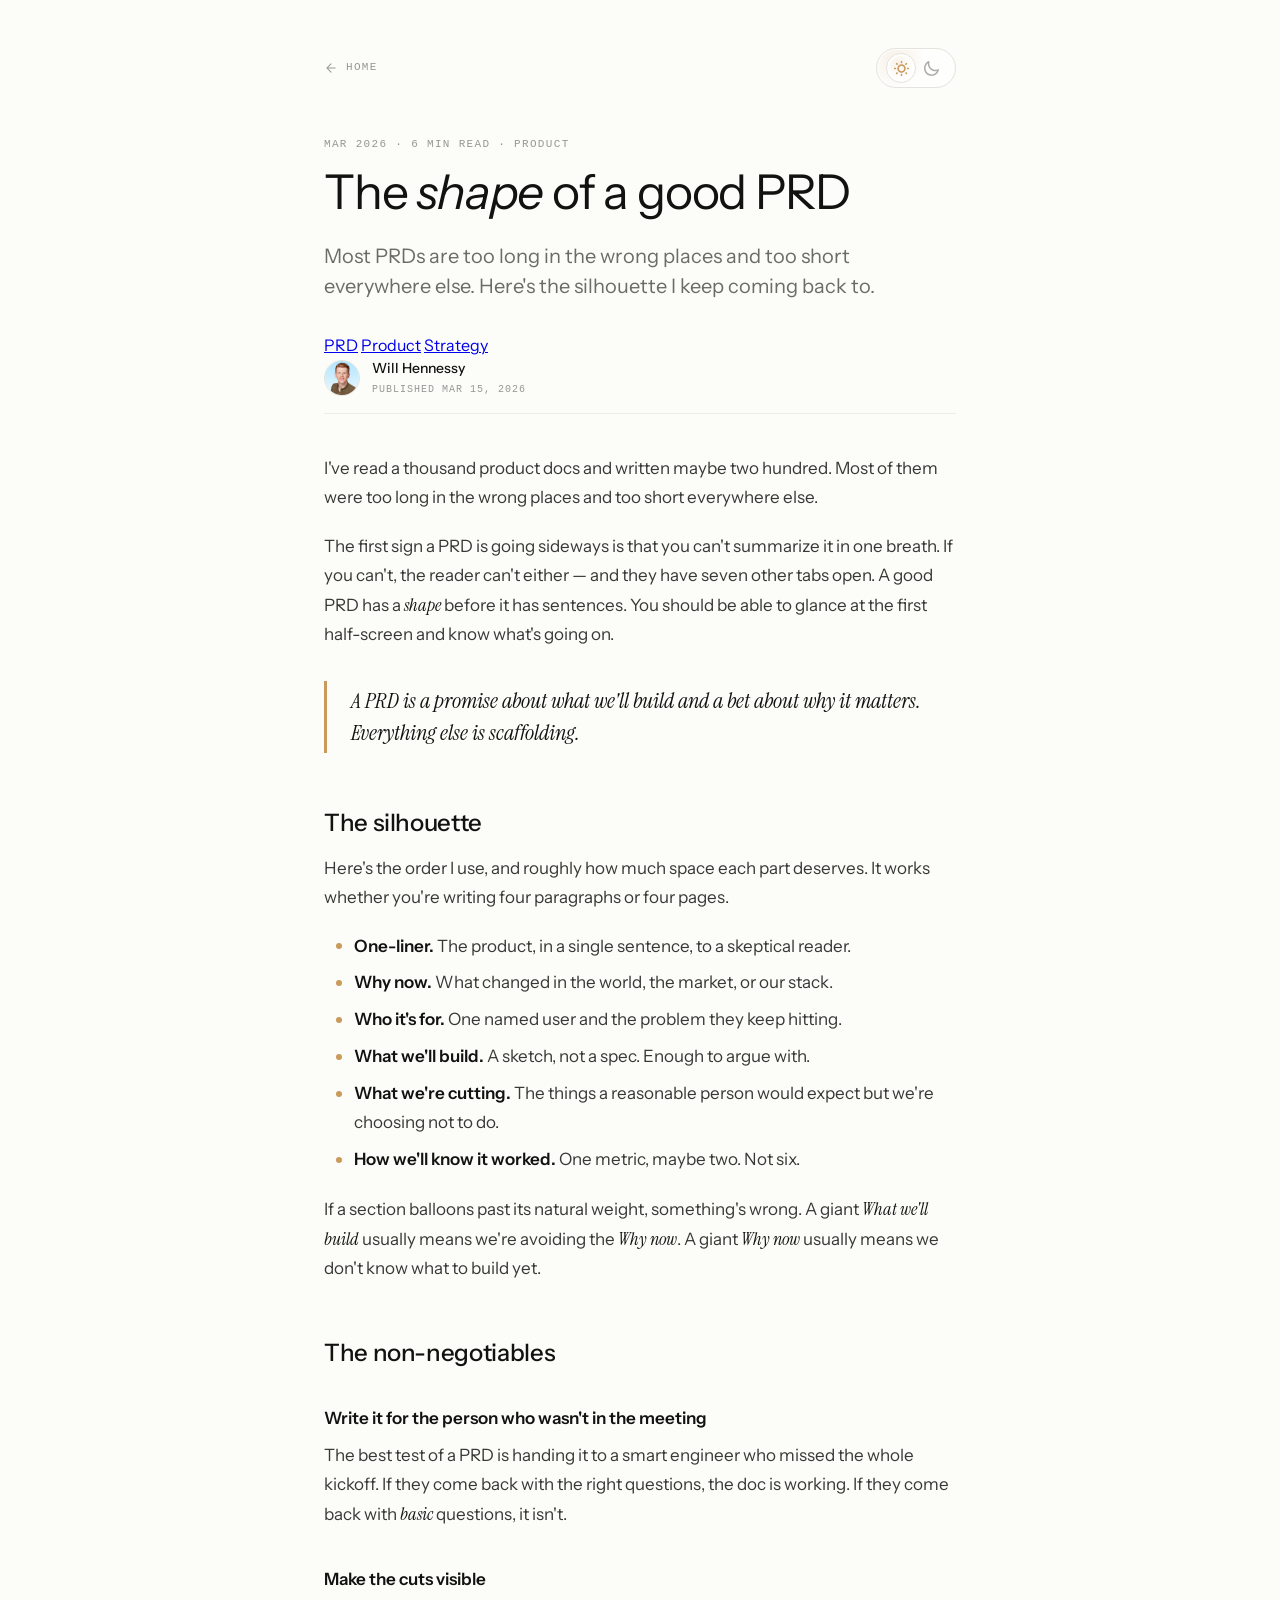
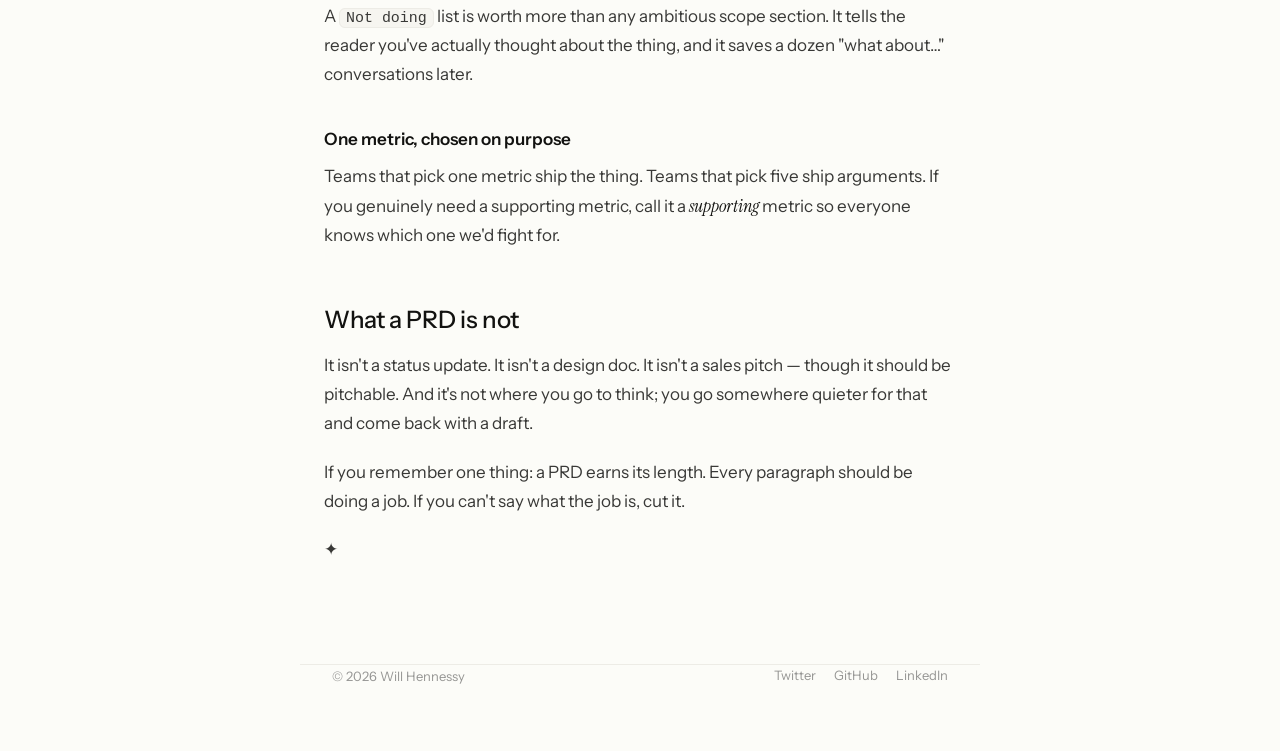
<file: writing/the-shape-of-a-good-prd.html>
<!DOCTYPE html>
<html lang="en" data-theme="light">
<head>
<meta charset="UTF-8" />
<meta name="viewport" content="width=device-width, initial-scale=1" />
<title>The shape of a good PRD — Will Hennessy</title>
<meta name="description" content="Most PRDs are too long in the wrong places and too short everywhere else. Here's the silhouette I keep coming back to." />
<link rel="preconnect" href="https://fonts.googleapis.com">
<link rel="preconnect" href="https://fonts.gstatic.com" crossorigin>
<link href="https://fonts.googleapis.com/css2?family=Instrument+Sans:wght@400;500;600;700&family=Instrument+Serif:ital@0;1&display=swap" rel="stylesheet">
<link rel="stylesheet" href="../tokens.css" />
<link rel="stylesheet" href="../site.css" />
<script>
  (function () {
    const root = document.documentElement;
    const storageKey = 'theme';
    let theme = null;

    try {
      const stored = localStorage.getItem(storageKey);
      if (stored === 'light' || stored === 'dark') theme = stored;
    } catch (_err) {
      // ignore storage failures in restricted environments
    }

    if (!theme) {
      const prefersDark = window.matchMedia && window.matchMedia('(prefers-color-scheme: dark)').matches;
      theme = prefersDark ? 'dark' : 'light';
    }

    root.setAttribute('data-theme', theme);
  })();
</script>
</head>
<body>
<article class="article">

  <div class="article-toprow">
    <a class="article-back" href="../index.html">
      <svg viewBox="0 0 24 24" fill="none" stroke="currentColor" stroke-width="1.8" stroke-linecap="round" stroke-linejoin="round"><path d="M19 12H5M12 19l-7-7 7-7"/></svg>
      Home
    </a>
    <button
      id="themeToggle"
      class="theme-toggle"
      type="button"
      aria-label="Switch to dark theme"
      aria-pressed="false"
      title="Switch to dark theme"
    >
      <span class="theme-toggle-track" aria-hidden="true">
        <span class="theme-toggle-slot theme-toggle-slot-light">
          <svg viewBox="0 0 24 24" fill="none" aria-hidden="true">
            <path d="M4.368 18L3.516 18.852C3.2925 19.0768 3.16705 19.381 3.16705 19.698C3.16705 20.015 3.2925 20.3192 3.516 20.544C3.74083 20.7675 4.04498 20.893 4.362 20.893C4.67902 20.893 4.98317 20.7675 5.208 20.544L6.06 19.692C6.25659 19.4624 6.35932 19.1671 6.34765 18.8651C6.33599 18.5631 6.21079 18.2766 5.99708 18.0629C5.78336 17.8492 5.49688 17.724 5.19486 17.7123C4.89285 17.7007 4.59756 17.8034 4.368 18V18ZM3.6 12C3.6 11.6817 3.47357 11.3765 3.24853 11.1515C3.02348 10.9264 2.71826 10.8 2.4 10.8H1.2C0.88174 10.8 0.576515 10.9264 0.351472 11.1515C0.126428 11.3765 0 11.6817 0 12C0 12.3183 0.126428 12.6235 0.351472 12.8485C0.576515 13.0736 0.88174 13.2 1.2 13.2H2.4C2.71826 13.2 3.02348 13.0736 3.24853 12.8485C3.47357 12.6235 3.6 12.3183 3.6 12ZM12 3.6C12.3183 3.6 12.6235 3.47357 12.8485 3.24853C13.0736 3.02348 13.2 2.71826 13.2 2.4V1.2C13.2 0.88174 13.0736 0.576515 12.8485 0.351472C12.6235 0.126428 12.3183 0 12 0C11.6817 0 11.3765 0.126428 11.1515 0.351472C10.9264 0.576515 10.8 0.88174 10.8 1.2V2.4C10.8 2.71826 10.9264 3.02348 11.1515 3.24853C11.3765 3.47357 11.6817 3.6 12 3.6ZM4.368 6.06C4.59151 6.28169 4.89319 6.40667 5.208 6.408C5.36593 6.40891 5.52248 6.37864 5.66869 6.31893C5.81489 6.25921 5.94787 6.17122 6.06 6.06C6.2835 5.83517 6.40895 5.53102 6.40895 5.214C6.40895 4.89698 6.2835 4.59283 6.06 4.368L5.208 3.516C4.97844 3.31941 4.68315 3.21668 4.38114 3.22835C4.07912 3.24001 3.79264 3.36521 3.57892 3.57892C3.36521 3.79264 3.24001 4.07912 3.22835 4.38114C3.21668 4.68315 3.31941 4.97844 3.516 5.208L4.368 6.06ZM18.768 6.408C19.0828 6.40667 19.3845 6.28169 19.608 6.06L20.46 5.208C20.5856 5.10042 20.6876 4.96804 20.7597 4.81916C20.8317 4.67029 20.8722 4.50813 20.8786 4.34286C20.8849 4.1776 20.8571 4.0128 20.7968 3.85881C20.7364 3.70482 20.6449 3.56497 20.528 3.44802C20.411 3.33107 20.2712 3.23956 20.1172 3.17924C19.9632 3.11891 19.7984 3.09106 19.6331 3.09744C19.4679 3.10383 19.3057 3.1443 19.1568 3.21633C19.008 3.28836 18.8756 3.39038 18.768 3.516L18 4.368C17.7765 4.59283 17.651 4.89698 17.651 5.214C17.651 5.53102 17.7765 5.83517 18 6.06C18.2116 6.27043 18.4939 6.3945 18.792 6.408H18.768ZM22.8 10.8H21.6C21.2817 10.8 20.9765 10.9264 20.7515 11.1515C20.5264 11.3765 20.4 11.6817 20.4 12C20.4 12.3183 20.5264 12.6235 20.7515 12.8485C20.9765 13.0736 21.2817 13.2 21.6 13.2H22.8C23.1183 13.2 23.4235 13.0736 23.6485 12.8485C23.8736 12.6235 24 12.3183 24 12C24 11.6817 23.8736 11.3765 23.6485 11.1515C23.4235 10.9264 23.1183 10.8 22.8 10.8ZM12 20.4C11.6817 20.4 11.3765 20.5264 11.1515 20.7515C10.9264 20.9765 10.8 21.2817 10.8 21.6V22.8C10.8 23.1183 10.9264 23.4235 11.1515 23.6485C11.3765 23.8736 11.6817 24 12 24C12.3183 24 12.6235 23.8736 12.8485 23.6485C13.0736 23.4235 13.2 23.1183 13.2 22.8V21.6C13.2 21.2817 13.0736 20.9765 12.8485 20.7515C12.6235 20.5264 12.3183 20.4 12 20.4ZM19.632 18C19.404 17.8732 19.1409 17.8241 18.8826 17.8602C18.6242 17.8964 18.3846 18.0157 18.2002 18.2002C18.0157 18.3846 17.8964 18.6242 17.8602 18.8826C17.8241 19.1409 17.8732 19.404 18 19.632L18.852 20.484C19.0768 20.7075 19.381 20.833 19.698 20.833C20.015 20.833 20.3192 20.7075 20.544 20.484C20.7675 20.2592 20.893 19.955 20.893 19.638C20.893 19.321 20.7675 19.0168 20.544 18.792L19.632 18ZM12 5.4C10.6946 5.4 9.4186 5.78708 8.33324 6.5123C7.24787 7.23752 6.40193 8.2683 5.9024 9.47429C5.40286 10.6803 5.27215 12.0073 5.52682 13.2876C5.78148 14.5679 6.41007 15.7439 7.3331 16.6669C8.25612 17.5899 9.43213 18.2185 10.7124 18.4732C11.9927 18.7278 13.3197 18.5971 14.5257 18.0976C15.7317 17.5981 16.7625 16.7521 17.4877 15.6668C18.2129 14.5814 18.6 13.3054 18.6 12C18.5968 10.2505 17.9005 8.57365 16.6634 7.3366C15.4263 6.09955 13.7495 5.40317 12 5.4ZM12 16.2C11.1693 16.2 10.3573 15.9537 9.6666 15.4922C8.97592 15.0307 8.43759 14.3747 8.11971 13.6073C7.80182 12.8398 7.71864 11.9953 7.8807 11.1806C8.04276 10.3659 8.44277 9.61753 9.03015 9.03015C9.61753 8.44277 10.3659 8.04276 11.1806 7.8807C11.9953 7.71864 12.8398 7.80182 13.6073 8.11971C14.3747 8.43759 15.0307 8.97592 15.4922 9.6666C15.9537 10.3573 16.2 11.1693 16.2 12C16.2 13.1139 15.7575 14.1822 14.9698 14.9698C14.1822 15.7575 13.1139 16.2 12 16.2V16.2Z" fill="currentColor"/>
          </svg>
        </span>
        <span class="theme-toggle-slot theme-toggle-slot-dark">
          <svg viewBox="0 0 24 24" fill="none" aria-hidden="true">
            <path d="M23.5286 13.2059C23.3555 13.0587 23.1457 12.9645 22.9231 12.9339C22.7005 12.9034 22.4741 12.9378 22.2695 13.0332C21.0016 13.6302 19.6229 13.9375 18.2285 13.9339C15.649 13.9307 13.1754 12.8783 11.3469 11.0061C9.51847 9.13384 8.4835 6.59371 8.46768 3.93951C8.47314 3.10767 8.57376 2.27938 8.76745 1.47175C8.80856 1.25649 8.79314 1.03384 8.72279 0.82675C8.65245 0.619657 8.52971 0.435608 8.36724 0.293564C8.20476 0.151519 8.00842 0.0566175 7.79844 0.0186347C7.58846 -0.019348 7.37244 0.000962081 7.17263 0.0774727C5.2928 0.947243 3.65869 2.29445 2.42383 3.99255C1.18896 5.69064 0.393863 7.68387 0.113232 9.78499C-0.167398 11.8861 0.0756479 14.0262 0.819538 16.0041C1.56343 17.982 2.78375 19.7329 4.36585 21.0922C5.94795 22.4516 7.83991 23.3748 9.86398 23.7751C11.8881 24.1754 13.9778 24.0397 15.9369 23.3808C17.896 22.7218 19.6602 21.5612 21.0637 20.008C22.4672 18.4548 23.4639 16.56 23.9603 14.5015C24.0207 14.2658 24.012 14.017 23.9352 13.7864C23.8584 13.5559 23.7169 13.3539 23.5286 13.2059V13.2059ZM12.137 21.4606C10.1246 21.446 8.16574 20.7916 6.52869 19.5872C4.89164 18.3828 3.65641 16.6871 2.99212 14.7324C2.32783 12.7777 2.26695 10.6594 2.81783 8.66773C3.36871 6.67603 4.50441 4.90822 6.06944 3.60636V3.93951C6.07261 7.25677 7.35467 10.4372 9.63425 12.7829C11.9138 15.1285 15.0047 16.4478 18.2285 16.451C19.0749 16.4542 19.9192 16.3632 20.7467 16.1796C19.9192 17.7904 18.6799 19.1382 17.1627 20.0776C15.6454 21.0169 13.9077 21.5122 12.137 21.5099V21.4606Z" fill="currentColor"/>
          </svg>
        </span>
        <span class="theme-toggle-thumb">
          <span class="theme-toggle-thumb-icon theme-toggle-thumb-icon-sun">
            <svg viewBox="0 0 24 24" fill="none" aria-hidden="true">
              <path d="M4.368 18L3.516 18.852C3.2925 19.0768 3.16705 19.381 3.16705 19.698C3.16705 20.015 3.2925 20.3192 3.516 20.544C3.74083 20.7675 4.04498 20.893 4.362 20.893C4.67902 20.893 4.98317 20.7675 5.208 20.544L6.06 19.692C6.25659 19.4624 6.35932 19.1671 6.34765 18.8651C6.33599 18.5631 6.21079 18.2766 5.99708 18.0629C5.78336 17.8492 5.49688 17.724 5.19486 17.7123C4.89285 17.7007 4.59756 17.8034 4.368 18V18ZM3.6 12C3.6 11.6817 3.47357 11.3765 3.24853 11.1515C3.02348 10.9264 2.71826 10.8 2.4 10.8H1.2C0.88174 10.8 0.576515 10.9264 0.351472 11.1515C0.126428 11.3765 0 11.6817 0 12C0 12.3183 0.126428 12.6235 0.351472 12.8485C0.576515 13.0736 0.88174 13.2 1.2 13.2H2.4C2.71826 13.2 3.02348 13.0736 3.24853 12.8485C3.47357 12.6235 3.6 12.3183 3.6 12ZM12 3.6C12.3183 3.6 12.6235 3.47357 12.8485 3.24853C13.0736 3.02348 13.2 2.71826 13.2 2.4V1.2C13.2 0.88174 13.0736 0.576515 12.8485 0.351472C12.6235 0.126428 12.3183 0 12 0C11.6817 0 11.3765 0.126428 11.1515 0.351472C10.9264 0.576515 10.8 0.88174 10.8 1.2V2.4C10.8 2.71826 10.9264 3.02348 11.1515 3.24853C11.3765 3.47357 11.6817 3.6 12 3.6ZM4.368 6.06C4.59151 6.28169 4.89319 6.40667 5.208 6.408C5.36593 6.40891 5.52248 6.37864 5.66869 6.31893C5.81489 6.25921 5.94787 6.17122 6.06 6.06C6.2835 5.83517 6.40895 5.53102 6.40895 5.214C6.40895 4.89698 6.2835 4.59283 6.06 4.368L5.208 3.516C4.97844 3.31941 4.68315 3.21668 4.38114 3.22835C4.07912 3.24001 3.79264 3.36521 3.57892 3.57892C3.36521 3.79264 3.24001 4.07912 3.22835 4.38114C3.21668 4.68315 3.31941 4.97844 3.516 5.208L4.368 6.06ZM18.768 6.408C19.0828 6.40667 19.3845 6.28169 19.608 6.06L20.46 5.208C20.5856 5.10042 20.6876 4.96804 20.7597 4.81916C20.8317 4.67029 20.8722 4.50813 20.8786 4.34286C20.8849 4.1776 20.8571 4.0128 20.7968 3.85881C20.7364 3.70482 20.6449 3.56497 20.528 3.44802C20.411 3.33107 20.2712 3.23956 20.1172 3.17924C19.9632 3.11891 19.7984 3.09106 19.6331 3.09744C19.4679 3.10383 19.3057 3.1443 19.1568 3.21633C19.008 3.28836 18.8756 3.39038 18.768 3.516L18 4.368C17.7765 4.59283 17.651 4.89698 17.651 5.214C17.651 5.53102 17.7765 5.83517 18 6.06C18.2116 6.27043 18.4939 6.3945 18.792 6.408H18.768ZM22.8 10.8H21.6C21.2817 10.8 20.9765 10.9264 20.7515 11.1515C20.5264 11.3765 20.4 11.6817 20.4 12C20.4 12.3183 20.5264 12.6235 20.7515 12.8485C20.9765 13.0736 21.2817 13.2 21.6 13.2H22.8C23.1183 13.2 23.4235 13.0736 23.6485 12.8485C23.8736 12.6235 24 12.3183 24 12C24 11.6817 23.8736 11.3765 23.6485 11.1515C23.4235 10.9264 23.1183 10.8 22.8 10.8ZM12 20.4C11.6817 20.4 11.3765 20.5264 11.1515 20.7515C10.9264 20.9765 10.8 21.2817 10.8 21.6V22.8C10.8 23.1183 10.9264 23.4235 11.1515 23.6485C11.3765 23.8736 11.6817 24 12 24C12.3183 24 12.6235 23.8736 12.8485 23.6485C13.0736 23.4235 13.2 23.1183 13.2 22.8V21.6C13.2 21.2817 13.0736 20.9765 12.8485 20.7515C12.6235 20.5264 12.3183 20.4 12 20.4ZM19.632 18C19.404 17.8732 19.1409 17.8241 18.8826 17.8602C18.6242 17.8964 18.3846 18.0157 18.2002 18.2002C18.0157 18.3846 17.8964 18.6242 17.8602 18.8826C17.8241 19.1409 17.8732 19.404 18 19.632L18.852 20.484C19.0768 20.7075 19.381 20.833 19.698 20.833C20.015 20.833 20.3192 20.7075 20.544 20.484C20.7675 20.2592 20.893 19.955 20.893 19.638C20.893 19.321 20.7675 19.0168 20.544 18.792L19.632 18ZM12 5.4C10.6946 5.4 9.4186 5.78708 8.33324 6.5123C7.24787 7.23752 6.40193 8.2683 5.9024 9.47429C5.40286 10.6803 5.27215 12.0073 5.52682 13.2876C5.78148 14.5679 6.41007 15.7439 7.3331 16.6669C8.25612 17.5899 9.43213 18.2185 10.7124 18.4732C11.9927 18.7278 13.3197 18.5971 14.5257 18.0976C15.7317 17.5981 16.7625 16.7521 17.4877 15.6668C18.2129 14.5814 18.6 13.3054 18.6 12C18.5968 10.2505 17.9005 8.57365 16.6634 7.3366C15.4263 6.09955 13.7495 5.40317 12 5.4ZM12 16.2C11.1693 16.2 10.3573 15.9537 9.6666 15.4922C8.97592 15.0307 8.43759 14.3747 8.11971 13.6073C7.80182 12.8398 7.71864 11.9953 7.8807 11.1806C8.04276 10.3659 8.44277 9.61753 9.03015 9.03015C9.61753 8.44277 10.3659 8.04276 11.1806 7.8807C11.9953 7.71864 12.8398 7.80182 13.6073 8.11971C14.3747 8.43759 15.0307 8.97592 15.4922 9.6666C15.9537 10.3573 16.2 11.1693 16.2 12C16.2 13.1139 15.7575 14.1822 14.9698 14.9698C14.1822 15.7575 13.1139 16.2 12 16.2V16.2Z" fill="currentColor"/>
            </svg>
          </span>
          <span class="theme-toggle-thumb-icon theme-toggle-thumb-icon-moon">
            <svg viewBox="0 0 24 24" fill="none" aria-hidden="true">
              <path d="M23.5286 13.2059C23.3555 13.0587 23.1457 12.9645 22.9231 12.9339C22.7005 12.9034 22.4741 12.9378 22.2695 13.0332C21.0016 13.6302 19.6229 13.9375 18.2285 13.9339C15.649 13.9307 13.1754 12.8783 11.3469 11.0061C9.51847 9.13384 8.4835 6.59371 8.46768 3.93951C8.47314 3.10767 8.57376 2.27938 8.76745 1.47175C8.80856 1.25649 8.79314 1.03384 8.72279 0.82675C8.65245 0.619657 8.52971 0.435608 8.36724 0.293564C8.20476 0.151519 8.00842 0.0566175 7.79844 0.0186347C7.58846 -0.019348 7.37244 0.000962081 7.17263 0.0774727C5.2928 0.947243 3.65869 2.29445 2.42383 3.99255C1.18896 5.69064 0.393863 7.68387 0.113232 9.78499C-0.167398 11.8861 0.0756479 14.0262 0.819538 16.0041C1.56343 17.982 2.78375 19.7329 4.36585 21.0922C5.94795 22.4516 7.83991 23.3748 9.86398 23.7751C11.8881 24.1754 13.9778 24.0397 15.9369 23.3808C17.896 22.7218 19.6602 21.5612 21.0637 20.008C22.4672 18.4548 23.4639 16.56 23.9603 14.5015C24.0207 14.2658 24.012 14.017 23.9352 13.7864C23.8584 13.5559 23.7169 13.3539 23.5286 13.2059V13.2059ZM12.137 21.4606C10.1246 21.446 8.16574 20.7916 6.52869 19.5872C4.89164 18.3828 3.65641 16.6871 2.99212 14.7324C2.32783 12.7777 2.26695 10.6594 2.81783 8.66773C3.36871 6.67603 4.50441 4.90822 6.06944 3.60636V3.93951C6.07261 7.25677 7.35467 10.4372 9.63425 12.7829C11.9138 15.1285 15.0047 16.4478 18.2285 16.451C19.0749 16.4542 19.9192 16.3632 20.7467 16.1796C19.9192 17.7904 18.6799 19.1382 17.1627 20.0776C15.6454 21.0169 13.9077 21.5122 12.137 21.5099V21.4606Z" fill="currentColor"/>
            </svg>
          </span>
        </span>
      </span>
    </button>
  </div>

  <header>
    <p class="article-meta">Mar 2026 · 6 min read · Product</p>
    <h1 class="article-title">The <em>shape</em> of a good PRD</h1>
    <p class="article-lede">Most PRDs are too long in the wrong places and too short everywhere else. Here's the silhouette I keep coming back to.</p>

    <div class="article-tags">
      <a class="article-tag" href="#">PRD</a>
      <a class="article-tag" href="#">Product</a>
      <a class="article-tag" href="#">Strategy</a>
    </div>

    <div class="article-byline">
      <div class="article-byline-avatar">
        <img src="../assets/headshot.jpg" alt="Portrait of Will Hennessy" onerror="this.style.display='none'" />
      </div>
      <div>
        <p class="article-byline-name">Will Hennessy</p>
        <p class="article-byline-meta">Published Mar 15, 2026</p>
      </div>
    </div>
  </header>

  <div class="article-body">
<p>I've read a thousand product docs and written maybe two hundred. Most of them were too long in the wrong places and too short everywhere else.</p>
<p>The first sign a PRD is going sideways is that you can't summarize it in one breath. If you can't, the reader can't either — and they have seven other tabs open. A good PRD has a <em>shape</em> before it has sentences. You should be able to glance at the first half-screen and know what's going on.</p>
<blockquote>
<p>A PRD is a promise about what we'll build and a bet about why it matters. Everything else is scaffolding.</p>
</blockquote>
<h2>The silhouette</h2>
<p>Here's the order I use, and roughly how much space each part deserves. It works whether you're writing four paragraphs or four pages.</p>
<ul>
<li><strong>One-liner.</strong> The product, in a single sentence, to a skeptical reader.</li>
<li><strong>Why now.</strong> What changed in the world, the market, or our stack.</li>
<li><strong>Who it's for.</strong> One named user and the problem they keep hitting.</li>
<li><strong>What we'll build.</strong> A sketch, not a spec. Enough to argue with.</li>
<li><strong>What we're cutting.</strong> The things a reasonable person would expect but we're choosing not to do.</li>
<li><strong>How we'll know it worked.</strong> One metric, maybe two. Not six.</li>
</ul>
<p>If a section balloons past its natural weight, something's wrong. A giant <em>What we'll build</em> usually means we're avoiding the <em>Why now</em>. A giant <em>Why now</em> usually means we don't know what to build yet.</p>
<h2>The non-negotiables</h2>
<h3>Write it for the person who wasn't in the meeting</h3>
<p>The best test of a PRD is handing it to a smart engineer who missed the whole kickoff. If they come back with the right questions, the doc is working. If they come back with <em>basic</em> questions, it isn't.</p>
<h3>Make the cuts visible</h3>
<p>A <code>Not doing</code> list is worth more than any ambitious scope section. It tells the reader you've actually thought about the thing, and it saves a dozen "what about…" conversations later.</p>
<h3>One metric, chosen on purpose</h3>
<p>Teams that pick one metric ship the thing. Teams that pick five ship arguments. If you genuinely need a supporting metric, call it a <em>supporting</em> metric so everyone knows which one we'd fight for.</p>
<h2>What a PRD is not</h2>
<p>It isn't a status update. It isn't a design doc. It isn't a sales pitch — though it should be pitchable. And it's not where you go to think; you go somewhere quieter for that and come back with a draft.</p>
<p>If you remember one thing: a PRD earns its length. Every paragraph should be doing a job. If you can't say what the job is, cut it.</p>
    <p class="article-end">✦</p>
  </div>

  

</article>

<footer class="footer" style="max-width: 680px; margin: 0 auto; padding: 0 32px 64px;">
  <div>© 2026 Will Hennessy</div>
  <div class="footer-social">
    <a href="https://x.com/WillHennessy_">Twitter</a>
    <a href="https://github.com/willhennessy">GitHub</a>
    <a href="https://www.linkedin.com/in/hennessywill/">LinkedIn</a>
  </div>
</footer>
<script>
  const THEME_STORAGE_KEY = 'theme';

  function $(id) {
    return document.getElementById(id);
  }

  function storedTheme() {
    try {
      const value = localStorage.getItem(THEME_STORAGE_KEY);
      return value === 'light' || value === 'dark' ? value : null;
    } catch (_err) {
      return null;
    }
  }

  function currentTheme() {
    return document.documentElement.getAttribute('data-theme') === 'dark' ? 'dark' : 'light';
  }

  function setTheme(theme, persist) {
    const nextTheme = theme === 'dark' ? 'dark' : 'light';
    document.documentElement.setAttribute('data-theme', nextTheme);
    if (persist) {
      try {
        localStorage.setItem(THEME_STORAGE_KEY, nextTheme);
      } catch (_err) {
        // ignore storage failures in restricted environments
      }
    }
    updateThemeToggle();
  }

  function updateThemeToggle() {
    const toggle = $('themeToggle');
    if (!toggle) return;
    const theme = currentTheme();
    const nextTheme = theme === 'dark' ? 'light' : 'dark';
    toggle.setAttribute('data-current-theme', theme);
    toggle.setAttribute('data-next-theme', nextTheme);
    toggle.setAttribute('aria-label', 'Switch to ' + nextTheme + ' theme');
    toggle.setAttribute('title', 'Switch to ' + nextTheme + ' theme');
    toggle.setAttribute('aria-pressed', theme === 'dark' ? 'true' : 'false');
  }

  $('themeToggle').addEventListener('click', function () {
    setTheme(currentTheme() === 'dark' ? 'light' : 'dark', true);
  });

  if (window.matchMedia) {
    const media = window.matchMedia('(prefers-color-scheme: dark)');
    const syncSystemTheme = function (event) {
      if (storedTheme()) return;
      setTheme(event.matches ? 'dark' : 'light', false);
    };
    if (typeof media.addEventListener === 'function') media.addEventListener('change', syncSystemTheme);
    else if (typeof media.addListener === 'function') media.addListener(syncSystemTheme);
  }

  updateThemeToggle();
</script>
</body>
</html>
</file>
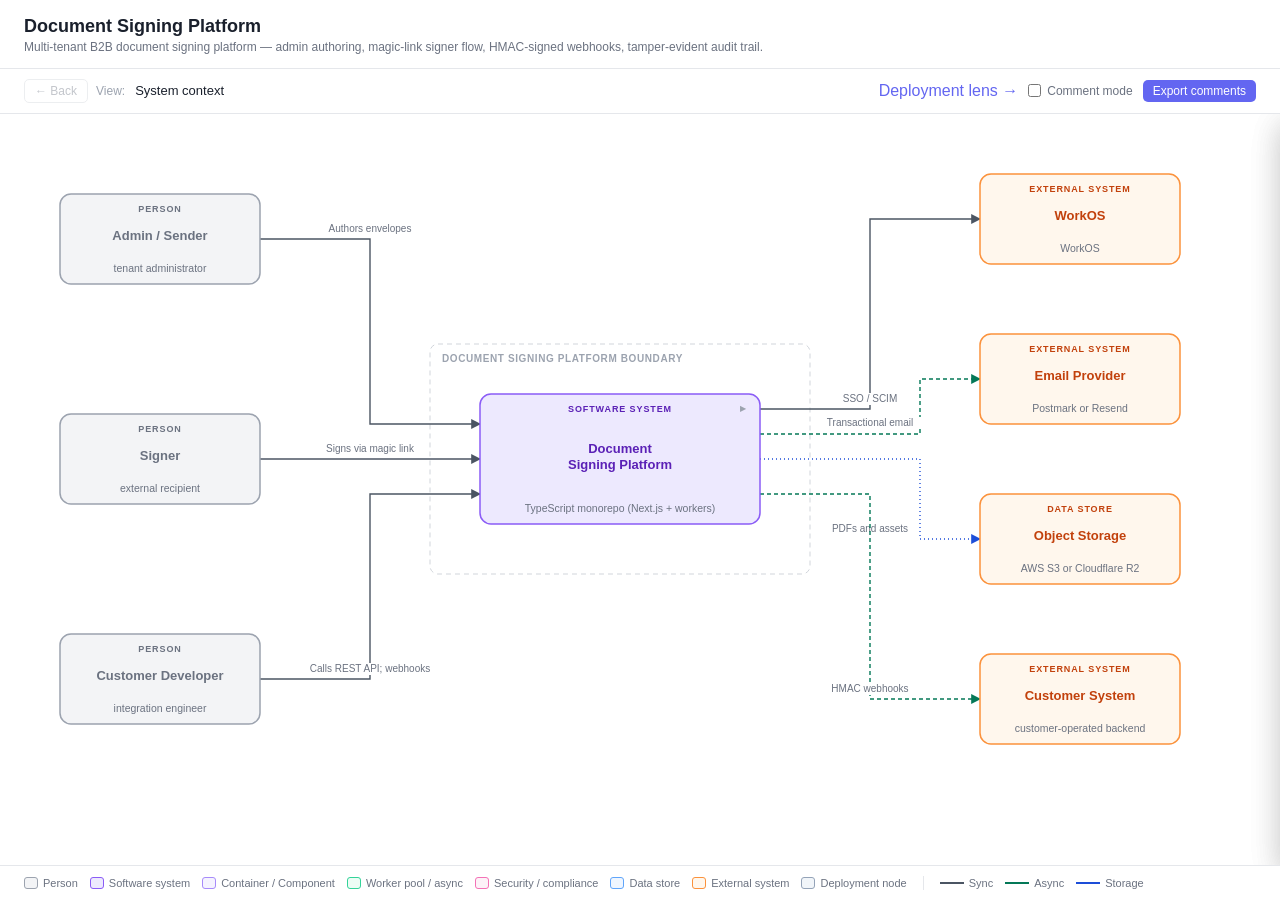
<file: demos/architect/claude-document-signing.html>
<!DOCTYPE html>
<html lang="en">
<head>
<meta charset="UTF-8">
<title>Document Signing Platform — Architecture</title>
<style>
  :root {
    --bg: #fafbfc;
    --canvas-bg: #ffffff;
    --text-primary: #1a202c;
    --text-secondary: #6b7280;
    --text-muted: #9ca3af;
    --border: #e5e7eb;
    --border-strong: #d1d5db;
    --accent: #6366f1;
    --shadow: 0 1px 3px rgba(0,0,0,0.06), 0 1px 2px rgba(0,0,0,0.03);
    --shadow-lg: 0 10px 30px rgba(0,0,0,0.12);

    /* Type colors */
    --c-person: #6b7280;
    --c-person-bg: #f3f4f6;
    --c-person-stroke: #9ca3af;

    --c-system: #5b21b6;
    --c-system-bg: #ede9fe;
    --c-system-stroke: #8b5cf6;

    --c-container: #6d28d9;
    --c-container-bg: #f5f3ff;
    --c-container-stroke: #a78bfa;

    --c-component: #6d28d9;
    --c-component-bg: #faf5ff;
    --c-component-stroke: #c4b5fd;

    --c-worker: #047857;
    --c-worker-bg: #ecfdf5;
    --c-worker-stroke: #34d399;

    --c-security: #be185d;
    --c-security-bg: #fdf2f8;
    --c-security-stroke: #f472b6;

    --c-data: #1d4ed8;
    --c-data-bg: #eff6ff;
    --c-data-stroke: #60a5fa;

    --c-external: #c2410c;
    --c-external-bg: #fff7ed;
    --c-external-stroke: #fb923c;

    --c-deployment: #475569;
    --c-deployment-bg: #f1f5f9;
    --c-deployment-stroke: #94a3b8;

    --edge-sync: #4b5563;
    --edge-async: #047857;
    --edge-storage: #1d4ed8;
  }

  * { box-sizing: border-box; }
  html, body {
    margin: 0; padding: 0;
    font-family: -apple-system, BlinkMacSystemFont, "Segoe UI", Roboto, Oxygen, Ubuntu, sans-serif;
    background: var(--bg);
    color: var(--text-primary);
    height: 100vh; overflow: hidden;
  }

  .app {
    display: flex; flex-direction: column;
    height: 100vh; width: 100vw;
  }

  /* Header */
  .header {
    padding: 16px 24px 12px;
    background: var(--canvas-bg);
    border-bottom: 1px solid var(--border);
  }
  .system-name {
    font-size: 18px; font-weight: 600; margin: 0 0 2px;
    color: var(--text-primary);
  }
  .system-purpose {
    font-size: 12px; color: var(--text-secondary); margin: 0;
    line-height: 1.4;
  }

  /* Breadcrumbs row */
  .nav-row {
    display: flex; align-items: center; gap: 8px;
    padding: 10px 24px; background: var(--canvas-bg);
    border-bottom: 1px solid var(--border);
    flex-wrap: wrap;
  }
  .back-btn {
    display: inline-flex; align-items: center; gap: 4px;
    padding: 4px 10px; font-size: 12px; font-weight: 500;
    color: var(--text-secondary); background: transparent;
    border: 1px solid var(--border-strong); border-radius: 5px;
    cursor: pointer; user-select: none;
  }
  .back-btn:hover:not(:disabled) {
    background: var(--bg); color: var(--text-primary);
  }
  .back-btn:disabled { opacity: 0.4; cursor: not-allowed; }
  .breadcrumbs {
    display: flex; align-items: center; gap: 6px;
    font-size: 13px;
    flex-wrap: wrap;
  }
  .crumb {
    color: var(--accent); cursor: pointer;
    text-decoration: none;
  }
  .crumb:hover { text-decoration: underline; }
  .crumb.current { color: var(--text-primary); cursor: default; font-weight: 500; }
  .crumb.current:hover { text-decoration: none; }
  .crumb-sep { color: var(--text-muted); font-size: 11px; }
  .crumb-label {
    color: var(--text-muted); font-size: 12px; margin-right: 4px;
  }

  .right-controls {
    margin-left: auto; display: flex; align-items: center; gap: 10px;
  }
  .toggle {
    display: inline-flex; align-items: center; gap: 6px; cursor: pointer;
    font-size: 12px; color: var(--text-secondary); user-select: none;
  }
  .toggle input { margin: 0; }
  .toggle.active { color: var(--accent); font-weight: 500; }
  .export-btn {
    padding: 4px 10px; font-size: 12px;
    background: var(--accent); color: white;
    border: none; border-radius: 5px; cursor: pointer;
    font-weight: 500;
  }
  .export-btn:hover { opacity: 0.9; }
  .export-btn:disabled { opacity: 0.4; cursor: not-allowed; }

  /* Main canvas + panel */
  .canvas-wrap {
    position: relative; flex: 1; overflow: hidden;
    background: var(--canvas-bg);
  }
  .canvas-scroll {
    width: 100%; height: 100%; overflow: auto;
  }
  svg.layer { display: block; }

  /* Layers visibility */
  .layer { display: none; }
  .layer.active { display: block; }

  /* Comment-mode body cue */
  .canvas-wrap.comment-mode {
    cursor: crosshair;
  }
  .canvas-wrap.comment-mode .node-card,
  .canvas-wrap.comment-mode .edge-hit {
    cursor: crosshair !important;
  }

  /* Detail panel */
  .panel {
    position: absolute; top: 0; right: 0; bottom: 0;
    width: 380px; max-width: 92vw;
    background: var(--canvas-bg); border-left: 1px solid var(--border);
    box-shadow: var(--shadow-lg);
    transform: translateX(100%);
    transition: transform 0.2s ease-out;
    z-index: 20; overflow: hidden;
    display: flex; flex-direction: column;
  }
  .panel.open { transform: translateX(0); }
  .panel-header {
    padding: 20px 20px 12px; border-bottom: 1px solid var(--border);
    flex-shrink: 0; position: relative;
  }
  .panel-close {
    position: absolute; top: 14px; right: 14px;
    width: 28px; height: 28px;
    background: transparent; border: none;
    border-radius: 4px; cursor: pointer;
    font-size: 20px; line-height: 1; color: var(--text-secondary);
  }
  .panel-close:hover { background: var(--bg); color: var(--text-primary); }
  .panel-name {
    font-size: 18px; font-weight: 600; margin: 0;
    padding-right: 36px;
  }
  .panel-type {
    font-size: 11px; font-weight: 600; letter-spacing: 0.08em;
    text-transform: uppercase; margin-top: 4px;
  }
  .panel-body {
    padding: 16px 20px 24px; overflow-y: auto; flex: 1;
    font-size: 13px; line-height: 1.5;
  }
  .panel-section { margin-bottom: 18px; }
  .panel-section-label {
    font-size: 10px; font-weight: 600; letter-spacing: 0.08em;
    text-transform: uppercase; color: var(--text-muted);
    margin-bottom: 6px;
  }
  .panel-section-content { color: var(--text-primary); }
  .panel-section-content p { margin: 0; }
  .rel-row {
    padding: 6px 0; border-bottom: 1px dashed var(--border);
    font-size: 12px;
  }
  .rel-row:last-child { border-bottom: none; }
  .rel-arrow { color: var(--text-muted); margin: 0 4px; }
  .rel-other { font-weight: 500; }
  .rel-label { color: var(--text-secondary); display: block; margin-top: 2px; font-size: 11px; }
  .rel-meta {
    display: inline-block; padding: 1px 5px; margin-left: 4px;
    font-size: 9px; font-weight: 600;
    background: var(--bg); border-radius: 3px;
    color: var(--text-secondary);
  }
  .rel-meta.async { color: var(--edge-async); background: #ecfdf5; }
  .rel-meta.storage { color: var(--edge-storage); background: #eff6ff; }
  .conf-pill {
    display: inline-block; padding: 2px 8px;
    font-size: 11px; font-weight: 500;
    border-radius: 10px;
    background: var(--bg); color: var(--text-secondary);
  }
  .conf-confirmed { background: #ecfdf5; color: #047857; }
  .conf-strong { background: #eff6ff; color: #1d4ed8; }
  .conf-weak { background: #fef3c7; color: #b45309; }

  /* Comment panel */
  .comment-panel {
    position: absolute; top: 0; right: 0; bottom: 0;
    width: 360px; background: var(--canvas-bg);
    border-left: 1px solid var(--border);
    box-shadow: var(--shadow-lg);
    transform: translateX(100%);
    transition: transform 0.2s ease-out;
    z-index: 19; display: flex; flex-direction: column;
  }
  .comment-panel.open { transform: translateX(0); }
  .comment-panel-header {
    padding: 16px 20px 12px; border-bottom: 1px solid var(--border);
    display: flex; align-items: center; justify-content: space-between;
  }
  .comment-panel-title { font-size: 14px; font-weight: 600; margin: 0; }
  .comment-list { flex: 1; overflow-y: auto; padding: 12px 20px; }
  .comment-empty { color: var(--text-muted); font-size: 13px; text-align: center; padding: 24px 0; }
  .comment-item {
    border: 1px solid var(--border); border-radius: 6px;
    padding: 10px 12px; margin-bottom: 10px;
    background: var(--bg);
  }
  .comment-target {
    font-size: 10px; font-weight: 600; letter-spacing: 0.06em;
    text-transform: uppercase; color: var(--text-muted);
    margin-bottom: 4px;
  }
  .comment-target-label {
    font-size: 12px; color: var(--text-primary); font-weight: 500;
    margin-bottom: 6px;
  }
  .comment-text { font-size: 13px; color: var(--text-primary); margin-bottom: 6px; line-height: 1.4; white-space: pre-wrap; }
  .comment-actions { font-size: 11px; }
  .comment-action {
    color: var(--accent); cursor: pointer; margin-right: 12px;
  }
  .comment-action:hover { text-decoration: underline; }

  /* Comment composer */
  .composer {
    position: absolute; z-index: 30;
    background: var(--canvas-bg);
    border: 1px solid var(--border-strong);
    border-radius: 8px; box-shadow: var(--shadow-lg);
    padding: 10px; width: 280px;
  }
  .composer textarea {
    width: 100%; min-height: 64px;
    padding: 6px 8px; font-size: 13px;
    font-family: inherit;
    border: 1px solid var(--border); border-radius: 4px;
    resize: vertical; outline: none;
  }
  .composer textarea:focus { border-color: var(--accent); }
  .composer-target {
    font-size: 10px; color: var(--text-muted);
    text-transform: uppercase; letter-spacing: 0.06em;
    margin-bottom: 6px;
  }
  .composer-target-label {
    font-size: 12px; font-weight: 500;
    margin-bottom: 8px; color: var(--text-primary);
  }
  .composer-buttons {
    display: flex; justify-content: flex-end; gap: 6px; margin-top: 8px;
  }
  .composer-btn {
    padding: 4px 10px; font-size: 12px;
    border: 1px solid var(--border-strong); background: var(--canvas-bg);
    border-radius: 4px; cursor: pointer;
  }
  .composer-btn.primary {
    background: var(--accent); color: white; border-color: var(--accent);
  }

  /* Comment markers */
  .comment-marker {
    cursor: pointer;
  }

  /* Legend */
  .legend {
    padding: 10px 24px;
    background: var(--canvas-bg);
    border-top: 1px solid var(--border);
    display: flex; flex-wrap: wrap; gap: 16px;
    font-size: 11px; color: var(--text-secondary);
    align-items: center;
  }
  .legend-group { display: flex; gap: 12px; align-items: center; flex-wrap: wrap; }
  .legend-divider { width: 1px; height: 14px; background: var(--border); }
  .legend-item { display: inline-flex; align-items: center; gap: 5px; }
  .swatch {
    display: inline-block; width: 14px; height: 12px;
    border-radius: 3px; border: 1.5px solid;
  }
  .swatch-line {
    display: inline-block; width: 24px; height: 2px;
    background: var(--text-secondary); position: relative;
  }

  /* SVG: nodes */
  .node-card {
    cursor: pointer;
  }
  .node-card .node-rect {
    transition: filter 0.12s ease-out;
  }
  .node-card:hover .node-rect {
    filter: brightness(0.97);
  }
  .node-card.drillable:hover .node-rect {
    filter: brightness(0.93);
  }
  .node-type {
    font-size: 9px; font-weight: 700;
    letter-spacing: 0.1em;
    text-anchor: middle;
  }
  .node-name {
    font-size: 13px; font-weight: 600;
    text-anchor: middle;
  }
  .node-tech {
    font-size: 10.5px;
    text-anchor: middle;
  }
  .chevron {
    font-size: 11px; font-weight: 700;
    fill: var(--text-muted);
  }
  .boundary-rect {
    fill: none;
    stroke: var(--border-strong);
    stroke-width: 1;
    stroke-dasharray: 5 4;
  }
  .boundary-label {
    font-size: 10px; font-weight: 600;
    letter-spacing: 0.06em; text-transform: uppercase;
    fill: var(--text-muted);
  }

  /* SVG: edges */
  .edge-path {
    fill: none;
    stroke: var(--edge-sync);
    stroke-width: 1.4;
  }
  .edge-path.async {
    stroke: var(--edge-async);
    stroke-dasharray: 4 3;
  }
  .edge-path.storage {
    stroke: var(--edge-storage);
    stroke-dasharray: 1 3;
  }
  .edge-hit {
    fill: none;
    stroke: transparent;
    stroke-width: 16;
    cursor: default;
    pointer-events: stroke;
  }
  .edge-label {
    font-size: 10px;
    fill: var(--text-secondary);
    text-anchor: middle;
    pointer-events: none;
  }
  .edge-label-bg {
    fill: var(--canvas-bg);
    pointer-events: none;
  }
</style>
</head>
<body>
<div class="app" id="app">
  <header class="header">
    <h1 class="system-name">Document Signing Platform</h1>
    <p class="system-purpose">Multi-tenant B2B document signing platform — admin authoring, magic-link signer flow, HMAC-signed webhooks, tamper-evident audit trail.</p>
  </header>
  <div class="nav-row">
    <button class="back-btn" id="backBtn">← Back</button>
    <nav class="breadcrumbs" id="breadcrumbs"></nav>
    <div class="right-controls">
      <a href="#" class="crumb" id="deploymentLink" title="Deployment lens">Deployment lens →</a>
      <label class="toggle" id="commentToggleLabel">
        <input type="checkbox" id="commentToggle">
        <span>Comment mode</span>
      </label>
      <button class="export-btn" id="exportBtn">Export comments</button>
    </div>
  </div>
  <div class="canvas-wrap" id="canvasWrap">
    <div class="canvas-scroll" id="canvasScroll">
      <!-- layers injected here -->
    </div>
    <aside class="panel" id="panel" role="dialog" aria-hidden="true"></aside>
    <aside class="comment-panel" id="commentPanel" aria-hidden="true">
      <div class="comment-panel-header">
        <h3 class="comment-panel-title">Comments</h3>
        <button class="panel-close" id="commentPanelClose" aria-label="Close">×</button>
      </div>
      <div class="comment-list" id="commentList"></div>
    </aside>
    <div class="composer" id="composer" style="display:none"></div>
  </div>
  <div class="legend">
    <div class="legend-group">
      <span class="legend-item"><span class="swatch" style="background:var(--c-person-bg);border-color:var(--c-person-stroke)"></span>Person</span>
      <span class="legend-item"><span class="swatch" style="background:var(--c-system-bg);border-color:var(--c-system-stroke)"></span>Software system</span>
      <span class="legend-item"><span class="swatch" style="background:var(--c-container-bg);border-color:var(--c-container-stroke)"></span>Container / Component</span>
      <span class="legend-item"><span class="swatch" style="background:var(--c-worker-bg);border-color:var(--c-worker-stroke)"></span>Worker pool / async</span>
      <span class="legend-item"><span class="swatch" style="background:var(--c-security-bg);border-color:var(--c-security-stroke)"></span>Security / compliance</span>
      <span class="legend-item"><span class="swatch" style="background:var(--c-data-bg);border-color:var(--c-data-stroke)"></span>Data store</span>
      <span class="legend-item"><span class="swatch" style="background:var(--c-external-bg);border-color:var(--c-external-stroke)"></span>External system</span>
      <span class="legend-item"><span class="swatch" style="background:var(--c-deployment-bg);border-color:var(--c-deployment-stroke)"></span>Deployment node</span>
    </div>
    <div class="legend-divider"></div>
    <div class="legend-group">
      <span class="legend-item"><span class="swatch-line" style="background:var(--edge-sync)"></span>Sync</span>
      <span class="legend-item"><span class="swatch-line" style="background:var(--edge-async);background-image:linear-gradient(to right, var(--edge-async) 60%, transparent 60%);background-size:6px 2px;background-repeat:repeat-x"></span>Async</span>
      <span class="legend-item"><span class="swatch-line" style="background:var(--edge-storage);background-image:radial-gradient(circle, var(--edge-storage) 1px, transparent 1px);background-size:4px 2px;background-repeat:repeat-x"></span>Storage</span>
    </div>
  </div>
</div>

<script>
/* ---------------------------------------------------------------------------
   Architecture model — exact IDs preserved from source YAMLs
   --------------------------------------------------------------------------- */
const MODEL = {
  elements: {
    "person-admin": { id:"person-admin", name:"Admin / Sender", kind:"person", typeLabel:"PERSON", colorRole:"person", description:"Tenant-side user who creates documents, manages templates, sends signing requests, and tracks status.", responsibility:"Author and dispatch envelopes; manage tenant configuration.", technology:"", subtitleFallback:"tenant administrator", confidence:"confirmed" },
    "person-signer": { id:"person-signer", name:"Signer", kind:"person", typeLabel:"PERSON", colorRole:"person", description:"External recipient who enters via a single-use email magic link and signs a document.", responsibility:"Review and sign documents addressed to them.", technology:"", subtitleFallback:"external recipient", confidence:"confirmed" },
    "person-developer": { id:"person-developer", name:"Customer Developer", kind:"person", typeLabel:"PERSON", colorRole:"person", description:"Engineer at a customer company integrating with the platform's REST API and webhook callbacks.", responsibility:"Programmatic envelope creation and consumption of webhook events.", technology:"", subtitleFallback:"integration engineer", confidence:"strong_inference" },

    "ext-workos": { id:"ext-workos", name:"WorkOS", kind:"external_system", typeLabel:"EXTERNAL SYSTEM", colorRole:"external", description:"Managed identity service providing SSO (SAML/OIDC), directory sync, and SCIM provisioning for tenant admins.", responsibility:"Authenticate admin users; provision tenant directories.", technology:"WorkOS", confidence:"strong_inference" },
    "ext-email": { id:"ext-email", name:"Email Provider", kind:"external_system", typeLabel:"EXTERNAL SYSTEM", colorRole:"external", description:"Transactional email service used for signing invitations, magic links, reminders, and completion notices.", responsibility:"Deliver transactional emails reliably with bounce/complaint reporting.", technology:"Postmark or Resend", confidence:"strong_inference" },
    "ext-s3": { id:"ext-s3", name:"Object Storage", kind:"external_system", typeLabel:"DATA STORE", colorRole:"external", description:"Tenant-prefixed object store for raw uploaded PDFs, sealed signed PDFs, and signature image assets.", responsibility:"Durable, encrypted blob storage with signed-URL access.", technology:"AWS S3 or Cloudflare R2", confidence:"strong_inference" },
    "ext-customer-system": { id:"ext-customer-system", name:"Customer System", kind:"external_system", typeLabel:"EXTERNAL SYSTEM", colorRole:"external", description:"Customer-operated backend that receives signed webhook callbacks when documents and signatures change state.", responsibility:"Consume webhook events and reflect state in customer systems.", technology:"", subtitleFallback:"customer-operated backend", confidence:"confirmed" },

    "system-doc-signing": { id:"system-doc-signing", name:"Document Signing Platform", kind:"software_system", typeLabel:"SOFTWARE SYSTEM", colorRole:"system", description:"Multi-tenant B2B document signing platform: admin console, signer flow, REST API, four concern-specific worker pools, and audit trail.", responsibility:"Own end-to-end envelope lifecycle: authoring, dispatch, signing, sealing, audit, and webhook fanout.", technology:"TypeScript monorepo (Next.js + workers)", confidence:"confirmed" },

    "container-web":             { id:"container-web", name:"Web / API Monolith", kind:"container", typeLabel:"CONTAINER", colorRole:"container", description:"Single deployable that serves the admin console (SSR), the signer flow (SSR), and the public REST API. Owns sync request handling, tenant scoping, RBAC, and transactional writes (including sync-path audit appends).", responsibility:"Serve user-facing UIs, expose REST API, enforce auth/RBAC/tenancy, write business state, and enqueue per-concern async jobs in-transaction.", technology:"Next.js + tRPC", confidence:"strong_inference" },
    "container-pdf-pool":        { id:"container-pdf-pool", name:"PDF Sealing Pool", kind:"container", typeLabel:"CONTAINER", colorRole:"worker", description:"Worker pool dedicated to PDF sealing jobs. Subscribes only to the pdf-sealing pg-boss queue. CPU-bound; scales on CPU + queue depth on its own machine class.", responsibility:"Run pdf-sealing jobs in isolation from other async work.", technology:"Node + pg-boss + pdf-lib", confidence:"strong_inference" },
    "container-webhook-pool":    { id:"container-webhook-pool", name:"Webhook Delivery Pool", kind:"container", typeLabel:"CONTAINER", colorRole:"worker", description:"Worker pool dedicated to outbound webhook delivery. Subscribes only to the webhook-delivery pg-boss queue. Retry-heavy I/O profile; isolated egress so a slow customer endpoint cannot starve other pools.", responsibility:"Deliver HMAC-signed webhooks with backoff, capped retries, and DLQ.", technology:"Node + pg-boss", confidence:"strong_inference" },
    "container-audit-pool":      { id:"container-audit-pool", name:"Audit Pool", kind:"container", typeLabel:"CONTAINER", colorRole:"security", description:"Compliance-critical worker pool. Subscribes only to the audit pg-boss queue. Owns all hash-chain appends originating from async paths and runs the periodic chain-integrity verifier.", responsibility:"Single-writer hash-chain appends from async paths; periodic chain verification.", technology:"Node + pg-boss", confidence:"strong_inference" },
    "container-notifications-pool":{ id:"container-notifications-pool", name:"Notifications Pool", kind:"container", typeLabel:"CONTAINER", colorRole:"worker", description:"Worker pool for email-shaped work: invitations, magic-link delivery, reminders, completion notices, and reminder/expiration scheduling. Subscribes only to the notifications pg-boss queue.", responsibility:"Deliver transactional email and drive timed reminders/expirations.", technology:"Node + pg-boss", confidence:"strong_inference" },
    "container-postgres":        { id:"container-postgres", name:"Postgres", kind:"database", typeLabel:"DATABASE", colorRole:"data", description:"Single managed Postgres cluster acting as the canonical source of truth and as the host for the per-concern pg-boss queues. Row-level multi-tenancy enforced via tenant_id + RLS backstop. Append-only audit and signature tables enforced by a restricted DB role.", responsibility:"Persist all canonical business state; host the durable job queues for async work.", technology:"Postgres (Neon / RDS)", confidence:"strong_inference" },

    /* Components — web monolith */
    "comp-admin-ui":        { id:"comp-admin-ui", name:"Admin Console", kind:"component", typeLabel:"COMPONENT", colorRole:"component", description:"Server-rendered React UI for tenant admins to manage documents, templates, recipients, webhooks, members, and to view dashboards and audit trails.", responsibility:"Sender/admin experience surface.", technology:"Next.js (React, SSR)", confidence:"strong_inference" },
    "comp-signer-ui":       { id:"comp-signer-ui", name:"Signer UI", kind:"component", typeLabel:"COMPONENT", colorRole:"component", description:"Server-rendered signer flow entered via magic link. Restricted to signer actions on a single document.", responsibility:"Render document and accept signer input; submit signature.", technology:"Next.js (React, SSR)", confidence:"strong_inference" },
    "comp-rest-api":        { id:"comp-rest-api", name:"Public REST API", kind:"component", typeLabel:"COMPONENT", colorRole:"component", description:"Versioned REST/tRPC surface for customer integrations: create envelope, get status, list deliveries, manage webhooks.", responsibility:"Expose programmatic envelope and webhook management.", technology:"Next.js Route Handlers / tRPC", confidence:"strong_inference" },
    "comp-tenant-rbac-mw":  { id:"comp-tenant-rbac-mw", name:"Tenancy + RBAC Middleware", kind:"component", typeLabel:"COMPONENT", colorRole:"security", description:"Request middleware that resolves the active tenant from the session, sets the Postgres session var driving RLS, and enforces role-based authorization on every protected route.", responsibility:"Enforce tenant isolation and RBAC at the request boundary.", technology:"TypeScript middleware", confidence:"strong_inference" },
    "comp-auth":            { id:"comp-auth", name:"Auth Integration", kind:"component", typeLabel:"COMPONENT", colorRole:"security", description:"Handles WorkOS SSO callbacks for admin login and issues signed httpOnly session cookies.", responsibility:"Federate admin authentication via WorkOS; manage admin sessions.", technology:"WorkOS SDK", confidence:"strong_inference" },
    "comp-magic-link":      { id:"comp-magic-link", name:"Magic-Link Service", kind:"component", typeLabel:"COMPONENT", colorRole:"security", description:"Mints, hashes, validates, and consumes single-use, short-TTL signer tokens scoped to (document_id, recipient_id).", responsibility:"Authenticate signers without account creation.", technology:"TypeScript", confidence:"strong_inference" },
    "comp-document-svc":    { id:"comp-document-svc", name:"Document Service", kind:"component", typeLabel:"COMPONENT", colorRole:"component", description:"Domain module owning document and recipient CRUD, lifecycle transitions, and field placement.", responsibility:"Authoritative writes for document state.", technology:"TypeScript domain module", confidence:"strong_inference" },
    "comp-template-svc":    { id:"comp-template-svc", name:"Template Service", kind:"component", typeLabel:"COMPONENT", colorRole:"component", description:"Domain module owning template versions and template-to-document instantiation.", responsibility:"Manage versioned templates.", technology:"TypeScript domain module", confidence:"strong_inference" },
    "comp-signing-svc":     { id:"comp-signing-svc", name:"Signing Service", kind:"component", typeLabel:"COMPONENT", colorRole:"component", description:"Accepts signature submissions, writes the signature event, advances document state, and enqueues sealing, webhook, and notification jobs across the per-concern queues — all in one transaction.", responsibility:"Authoritative write for signature events.", technology:"TypeScript domain module", confidence:"strong_inference" },
    "comp-audit-writer":    { id:"comp-audit-writer", name:"Audit Writer (sync)", kind:"component", typeLabel:"COMPONENT", colorRole:"security", description:"Synchronous, in-request, append-only writer for audit_events tied to user actions (e.g. signature submission). Computes prev_hash for the document's audit chain at write time. Async-path audit appends are routed to the audit pool instead.", responsibility:"Write hash-chained audit events for sync transitions inside the request transaction.", technology:"TypeScript domain module", confidence:"strong_inference" },
    "comp-webhook-mgr":     { id:"comp-webhook-mgr", name:"Webhook Manager", kind:"component", typeLabel:"COMPONENT", colorRole:"component", description:"Owns webhook subscription configuration and creates webhook_delivery rows + enqueues delivery jobs onto the webhook-delivery queue, in-transaction with the originating business write.", responsibility:"Subscribe, fan out, and persist intent for webhook deliveries.", technology:"TypeScript domain module", confidence:"strong_inference" },

    /* Components — pdf pool */
    "comp-jobrunner-pdf":   { id:"comp-jobrunner-pdf", name:"PDF Job Runner", kind:"component", typeLabel:"COMPONENT", colorRole:"worker", description:"pg-boss runner for the pdf-sealing pool. Polls and locks pdf-sealing job rows and dispatches them to the PDF sealer.", responsibility:"Reliable, retry-aware dispatch of pdf-sealing jobs.", technology:"pg-boss", confidence:"strong_inference" },
    "comp-pdf-sealer":      { id:"comp-pdf-sealer", name:"PDF Sealer", kind:"component", typeLabel:"COMPONENT", colorRole:"worker", description:"Job handler that flattens fields, embeds signature images, writes the sealed PDF to S3, and persists the SHA-256 of the sealed bytes on the document. CPU-bound work.", responsibility:"Produce the canonical signed PDF artifact.", technology:"pdf-lib (Node)", confidence:"strong_inference" },

    /* Components — webhook pool */
    "comp-jobrunner-webhook":{ id:"comp-jobrunner-webhook", name:"Webhook Job Runner", kind:"component", typeLabel:"COMPONENT", colorRole:"worker", description:"pg-boss runner for the webhook-delivery pool. Polls and locks webhook delivery jobs and dispatches them to the webhook deliverer.", responsibility:"Reliable, retry-aware dispatch of webhook delivery jobs.", technology:"pg-boss", confidence:"strong_inference" },
    "comp-webhook-deliverer":{ id:"comp-webhook-deliverer", name:"Webhook Deliverer", kind:"component", typeLabel:"COMPONENT", colorRole:"worker", description:"Job handler that picks due webhook_delivery rows, HMAC-signs the payload, POSTs to customer URLs with timeout, and applies exponential backoff with jitter. Terminal failures land in a DLQ visible to admins for replay. The only worker with arbitrary outbound egress.", responsibility:"Reliable, signed, retry-bounded webhook delivery.", technology:"TypeScript handler", confidence:"strong_inference" },

    /* Components — audit pool */
    "comp-jobrunner-audit": { id:"comp-jobrunner-audit", name:"Audit Job Runner", kind:"component", typeLabel:"COMPONENT", colorRole:"security", description:"pg-boss runner for the audit pool. Polls and locks audit jobs and dispatches them to the async appender or chain finalizer.", responsibility:"Reliable, retry-aware dispatch of audit jobs.", technology:"pg-boss", confidence:"strong_inference" },
    "comp-audit-async-appender":{ id:"comp-audit-async-appender", name:"Async Audit Appender", kind:"component", typeLabel:"COMPONENT", colorRole:"security", description:"Single-writer handler that consumes append_audit jobs from async paths (notifications, webhook delivery outcomes, sealing outcomes) and appends hash-chained audit_events. Keeping this in one pool avoids chain-ordering races between async writers.", responsibility:"Authoritative async-path audit append; preserve per-document chain ordering.", technology:"TypeScript handler", confidence:"strong_inference" },
    "comp-audit-finalizer": { id:"comp-audit-finalizer", name:"Audit Finalizer", kind:"component", typeLabel:"COMPONENT", colorRole:"security", description:"Periodic job that walks each document's audit chain end-to-end and verifies hash-chain integrity, paging on-call on any break.", responsibility:"Continuous verification of the audit chain.", technology:"TypeScript handler", confidence:"strong_inference" },

    /* Components — notifications pool */
    "comp-jobrunner-notifications":{ id:"comp-jobrunner-notifications", name:"Notifications Job Runner", kind:"component", typeLabel:"COMPONENT", colorRole:"worker", description:"pg-boss runner for the notifications pool. Polls and locks notification jobs and dispatches them to email or reminder handlers.", responsibility:"Reliable, retry-aware dispatch of notification jobs.", technology:"pg-boss", confidence:"strong_inference" },
    "comp-email-handler":   { id:"comp-email-handler", name:"Email Handler", kind:"component", typeLabel:"COMPONENT", colorRole:"worker", description:"Job handler that renders and sends transactional emails (invitations, magic links, reminders, completion notices) via the email provider, then enqueues the matching async audit append job.", responsibility:"Deliver transactional email.", technology:"TypeScript handler", confidence:"strong_inference" },
    "comp-reminder-scheduler":{ id:"comp-reminder-scheduler", name:"Reminder Scheduler", kind:"component", typeLabel:"COMPONENT", colorRole:"worker", description:"Periodic job that re-enqueues invitation reminders based on per-tenant policy and expires stale magic links / documents.", responsibility:"Drive timed reminders and expirations.", technology:"TypeScript handler", confidence:"strong_inference" },

    /* Deployment nodes */
    "node-edge":              { id:"node-edge", name:"Edge / Load Balancer", kind:"deployment_node", typeLabel:"DEPLOYMENT NODE", colorRole:"deployment", description:"Managed edge / load balancer terminating TLS and routing inbound traffic to the web app.", responsibility:"TLS termination and request routing.", technology:"Fly.io / Render / Cloudflare", confidence:"weak_inference" },
    "node-app":               { id:"node-app", name:"App Compute", kind:"deployment_node", typeLabel:"DEPLOYMENT NODE", colorRole:"deployment", description:"Container compute hosting the Next.js Web/API monolith, scaled horizontally on CPU/RAM.", responsibility:"Run the web/API process.", technology:"Fly Machines / Render Web Service", confidence:"weak_inference" },
    "node-worker-pdf":        { id:"node-worker-pdf", name:"PDF Sealing Compute", kind:"deployment_node", typeLabel:"DEPLOYMENT NODE", colorRole:"deployment", description:"Compute pool sized for CPU-bound PDF sealing. Scales on CPU and queue depth.", responsibility:"Run the pdf-sealing worker pool.", technology:"Fly Machines (CPU class)", confidence:"weak_inference" },
    "node-worker-webhook":    { id:"node-worker-webhook", name:"Webhook Delivery Compute", kind:"deployment_node", typeLabel:"DEPLOYMENT NODE", colorRole:"deployment", description:"Compute pool sized for I/O fanout. Many small instances tolerate slow customer endpoints without head-of-line blocking other concerns.", responsibility:"Run the webhook-delivery worker pool.", technology:"Fly Machines (small)", confidence:"weak_inference" },
    "node-worker-audit":      { id:"node-worker-audit", name:"Audit Compute", kind:"deployment_node", typeLabel:"DEPLOYMENT NODE", colorRole:"deployment", description:"Small isolated compute pool with stricter monitoring and alert-on-error for compliance work.", responsibility:"Run the audit worker pool.", technology:"Fly Machines (small)", confidence:"weak_inference" },
    "node-worker-notifications":{ id:"node-worker-notifications", name:"Notifications Compute", kind:"deployment_node", typeLabel:"DEPLOYMENT NODE", colorRole:"deployment", description:"Compute pool for email and reminder delivery.", responsibility:"Run the notifications worker pool.", technology:"Fly Machines (small)", confidence:"weak_inference" },
    "node-db":                { id:"node-db", name:"Managed Postgres", kind:"deployment_node", typeLabel:"DEPLOYMENT NODE", colorRole:"deployment", description:"Managed Postgres instance with daily snapshots and point-in-time recovery (~7-14 days).", responsibility:"Host the primary DB and pg-boss queues.", technology:"Neon / Amazon RDS", confidence:"weak_inference" }
  },

  relationships: {
    /* Context */
    "rel-admin-uses-system":      { id:"rel-admin-uses-system", source:"person-admin", target:"system-doc-signing", label:"Authors and tracks envelopes", sync:"sync" },
    "rel-signer-uses-system":     { id:"rel-signer-uses-system", source:"person-signer", target:"system-doc-signing", label:"Signs via magic link", sync:"sync" },
    "rel-developer-uses-api":     { id:"rel-developer-uses-api", source:"person-developer", target:"system-doc-signing", label:"Calls REST API; receives webhooks", sync:"sync" },
    "rel-system-uses-workos":     { id:"rel-system-uses-workos", source:"system-doc-signing", target:"ext-workos", label:"Authenticates admins (SSO/SCIM)", sync:"sync" },
    "rel-system-uses-email":      { id:"rel-system-uses-email", source:"system-doc-signing", target:"ext-email", label:"Sends transactional email", sync:"async" },
    "rel-system-uses-s3":         { id:"rel-system-uses-s3", source:"system-doc-signing", target:"ext-s3", label:"Stores PDFs and assets", sync:"storage" },
    "rel-system-fires-webhooks":  { id:"rel-system-fires-webhooks", source:"system-doc-signing", target:"ext-customer-system", label:"Delivers signed webhook callbacks", sync:"async" },

    /* Container */
    "rel-admin-to-web":           { id:"rel-admin-to-web", source:"person-admin", target:"container-web", label:"Admin console (HTTPS)", sync:"sync" },
    "rel-signer-to-web":          { id:"rel-signer-to-web", source:"person-signer", target:"container-web", label:"Signer flow via magic link", sync:"sync" },
    "rel-developer-to-web":       { id:"rel-developer-to-web", source:"person-developer", target:"container-web", label:"REST API calls", sync:"sync" },
    "rel-web-to-workos":          { id:"rel-web-to-workos", source:"container-web", target:"ext-workos", label:"Federated admin login", sync:"sync" },
    "rel-web-to-postgres":        { id:"rel-web-to-postgres", source:"container-web", target:"container-postgres", label:"Transactional reads/writes", sync:"sync" },
    "rel-web-to-s3":              { id:"rel-web-to-s3", source:"container-web", target:"ext-s3", label:"Upload raw PDFs; signed URLs", sync:"storage" },
    "rel-web-enqueues-jobs":      { id:"rel-web-enqueues-jobs", source:"container-web", target:"container-postgres", label:"Enqueue per-concern jobs", sync:"async" },
    "rel-pdf-pool-to-postgres":   { id:"rel-pdf-pool-to-postgres", source:"container-pdf-pool", target:"container-postgres", label:"Poll queue; persist sealed SHA-256", sync:"sync" },
    "rel-pdf-pool-to-s3":         { id:"rel-pdf-pool-to-s3", source:"container-pdf-pool", target:"ext-s3", label:"Write sealed PDFs", sync:"storage" },
    "rel-pdf-pool-to-audit-queue":{ id:"rel-pdf-pool-to-audit-queue", source:"container-pdf-pool", target:"container-postgres", label:"Enqueue append_audit", sync:"async" },
    "rel-webhook-pool-to-postgres":{id:"rel-webhook-pool-to-postgres", source:"container-webhook-pool", target:"container-postgres", label:"Poll queue; update delivery / DLQ", sync:"sync" },
    "rel-webhook-pool-to-customer":{id:"rel-webhook-pool-to-customer", source:"container-webhook-pool", target:"ext-customer-system", label:"HMAC POST (retry/DLQ)", sync:"async" },
    "rel-webhook-pool-to-audit-queue":{id:"rel-webhook-pool-to-audit-queue", source:"container-webhook-pool", target:"container-postgres", label:"Enqueue append_audit", sync:"async" },
    "rel-audit-pool-to-postgres": { id:"rel-audit-pool-to-postgres", source:"container-audit-pool", target:"container-postgres", label:"Append + verify audit_events", sync:"sync" },
    "rel-notifications-pool-to-postgres":{id:"rel-notifications-pool-to-postgres", source:"container-notifications-pool", target:"container-postgres", label:"Poll queue; expire stale tokens", sync:"sync" },
    "rel-notifications-pool-to-email":{id:"rel-notifications-pool-to-email", source:"container-notifications-pool", target:"ext-email", label:"Send transactional email", sync:"async" },
    "rel-notifications-pool-to-audit-queue":{id:"rel-notifications-pool-to-audit-queue", source:"container-notifications-pool", target:"container-postgres", label:"Enqueue append_audit", sync:"async" },

    /* Component — monolith */
    "rel-adminui-to-restapi":     { id:"rel-adminui-to-restapi", source:"comp-admin-ui", target:"comp-rest-api", label:"Same-process calls", sync:"sync" },
    "rel-restapi-to-mw":          { id:"rel-restapi-to-mw", source:"comp-rest-api", target:"comp-tenant-rbac-mw", label:"Wraps every protected route", sync:"sync" },
    "rel-mw-to-auth":             { id:"rel-mw-to-auth", source:"comp-tenant-rbac-mw", target:"comp-auth", label:"Resolves admin session", sync:"sync" },
    "rel-signerui-to-magic":      { id:"rel-signerui-to-magic", source:"comp-signer-ui", target:"comp-magic-link", label:"Validate signer token", sync:"sync" },
    "rel-mw-to-document":         { id:"rel-mw-to-document", source:"comp-tenant-rbac-mw", target:"comp-document-svc", label:"Authorized writes", sync:"sync" },
    "rel-mw-to-template":         { id:"rel-mw-to-template", source:"comp-tenant-rbac-mw", target:"comp-template-svc", label:"Authorized writes", sync:"sync" },
    "rel-signerui-to-signing":    { id:"rel-signerui-to-signing", source:"comp-signer-ui", target:"comp-signing-svc", label:"Submit signature", sync:"sync" },
    "rel-signing-to-audit":       { id:"rel-signing-to-audit", source:"comp-signing-svc", target:"comp-audit-writer", label:"Append audit (in-tx)", sync:"sync" },
    "rel-document-to-audit":      { id:"rel-document-to-audit", source:"comp-document-svc", target:"comp-audit-writer", label:"Append audit (in-tx)", sync:"sync" },
    "rel-signing-to-webhookmgr":  { id:"rel-signing-to-webhookmgr", source:"comp-signing-svc", target:"comp-webhook-mgr", label:"Enqueue webhook (in-tx)", sync:"sync" },
    "rel-document-svc-to-pg":     { id:"rel-document-svc-to-pg", source:"comp-document-svc", target:"container-postgres", label:"Persist documents", sync:"sync" },
    "rel-template-svc-to-pg":     { id:"rel-template-svc-to-pg", source:"comp-template-svc", target:"container-postgres", label:"Persist templates", sync:"sync" },
    "rel-signing-to-pg":          { id:"rel-signing-to-pg", source:"comp-signing-svc", target:"container-postgres", label:"Append signature_events", sync:"sync" },
    "rel-audit-to-pg":            { id:"rel-audit-to-pg", source:"comp-audit-writer", target:"container-postgres", label:"Append audit_events (sync)", sync:"sync" },
    "rel-webhookmgr-to-pg":       { id:"rel-webhookmgr-to-pg", source:"comp-webhook-mgr", target:"container-postgres", label:"Persist + enqueue", sync:"sync" },
    "rel-magic-to-pg":            { id:"rel-magic-to-pg", source:"comp-magic-link", target:"container-postgres", label:"Issue/consume tokens", sync:"sync" },
    "rel-auth-to-workos":         { id:"rel-auth-to-workos", source:"comp-auth", target:"ext-workos", label:"OIDC/SAML callback", sync:"sync" },

    /* Component — pdf pool */
    "rel-jobrunner-pdf-to-pg":    { id:"rel-jobrunner-pdf-to-pg", source:"comp-jobrunner-pdf", target:"container-postgres", label:"Poll/lock queue rows", sync:"sync" },
    "rel-jobrunner-pdf-dispatch": { id:"rel-jobrunner-pdf-dispatch", source:"comp-jobrunner-pdf", target:"comp-pdf-sealer", label:"Dispatch sealing jobs", sync:"sync" },
    "rel-pdfsealer-to-s3":        { id:"rel-pdfsealer-to-s3", source:"comp-pdf-sealer", target:"ext-s3", label:"Write sealed PDF", sync:"storage" },
    "rel-pdfsealer-to-pg":        { id:"rel-pdfsealer-to-pg", source:"comp-pdf-sealer", target:"container-postgres", label:"Persist SHA-256 + state", sync:"sync" },
    "rel-pdfsealer-enqueue-audit":{ id:"rel-pdfsealer-enqueue-audit", source:"comp-pdf-sealer", target:"container-postgres", label:"Enqueue append_audit", sync:"async" },

    /* Component — webhook pool */
    "rel-jobrunner-webhook-to-pg":{ id:"rel-jobrunner-webhook-to-pg", source:"comp-jobrunner-webhook", target:"container-postgres", label:"Poll/lock queue rows", sync:"sync" },
    "rel-jobrunner-webhook-dispatch":{ id:"rel-jobrunner-webhook-dispatch", source:"comp-jobrunner-webhook", target:"comp-webhook-deliverer", label:"Dispatch delivery jobs", sync:"sync" },
    "rel-webhookdeliverer-to-customer":{id:"rel-webhookdeliverer-to-customer", source:"comp-webhook-deliverer", target:"ext-customer-system", label:"HMAC POST (retry/DLQ)", sync:"async" },
    "rel-webhookdeliverer-to-pg": { id:"rel-webhookdeliverer-to-pg", source:"comp-webhook-deliverer", target:"container-postgres", label:"Update delivery / DLQ", sync:"sync" },
    "rel-webhookdeliverer-enqueue-audit":{id:"rel-webhookdeliverer-enqueue-audit", source:"comp-webhook-deliverer", target:"container-postgres", label:"Enqueue append_audit", sync:"async" },

    /* Component — audit pool */
    "rel-jobrunner-audit-to-pg":  { id:"rel-jobrunner-audit-to-pg", source:"comp-jobrunner-audit", target:"container-postgres", label:"Poll/lock queue rows", sync:"sync" },
    "rel-jobrunner-audit-dispatch-appender":{id:"rel-jobrunner-audit-dispatch-appender", source:"comp-jobrunner-audit", target:"comp-audit-async-appender", label:"Dispatch append jobs", sync:"sync" },
    "rel-jobrunner-audit-dispatch-finalizer":{id:"rel-jobrunner-audit-dispatch-finalizer", source:"comp-jobrunner-audit", target:"comp-audit-finalizer", label:"Dispatch verify jobs", sync:"sync" },
    "rel-audit-async-appender-to-pg":{ id:"rel-audit-async-appender-to-pg", source:"comp-audit-async-appender", target:"container-postgres", label:"Append audit_events (async)", sync:"sync" },
    "rel-auditfinalizer-to-pg":   { id:"rel-auditfinalizer-to-pg", source:"comp-audit-finalizer", target:"container-postgres", label:"Verify hash chain", sync:"sync" },

    /* Component — notifications pool */
    "rel-jobrunner-notifications-to-pg":{id:"rel-jobrunner-notifications-to-pg", source:"comp-jobrunner-notifications", target:"container-postgres", label:"Poll/lock queue rows", sync:"sync" },
    "rel-jobrunner-notifications-dispatch-email":{id:"rel-jobrunner-notifications-dispatch-email", source:"comp-jobrunner-notifications", target:"comp-email-handler", label:"Dispatch email jobs", sync:"sync" },
    "rel-jobrunner-notifications-dispatch-reminder":{id:"rel-jobrunner-notifications-dispatch-reminder", source:"comp-jobrunner-notifications", target:"comp-reminder-scheduler", label:"Dispatch reminder jobs", sync:"sync" },
    "rel-email-to-emailprovider": { id:"rel-email-to-emailprovider", source:"comp-email-handler", target:"ext-email", label:"Send transactional email", sync:"sync" },
    "rel-email-enqueue-audit":    { id:"rel-email-enqueue-audit", source:"comp-email-handler", target:"container-postgres", label:"Enqueue append_audit", sync:"async" },
    "rel-reminder-to-pg":         { id:"rel-reminder-to-pg", source:"comp-reminder-scheduler", target:"container-postgres", label:"Re-enqueue / expire", sync:"sync" },

    /* Deployment */
    "rel-edge-routes-app":        { id:"rel-edge-routes-app", source:"node-edge", target:"node-app", label:"Routes inbound HTTPS", sync:"sync" },
    "rel-app-deploys-web":        { id:"rel-app-deploys-web", source:"container-web", target:"node-app", label:"Deploys to", sync:"sync" },
    "rel-pdf-pool-deploys":       { id:"rel-pdf-pool-deploys", source:"container-pdf-pool", target:"node-worker-pdf", label:"Deploys to", sync:"sync" },
    "rel-webhook-pool-deploys":   { id:"rel-webhook-pool-deploys", source:"container-webhook-pool", target:"node-worker-webhook", label:"Deploys to", sync:"sync" },
    "rel-audit-pool-deploys":     { id:"rel-audit-pool-deploys", source:"container-audit-pool", target:"node-worker-audit", label:"Deploys to", sync:"sync" },
    "rel-notifications-pool-deploys":{id:"rel-notifications-pool-deploys", source:"container-notifications-pool", target:"node-worker-notifications", label:"Deploys to", sync:"sync" },
    "rel-pg-deploys-db-node":     { id:"rel-pg-deploys-db-node", source:"container-postgres", target:"node-db", label:"Hosted on", sync:"sync" }
  }
};

/* ---------------------------------------------------------------------------
   View definitions — each layer has explicit node coordinates and edge routes
   --------------------------------------------------------------------------- */

/* Color helper for node fills/strokes */
function rolePalette(role) {
  const m = {
    person:     { fill:"var(--c-person-bg)",     stroke:"var(--c-person-stroke)",     text:"var(--c-person)",     header:"var(--c-person)" },
    system:     { fill:"var(--c-system-bg)",     stroke:"var(--c-system-stroke)",     text:"var(--c-system)",     header:"var(--c-system)" },
    container:  { fill:"var(--c-container-bg)",  stroke:"var(--c-container-stroke)",  text:"var(--c-container)",  header:"var(--c-container)" },
    component:  { fill:"var(--c-component-bg)",  stroke:"var(--c-component-stroke)",  text:"var(--c-component)",  header:"var(--c-component)" },
    worker:     { fill:"var(--c-worker-bg)",     stroke:"var(--c-worker-stroke)",     text:"var(--c-worker)",     header:"var(--c-worker)" },
    security:   { fill:"var(--c-security-bg)",   stroke:"var(--c-security-stroke)",   text:"var(--c-security)",   header:"var(--c-security)" },
    data:       { fill:"var(--c-data-bg)",       stroke:"var(--c-data-stroke)",       text:"var(--c-data)",       header:"var(--c-data)" },
    external:   { fill:"var(--c-external-bg)",   stroke:"var(--c-external-stroke)",   text:"var(--c-external)",   header:"var(--c-external)" },
    deployment: { fill:"var(--c-deployment-bg)", stroke:"var(--c-deployment-stroke)", text:"var(--c-deployment)", header:"var(--c-deployment)" }
  };
  return m[role] || m.component;
}

/* ---------------------------------------------------------------------------
   View layouts — coordinates carefully chosen so edges route through channels
   without crossing nodes, and labels do not stack.
   --------------------------------------------------------------------------- */
const VIEWS = {
  "view-system-context": {
    id: "view-system-context",
    title: "System context",
    width: 1240, height: 720,
    nodes: [
      // Left column: people
      { id:"person-admin",     x:60,  y:80,  w:200, h:90 },
      { id:"person-signer",    x:60,  y:300, w:200, h:90 },
      { id:"person-developer", x:60,  y:520, w:200, h:90 },
      // Center: the system (drillable)
      { id:"system-doc-signing", x:480, y:280, w:280, h:130 },
      // Right column: external systems
      { id:"ext-workos",          x:980, y:60,  w:200, h:90 },
      { id:"ext-email",           x:980, y:220, w:200, h:90 },
      { id:"ext-s3",              x:980, y:380, w:200, h:90 },
      { id:"ext-customer-system", x:980, y:540, w:200, h:90 }
    ],
    boundaries: [
      { label:"Document Signing Platform boundary", x:430, y:230, w:380, h:230 }
    ],
    edges: [
      // Admin → System
      { id:"rel-admin-uses-system",   path:[[260,125],[370,125],[370,310],[480,310]], labelAt:[370,118], labelText:"Authors envelopes" },
      // Signer → System
      { id:"rel-signer-uses-system",  path:[[260,345],[480,345]], labelAt:[370,338], labelText:"Signs via magic link" },
      // Developer → System
      { id:"rel-developer-uses-api",  path:[[260,565],[370,565],[370,380],[480,380]], labelAt:[370,558], labelText:"Calls REST API; webhooks" },
      // System → WorkOS
      { id:"rel-system-uses-workos",  path:[[760,295],[870,295],[870,105],[980,105]], labelAt:[870,288], labelText:"SSO / SCIM" },
      // System → Email
      { id:"rel-system-uses-email",   path:[[760,320],[920,320],[920,265],[980,265]], labelAt:[870,312], labelText:"Transactional email" },
      // System → S3
      { id:"rel-system-uses-s3",      path:[[760,345],[920,345],[920,425],[980,425]], labelAt:[870,418], labelText:"PDFs and assets" },
      // System → Customer
      { id:"rel-system-fires-webhooks", path:[[760,380],[870,380],[870,585],[980,585]], labelAt:[870,578], labelText:"HMAC webhooks" }
    ],
    drillable: { "system-doc-signing":"view-container" }
  },

  "view-container": {
    id: "view-container",
    title: "Container",
    width: 1500, height: 940,
    nodes: [
      // People (left column)
      { id:"person-admin",     x:40,  y:60,  w:180, h:80 },
      { id:"person-signer",    x:40,  y:180, w:180, h:80 },
      { id:"person-developer", x:40,  y:300, w:180, h:80 },
      // WorkOS (top-right)
      { id:"ext-workos",          x:1280, y:60,  w:180, h:80 },
      // Web monolith (top-middle)
      { id:"container-web",       x:560, y:130, w:260, h:110 },
      // Worker pools (middle row, evenly spaced with 40px gutters)
      { id:"container-pdf-pool",          x:280,  y:430, w:200, h:100 },
      { id:"container-webhook-pool",      x:520,  y:430, w:200, h:100 },
      { id:"container-audit-pool",        x:760,  y:430, w:200, h:100 },
      { id:"container-notifications-pool",x:1000, y:430, w:200, h:100 },
      // Postgres (bottom-center)
      { id:"container-postgres",  x:600, y:780, w:260, h:100 },
      // External right column
      { id:"ext-email",           x:1280, y:430, w:180, h:80 },
      { id:"ext-customer-system", x:1280, y:600, w:180, h:80 },
      { id:"ext-s3",              x:1280, y:790, w:180, h:80 }
    ],
    boundaries: [
      { label:"Document Signing Platform boundary", x:260, y:100, w:980, h:700 }
    ],
    edges: [
      // ----- People → Web -----
      { id:"rel-admin-to-web",      path:[[220,100],[400,100],[400,160],[560,160]], labelAt:[470,92], labelText:"Admin (HTTPS)" },
      { id:"rel-signer-to-web",     path:[[220,220],[440,220],[440,185],[560,185]], labelAt:[460,178], labelText:"Signer flow" },
      { id:"rel-developer-to-web",  path:[[220,340],[480,340],[480,210],[560,210]], labelAt:[490,332], labelText:"REST API" },
      // ----- Web → WorkOS (top-right channel) -----
      { id:"rel-web-to-workos",     path:[[820,160],[1240,160],[1240,100],[1280,100]], labelAt:[1050,152], labelText:"Federated login" },
      // ----- Web → Postgres -----
      { id:"rel-web-to-postgres",   path:[[640,240],[640,740],[680,740],[680,780]], labelAt:[612,500], labelText:"Reads/writes" },
      // ----- Web → enqueue jobs -----
      { id:"rel-web-enqueues-jobs", path:[[740,240],[740,740],[730,740],[730,780]], labelAt:[762,500], labelText:"Enqueue jobs" },
      // ----- Web → S3 (far-right channel x=1240) -----
      { id:"rel-web-to-s3",         path:[[820,225],[1240,225],[1240,830],[1280,830]], labelAt:[1050,217], labelText:"Raw PDFs" },
      // ----- pdf-pool → Postgres -----
      { id:"rel-pdf-pool-to-postgres",    path:[[380,530],[380,620],[640,620],[640,780]], labelAt:[470,612], labelText:"Poll; persist SHA-256" },
      // ----- pdf-pool → S3 (route down via channel y=560 then right then down) -----
      { id:"rel-pdf-pool-to-s3",          path:[[400,530],[400,560],[1260,560],[1260,830],[1280,830]], labelAt:[830,552], labelText:"Sealed PDFs" },
      // ----- pdf-pool → audit-queue (postgres) -----
      { id:"rel-pdf-pool-to-audit-queue", path:[[420,530],[420,660],[660,660],[660,780]], labelAt:[490,652], labelText:"Enqueue append_audit" },
      // ----- webhook-pool → Postgres -----
      { id:"rel-webhook-pool-to-postgres",    path:[[600,530],[600,640],[680,640],[680,780]], labelAt:[640,632], labelText:"Poll; update delivery" },
      // ----- webhook-pool → customer (down then right then up to avoid worker row) -----
      { id:"rel-webhook-pool-to-customer",    path:[[700,530],[700,580],[1250,580],[1250,640],[1280,640]], labelAt:[975,572], labelText:"HMAC POST" },
      // ----- webhook-pool → audit queue -----
      { id:"rel-webhook-pool-to-audit-queue", path:[[640,530],[640,680],[700,680],[700,780]], labelAt:[660,672], labelText:"Enqueue append_audit" },
      // ----- audit-pool → Postgres -----
      { id:"rel-audit-pool-to-postgres",      path:[[860,530],[860,640],[770,640],[770,780]], labelAt:[820,632], labelText:"Append + verify" },
      // ----- notifications-pool → Postgres -----
      { id:"rel-notifications-pool-to-postgres",    path:[[1080,530],[1080,690],[820,690],[820,780]], labelAt:[950,682], labelText:"Poll; expire tokens" },
      // ----- notifications-pool → email -----
      { id:"rel-notifications-pool-to-email",       path:[[1200,470],[1280,470]], labelAt:[1240,462], labelText:"Send email" },
      // ----- notifications-pool → audit queue -----
      { id:"rel-notifications-pool-to-audit-queue", path:[[1100,530],[1100,720],[840,720],[840,780]], labelAt:[970,712], labelText:"Enqueue append_audit" }
    ],
    drillable: {
      "container-web":"view-component-monolith",
      "container-pdf-pool":"view-component-pdf-pool",
      "container-webhook-pool":"view-component-webhook-pool",
      "container-audit-pool":"view-component-audit-pool",
      "container-notifications-pool":"view-component-notifications-pool"
    }
  },

  "view-component-monolith": {
    id: "view-component-monolith",
    title: "Web / API Monolith",
    width: 1400, height: 880,
    nodes: [
      // UIs and API surface (top)
      { id:"comp-admin-ui",   x:60,  y:60,  w:200, h:90 },
      { id:"comp-signer-ui",  x:60,  y:200, w:200, h:90 },
      { id:"comp-rest-api",   x:60,  y:340, w:200, h:90 },
      // Security/middleware (mid-left)
      { id:"comp-tenant-rbac-mw", x:380, y:340, w:220, h:90 },
      { id:"comp-auth",           x:380, y:60,  w:220, h:90 },
      { id:"comp-magic-link",     x:380, y:200, w:220, h:90 },
      // Domain modules (mid-right)
      { id:"comp-document-svc",   x:720, y:60,  w:220, h:90 },
      { id:"comp-template-svc",   x:720, y:200, w:220, h:90 },
      { id:"comp-signing-svc",    x:720, y:340, w:220, h:90 },
      { id:"comp-audit-writer",   x:720, y:480, w:220, h:90 },
      { id:"comp-webhook-mgr",    x:720, y:620, w:220, h:90 },
      // External: workos top-right
      { id:"ext-workos",          x:1080, y:60, w:200, h:90 },
      // Postgres bottom
      { id:"container-postgres",  x:480, y:760, w:280, h:90 }
    ],
    boundaries: [
      { label:"container-web boundary", x:30, y:20, w:1020, h:720 }
    ],
    edges: [
      // admin-ui → rest-api
      { id:"rel-adminui-to-restapi", path:[[160,150],[160,340]], labelAt:[180,250], labelText:"in-process" },
      // rest-api → mw
      { id:"rel-restapi-to-mw",      path:[[260,385],[380,385]], labelAt:[320,378], labelText:"wraps routes" },
      // mw → auth
      { id:"rel-mw-to-auth",         path:[[490,340],[490,150]], labelAt:[510,250], labelText:"resolve session" },
      // signer-ui → magic-link
      { id:"rel-signerui-to-magic",  path:[[260,245],[380,245]], labelAt:[320,238], labelText:"validate token" },
      // mw → document-svc
      { id:"rel-mw-to-document",     path:[[600,360],[660,360],[660,105],[720,105]], labelAt:[660,90], labelText:"writes" },
      // mw → template-svc
      { id:"rel-mw-to-template",     path:[[600,385],[680,385],[680,245],[720,245]], labelAt:[680,238], labelText:"writes" },
      // signer-ui → signing-svc
      { id:"rel-signerui-to-signing",path:[[260,225],[330,225],[330,300],[700,300],[700,365],[720,365]], labelAt:[450,292], labelText:"submit signature" },
      // signing-svc → audit-writer
      { id:"rel-signing-to-audit",   path:[[830,430],[830,480]], labelAt:[860,455], labelText:"append (in-tx)" },
      // document-svc → audit-writer
      { id:"rel-document-to-audit",  path:[[900,150],[960,150],[960,510],[940,510]], labelAt:[955,330], labelText:"append (in-tx)" },
      // signing-svc → webhook-mgr
      { id:"rel-signing-to-webhookmgr", path:[[770,430],[770,620]], labelAt:[795,520], labelText:"enqueue webhook" },
      // document-svc → pg (right channel x=970)
      { id:"rel-document-svc-to-pg", path:[[940,105],[970,105],[970,750],[540,750],[540,760]], labelAt:[750,742], labelText:"persist documents" },
      // template-svc → pg (right channel x=985)
      { id:"rel-template-svc-to-pg", path:[[940,245],[985,245],[985,765],[580,765],[580,760]], labelAt:[700,757], labelText:"persist templates" },
      // signing-svc → pg (right channel x=1000)
      { id:"rel-signing-to-pg",      path:[[940,385],[1000,385],[1000,778],[620,778],[620,760]], labelAt:[820,770], labelText:"signature_events" },
      // audit-writer → pg (via right channel x=1015 to clear webhook-mgr)
      { id:"rel-audit-to-pg",        path:[[940,525],[1015,525],[1015,760],[660,760]], labelAt:[845,517], labelText:"audit_events (sync)" },
      // webhook-mgr → pg
      { id:"rel-webhookmgr-to-pg",   path:[[770,710],[770,745],[700,745],[700,760]], labelAt:[740,737], labelText:"persist + enqueue" },
      // magic-link → pg
      { id:"rel-magic-to-pg",        path:[[490,290],[490,760]], labelAt:[510,540], labelText:"tokens" },
      // auth → workos
      { id:"rel-auth-to-workos",     path:[[600,105],[1080,105]], labelAt:[840,98], labelText:"OIDC/SAML" }
    ],
    drillable: {}
  },

  "view-component-pdf-pool": {
    id: "view-component-pdf-pool",
    title: "PDF Sealing Pool",
    width: 1100, height: 600,
    nodes: [
      { id:"comp-jobrunner-pdf",  x:80,  y:240, w:220, h:100 },
      { id:"comp-pdf-sealer",     x:440, y:240, w:220, h:100 },
      { id:"container-postgres",  x:440, y:60,  w:220, h:90 },
      { id:"ext-s3",              x:800, y:240, w:220, h:100 }
    ],
    boundaries: [
      { label:"container-pdf-pool boundary", x:50, y:200, w:620, h:200 }
    ],
    edges: [
      // jobrunner → pg (poll)
      { id:"rel-jobrunner-pdf-to-pg",    path:[[190,240],[190,180],[470,180],[470,150]], labelAt:[330,172], labelText:"poll/lock" },
      // jobrunner → sealer
      { id:"rel-jobrunner-pdf-dispatch", path:[[300,290],[440,290]], labelAt:[370,283], labelText:"dispatch" },
      // sealer → s3
      { id:"rel-pdfsealer-to-s3",        path:[[660,290],[800,290]], labelAt:[730,283], labelText:"write sealed PDF" },
      // sealer → pg (sealed sha)
      { id:"rel-pdfsealer-to-pg",        path:[[550,240],[550,150]], labelAt:[575,195], labelText:"persist SHA-256" },
      // sealer → pg (audit enqueue)
      { id:"rel-pdfsealer-enqueue-audit",path:[[600,240],[600,170],[630,170],[630,150]], labelAt:[640,162], labelText:"enqueue append_audit" }
    ],
    drillable: {}
  },

  "view-component-webhook-pool": {
    id: "view-component-webhook-pool",
    title: "Webhook Delivery Pool",
    width: 1100, height: 600,
    nodes: [
      { id:"comp-jobrunner-webhook", x:80,  y:240, w:220, h:100 },
      { id:"comp-webhook-deliverer", x:440, y:240, w:220, h:100 },
      { id:"container-postgres",     x:440, y:60,  w:220, h:90 },
      { id:"ext-customer-system",    x:800, y:240, w:220, h:100 }
    ],
    boundaries: [
      { label:"container-webhook-pool boundary", x:50, y:200, w:620, h:200 }
    ],
    edges: [
      { id:"rel-jobrunner-webhook-to-pg",      path:[[190,240],[190,180],[470,180],[470,150]], labelAt:[330,172], labelText:"poll/lock" },
      { id:"rel-jobrunner-webhook-dispatch",   path:[[300,290],[440,290]], labelAt:[370,283], labelText:"dispatch" },
      { id:"rel-webhookdeliverer-to-customer", path:[[660,290],[800,290]], labelAt:[730,283], labelText:"HMAC POST" },
      { id:"rel-webhookdeliverer-to-pg",       path:[[540,240],[540,150]], labelAt:[565,195], labelText:"update delivery" },
      { id:"rel-webhookdeliverer-enqueue-audit", path:[[600,240],[600,170],[630,170],[630,150]], labelAt:[640,162], labelText:"enqueue append_audit" }
    ],
    drillable: {}
  },

  "view-component-audit-pool": {
    id: "view-component-audit-pool",
    title: "Audit Pool",
    width: 1100, height: 640,
    nodes: [
      { id:"comp-jobrunner-audit",         x:80,  y:280, w:220, h:100 },
      { id:"comp-audit-async-appender",    x:440, y:160, w:240, h:100 },
      { id:"comp-audit-finalizer",         x:440, y:400, w:240, h:100 },
      { id:"container-postgres",           x:800, y:280, w:220, h:100 }
    ],
    boundaries: [
      { label:"container-audit-pool boundary", x:50, y:120, w:660, h:420 }
    ],
    edges: [
      { id:"rel-jobrunner-audit-to-pg",                path:[[300,310],[760,310]], labelAt:[530,302], labelText:"poll/lock" },
      { id:"rel-jobrunner-audit-dispatch-appender",    path:[[300,310],[370,310],[370,210],[440,210]], labelAt:[370,250], labelText:"dispatch append" },
      { id:"rel-jobrunner-audit-dispatch-finalizer",   path:[[300,350],[370,350],[370,450],[440,450]], labelAt:[370,400], labelText:"dispatch verify" },
      { id:"rel-audit-async-appender-to-pg",           path:[[680,210],[760,210],[760,310]], labelAt:[760,200], labelText:"append audit_events" },
      { id:"rel-auditfinalizer-to-pg",                 path:[[680,450],[760,450],[760,360]], labelAt:[760,460], labelText:"verify chain" }
    ],
    drillable: {}
  },

  "view-component-notifications-pool": {
    id: "view-component-notifications-pool",
    title: "Notifications Pool",
    width: 1200, height: 640,
    nodes: [
      { id:"comp-jobrunner-notifications", x:60,  y:280, w:240, h:100 },
      { id:"comp-email-handler",           x:440, y:160, w:240, h:100 },
      { id:"comp-reminder-scheduler",      x:440, y:400, w:240, h:100 },
      { id:"container-postgres",           x:820, y:400, w:240, h:100 },
      { id:"ext-email",                    x:820, y:160, w:240, h:100 }
    ],
    boundaries: [
      { label:"container-notifications-pool boundary", x:30, y:120, w:680, h:420 }
    ],
    edges: [
      { id:"rel-jobrunner-notifications-to-pg",            path:[[300,360],[400,360],[400,540],[940,540],[940,500]], labelAt:[640,532], labelText:"poll/lock" },
      { id:"rel-jobrunner-notifications-dispatch-email",   path:[[300,310],[370,310],[370,210],[440,210]], labelAt:[370,250], labelText:"dispatch email" },
      { id:"rel-jobrunner-notifications-dispatch-reminder",path:[[300,350],[370,350],[370,450],[440,450]], labelAt:[370,400], labelText:"dispatch reminder" },
      { id:"rel-email-to-emailprovider",                   path:[[680,210],[820,210]], labelAt:[750,202], labelText:"send email" },
      { id:"rel-email-enqueue-audit",                      path:[[660,260],[660,310],[760,310],[760,420],[820,420]], labelAt:[760,302], labelText:"enqueue append_audit" },
      { id:"rel-reminder-to-pg",                           path:[[680,450],[820,450]], labelAt:[750,442], labelText:"re-enqueue / expire" }
    ],
    drillable: {}
  },

  "view-deployment": {
    id: "view-deployment",
    title: "Deployment",
    width: 1480, height: 760,
    nodes: [
      { id:"node-edge",                x:60,  y:60,  w:220, h:100 },
      { id:"node-app",                 x:380, y:60,  w:220, h:100 },
      // Worker compute row
      { id:"node-worker-pdf",          x:60,  y:240, w:220, h:100 },
      { id:"node-worker-webhook",      x:340, y:240, w:220, h:100 },
      { id:"node-worker-audit",        x:620, y:240, w:220, h:100 },
      { id:"node-worker-notifications",x:900, y:240, w:220, h:100 },
      // Containers (deployed-to)
      { id:"container-web",            x:380, y:420, w:220, h:90 },
      { id:"container-pdf-pool",       x:60,  y:420, w:220, h:90 },
      { id:"container-webhook-pool",   x:340, y:420, w:220, h:90 },
      { id:"container-audit-pool",     x:620, y:420, w:220, h:90 },
      { id:"container-notifications-pool", x:900, y:420, w:220, h:90 },
      // DB column on right
      { id:"container-postgres",       x:1200, y:120, w:220, h:100 },
      { id:"node-db",                  x:1200, y:540, w:220, h:100 }
    ],
    boundaries: [
      { label:"Single-region (US) production", x:30, y:30, w:1410, h:710 }
    ],
    edges: [
      { id:"rel-edge-routes-app",     path:[[280,110],[380,110]], labelAt:[330,102], labelText:"routes inbound" },
      { id:"rel-app-deploys-web",     path:[[490,510],[490,160]], labelAt:[510,335], labelText:"deploys to" },
      { id:"rel-pdf-pool-deploys",    path:[[170,420],[170,340]], labelAt:[195,380], labelText:"deploys to" },
      { id:"rel-webhook-pool-deploys",path:[[450,420],[450,340]], labelAt:[475,380], labelText:"deploys to" },
      { id:"rel-audit-pool-deploys",  path:[[730,420],[730,340]], labelAt:[755,380], labelText:"deploys to" },
      { id:"rel-notifications-pool-deploys", path:[[1010,420],[1010,340]], labelAt:[1035,380], labelText:"deploys to" },
      { id:"rel-pg-deploys-db-node",  path:[[1310,220],[1310,540]], labelAt:[1338,380], labelText:"hosted on" }
    ],
    drillable: {}
  }
};

/* ---------------------------------------------------------------------------
   Wiring up state + rendering
   --------------------------------------------------------------------------- */
const state = {
  stack: ["view-system-context"], // breadcrumb history
  panelOpenFor: null,
  commentMode: false,
  comments: [],
  composerTarget: null
};

function currentViewId() { return state.stack[state.stack.length - 1]; }

function getViewBreadcrumbs(viewId) {
  // Build path from system context root down through any drilled containers
  // by walking VIEWS for which the viewId is a drill target.
  // For simplicity, we use the navigation stack itself as the breadcrumb path.
  return state.stack.slice();
}

function viewLabel(viewId) {
  const v = VIEWS[viewId];
  if (!v) return viewId;
  // Component views drill from a container — show parent container name in label
  if (viewId.startsWith("view-component-")) {
    return v.title;
  }
  return v.title;
}

/* ---------- DOM refs ---------- */
const canvasScroll = document.getElementById("canvasScroll");
const breadcrumbs = document.getElementById("breadcrumbs");
const backBtn = document.getElementById("backBtn");
const panel = document.getElementById("panel");
const commentToggle = document.getElementById("commentToggle");
const commentToggleLabel = document.getElementById("commentToggleLabel");
const commentPanel = document.getElementById("commentPanel");
const commentList = document.getElementById("commentList");
const commentPanelClose = document.getElementById("commentPanelClose");
const exportBtn = document.getElementById("exportBtn");
const composer = document.getElementById("composer");
const canvasWrap = document.getElementById("canvasWrap");

/* ---------- SVG construction ---------- */
function svgEl(name, attrs = {}, children = []) {
  const el = document.createElementNS("http://www.w3.org/2000/svg", name);
  for (const k in attrs) {
    if (attrs[k] === undefined || attrs[k] === null || attrs[k] === false) continue;
    el.setAttribute(k, attrs[k]);
  }
  for (const c of children) {
    if (typeof c === "string") el.appendChild(document.createTextNode(c));
    else if (c) el.appendChild(c);
  }
  return el;
}

function pathFromPoints(pts) {
  if (!pts || !pts.length) return "";
  return "M " + pts.map(p => `${p[0]} ${p[1]}`).join(" L ");
}

/* Decide whether a node in this view is drillable */
function isDrillableInView(view, elementId) {
  return Object.prototype.hasOwnProperty.call(view.drillable || {}, elementId);
}

/* Build a single SVG layer for a view */
function buildLayer(view) {
  const svg = svgEl("svg", {
    class: "layer",
    "data-view-id": view.id,
    width: view.width,
    height: view.height,
    viewBox: `0 0 ${view.width} ${view.height}`,
    xmlns: "http://www.w3.org/2000/svg"
  });

  // Defs: arrow markers per edge style
  const defs = svgEl("defs");
  const markerStyles = [
    { id:"arrow-sync",    color:"var(--edge-sync)" },
    { id:"arrow-async",   color:"var(--edge-async)" },
    { id:"arrow-storage", color:"var(--edge-storage)" }
  ];
  for (const m of markerStyles) {
    defs.appendChild(svgEl("marker", {
      id: `${m.id}-${view.id}`,
      viewBox:"0 0 10 10", refX:9, refY:5,
      markerWidth:7, markerHeight:7, orient:"auto-start-reverse"
    }, [
      svgEl("path", { d:"M 0 0 L 10 5 L 0 10 z", fill: m.color })
    ]));
  }
  svg.appendChild(defs);

  // Boundaries (dashed group rectangles)
  for (const b of (view.boundaries || [])) {
    svg.appendChild(svgEl("rect", {
      class:"boundary-rect", x:b.x, y:b.y, width:b.w, height:b.h, rx:8, ry:8
    }));
    svg.appendChild(svgEl("text", {
      class:"boundary-label", x:b.x + 12, y:b.y + 18
    }, [b.label]));
  }

  // Edges first (under nodes)
  const edgeLayer = svgEl("g", { class:"edges" });
  for (const e of view.edges) {
    const rel = MODEL.relationships[e.id];
    if (!rel) continue;
    const sync = rel.sync;
    const cls = sync === "async" ? "edge-path async"
              : sync === "storage" ? "edge-path storage"
              : "edge-path";
    const markerId = sync === "async" ? `arrow-async-${view.id}`
                  : sync === "storage" ? `arrow-storage-${view.id}`
                  : `arrow-sync-${view.id}`;
    const d = pathFromPoints(e.path);

    // Visible path
    edgeLayer.appendChild(svgEl("path", {
      class: cls, d,
      "marker-end": `url(#${markerId})`,
      "data-relationship-id": e.id,
      "data-view-id": view.id
    }));
    // Oversized invisible hit target
    edgeLayer.appendChild(svgEl("path", {
      class:"edge-hit",
      d,
      "data-relationship-id": e.id,
      "data-view-id": view.id,
      "data-target-kind":"relationship",
      "data-target-label": e.labelText || rel.label
    }));

    // Edge label with background swatch
    if (e.labelText && e.labelAt) {
      const text = e.labelText;
      const [lx, ly] = e.labelAt;
      const approxW = Math.max(40, text.length * 5.6);
      edgeLayer.appendChild(svgEl("rect", {
        class:"edge-label-bg",
        x: lx - approxW/2 - 3, y: ly - 9,
        width: approxW + 6, height: 12,
        rx: 2
      }));
      edgeLayer.appendChild(svgEl("text", {
        class:"edge-label", x: lx, y: ly
      }, [text]));
    }
  }
  svg.appendChild(edgeLayer);

  // Nodes
  const nodeLayer = svgEl("g", { class:"nodes" });
  for (const n of view.nodes) {
    const el = MODEL.elements[n.id];
    if (!el) continue;
    const drillable = isDrillableInView(view, n.id);
    const palette = rolePalette(el.colorRole);

    const g = svgEl("g", {
      class: "node-card" + (drillable ? " drillable" : ""),
      "data-element-id": n.id,
      "data-view-id": view.id,
      "data-target-kind": "element",
      "data-target-label": el.name,
      transform: `translate(${n.x}, ${n.y})`
    });

    // Box
    g.appendChild(svgEl("rect", {
      class:"node-rect",
      x:0, y:0, width:n.w, height:n.h,
      rx:11, ry:11,
      fill: palette.fill, stroke: palette.stroke, "stroke-width":1.5
    }));

    // Type header (line 1)
    g.appendChild(svgEl("text", {
      class:"node-type", x: n.w/2, y: 18,
      fill: palette.header
    }, [el.typeLabel]));

    // Name (line 2) — split on two lines if long
    const name = el.name;
    const nameY = n.h/2 + 1;
    if (name.length > 22 && name.includes(" ")) {
      // split roughly in middle on a space
      const mid = Math.floor(name.length/2);
      let splitIdx = name.lastIndexOf(" ", mid);
      if (splitIdx === -1) splitIdx = name.indexOf(" ", mid);
      if (splitIdx === -1) splitIdx = mid;
      const a = name.slice(0, splitIdx).trim();
      const b = name.slice(splitIdx).trim();
      g.appendChild(svgEl("text", {
        class:"node-name", x:n.w/2, y: nameY - 7, fill:palette.text
      }, [a]));
      g.appendChild(svgEl("text", {
        class:"node-name", x:n.w/2, y: nameY + 9, fill:palette.text
      }, [b]));
    } else {
      g.appendChild(svgEl("text", {
        class:"node-name", x:n.w/2, y: nameY, fill:palette.text
      }, [name]));
    }

    // Tech / fallback (line 3)
    const tech = el.technology && el.technology.trim() ? el.technology : (el.subtitleFallback || "");
    if (tech) {
      g.appendChild(svgEl("text", {
        class:"node-tech", x: n.w/2, y: n.h - 12,
        fill: "var(--text-secondary)"
      }, [tech]));
    }

    // Drill chevron (small affordance, top-right)
    if (drillable) {
      g.appendChild(svgEl("text", {
        class:"chevron", x: n.w - 14, y: 18, "text-anchor":"end"
      }, ["▸"]));
    }

    nodeLayer.appendChild(g);
  }
  svg.appendChild(nodeLayer);

  return svg;
}

/* ---------- Render layers (one at a time) ---------- */
function renderLayers() {
  // Initial render: only the current view goes into the DOM.
  attachInteractions();
  setActiveView(currentViewId());
  renderBreadcrumbs();
  renderCommentMarkers();
}

function setActiveView(viewId) {
  // Remove any existing layer SVG and render only the requested view.
  const existing = canvasScroll.querySelectorAll("svg.layer");
  existing.forEach(el => el.remove());
  const view = VIEWS[viewId];
  if (!view) return;
  const svg = buildLayer(view);
  svg.classList.add("active");
  canvasScroll.appendChild(svg);
  // Reset scroll to top-left so the new view starts in a sensible position.
  canvasScroll.scrollTop = 0;
  canvasScroll.scrollLeft = 0;
}

function switchToView(viewId, pushStack = true) {
  if (pushStack) state.stack.push(viewId);
  setActiveView(viewId);
  closePanel();
  closeComposer();
  renderBreadcrumbs();
  renderCommentMarkers();
  renderCommentList();
}

function navigateBackTo(stackIndex) {
  state.stack = state.stack.slice(0, stackIndex + 1);
  setActiveView(currentViewId());
  closePanel();
  closeComposer();
  renderBreadcrumbs();
  renderCommentMarkers();
  renderCommentList();
}

function popView() {
  if (state.stack.length <= 1) return;
  state.stack.pop();
  setActiveView(currentViewId());
  closePanel();
  closeComposer();
  renderBreadcrumbs();
  renderCommentMarkers();
  renderCommentList();
}

/* ---------- Breadcrumbs ---------- */
function renderBreadcrumbs() {
  breadcrumbs.innerHTML = "";
  const label = document.createElement("span");
  label.className = "crumb-label";
  label.textContent = "View:";
  breadcrumbs.appendChild(label);

  state.stack.forEach((vid, idx) => {
    const isLast = idx === state.stack.length - 1;
    const a = document.createElement("a");
    a.className = "crumb" + (isLast ? " current" : "");
    a.textContent = viewLabel(vid);
    if (!isLast) {
      a.addEventListener("click", (ev) => {
        ev.preventDefault();
        navigateBackTo(idx);
      });
    }
    breadcrumbs.appendChild(a);
    if (!isLast) {
      const sep = document.createElement("span");
      sep.className = "crumb-sep";
      sep.textContent = "›";
      breadcrumbs.appendChild(sep);
    }
  });

  backBtn.disabled = state.stack.length <= 1;
}

/* ---------- Click handlers (delegated) ---------- */
function attachInteractions() {
  canvasScroll.addEventListener("click", (ev) => {
    // Comment mode flow has priority
    if (state.commentMode) {
      handleCommentModeClick(ev);
      return;
    }
    const node = ev.target.closest(".node-card");
    if (node) {
      const elementId = node.getAttribute("data-element-id");
      const viewId = node.getAttribute("data-view-id");
      const view = VIEWS[viewId];
      if (isDrillableInView(view, elementId)) {
        switchToView(view.drillable[elementId], true);
      } else {
        openPanelForElement(elementId, viewId);
      }
      return;
    }
    // Click on edge hit target → details panel only when not in comment mode
    // (detail panel for relationships is intentionally not the primary affordance —
    // we open details for elements only, per spec)
  });

  backBtn.addEventListener("click", popView);

  commentToggle.addEventListener("change", (ev) => {
    state.commentMode = ev.target.checked;
    if (state.commentMode) {
      commentToggleLabel.classList.add("active");
      canvasWrap.classList.add("comment-mode");
      openCommentPanel();
    } else {
      commentToggleLabel.classList.remove("active");
      canvasWrap.classList.remove("comment-mode");
      closeComposer();
    }
  });

  commentPanelClose.addEventListener("click", () => {
    commentPanel.classList.remove("open");
  });

  exportBtn.addEventListener("click", exportComments);

  document.getElementById("deploymentLink").addEventListener("click", (ev) => {
    ev.preventDefault();
    if (currentViewId() === "view-deployment") return;
    state.stack = ["view-deployment"];
    setActiveView("view-deployment");
    closePanel();
    closeComposer();
    renderBreadcrumbs();
    renderCommentMarkers();
    renderCommentList();
  });

  // ESC closes panels
  document.addEventListener("keydown", (ev) => {
    if (ev.key === "Escape") {
      closePanel();
      closeComposer();
    }
  });
}

/* ---------- Details panel ---------- */
function openPanelForElement(elementId, viewId) {
  const el = MODEL.elements[elementId];
  if (!el) return;
  state.panelOpenFor = { elementId, viewId };
  const palette = rolePalette(el.colorRole);

  // Find inbound/outbound for this element (filter by view)
  const view = VIEWS[viewId];
  const viewRelIds = new Set((view.edges || []).map(e => e.id));
  const inbound = [];
  const outbound = [];
  for (const r of Object.values(MODEL.relationships)) {
    if (!viewRelIds.has(r.id)) continue;
    if (r.target === elementId) inbound.push(r);
    if (r.source === elementId) outbound.push(r);
  }

  const sections = [];
  if (el.description) sections.push({ label:"Description", html: escapeHtml(el.description) });
  if (el.responsibility) sections.push({ label:"Responsibility", html: escapeHtml(el.responsibility) });
  if (el.technology) sections.push({ label:"Technology", html: escapeHtml(el.technology) });
  if (inbound.length) sections.push({ label:"Inbound", html: relRowsHtml(inbound, "in") });
  if (outbound.length) sections.push({ label:"Outbound", html: relRowsHtml(outbound, "out") });
  if (el.confidence) sections.push({ label:"Confidence", html: `<span class="conf-pill ${confidenceClass(el.confidence)}">${escapeHtml(humanConf(el.confidence))}</span>` });

  panel.innerHTML = `
    <div class="panel-header">
      <button class="panel-close" id="panelCloseBtn" aria-label="Close">×</button>
      <h2 class="panel-name">${escapeHtml(el.name)}</h2>
      <div class="panel-type" style="color: ${palette.header}">${escapeHtml(el.typeLabel)}</div>
    </div>
    <div class="panel-body">
      ${sections.map(s => `
        <div class="panel-section">
          <div class="panel-section-label">${s.label}</div>
          <div class="panel-section-content">${s.html}</div>
        </div>
      `).join("")}
    </div>
  `;
  panel.classList.add("open");
  panel.setAttribute("aria-hidden", "false");
  document.getElementById("panelCloseBtn").addEventListener("click", closePanel);
}

function closePanel() {
  panel.classList.remove("open");
  panel.setAttribute("aria-hidden", "true");
  state.panelOpenFor = null;
}

function relRowsHtml(rels, direction) {
  return rels.map(r => {
    const otherId = direction === "in" ? r.source : r.target;
    const otherEl = MODEL.elements[otherId];
    const arrow = direction === "in" ? "←" : "→";
    const meta = r.sync === "async" ? `<span class="rel-meta async">async</span>`
              : r.sync === "storage" ? `<span class="rel-meta storage">storage</span>`
              : `<span class="rel-meta">sync</span>`;
    return `<div class="rel-row">
      <span class="rel-arrow">${arrow}</span>
      <span class="rel-other">${escapeHtml(otherEl ? otherEl.name : otherId)}</span>
      ${meta}
      <span class="rel-label">${escapeHtml(r.label)}</span>
    </div>`;
  }).join("");
}

function escapeHtml(s) {
  if (s == null) return "";
  return String(s).replace(/[&<>"']/g, c => ({"&":"&amp;","<":"&lt;",">":"&gt;","\"":"&quot;","'":"&#39;"}[c]));
}
function humanConf(c) { return c.replace(/_/g, " "); }
function confidenceClass(c) {
  if (c === "confirmed") return "conf-confirmed";
  if (c === "strong_inference") return "conf-strong";
  return "conf-weak";
}

/* ---------- Comment mode ---------- */
function openCommentPanel() {
  commentPanel.classList.add("open");
  renderCommentList();
}

function handleCommentModeClick(ev) {
  // Determine target: node, edge, or canvas
  const node = ev.target.closest(".node-card");
  const edge = ev.target.closest(".edge-hit");
  const layer = ev.target.closest("svg.layer");
  if (!layer) return;
  const viewId = layer.getAttribute("data-view-id");

  let target;
  if (node) {
    target = {
      view_id: viewId,
      element_id: node.getAttribute("data-element-id"),
      relationship_id: null,
      target_kind: "element",
      target_label: node.getAttribute("data-target-label")
    };
  } else if (edge) {
    target = {
      view_id: viewId,
      element_id: null,
      relationship_id: edge.getAttribute("data-relationship-id"),
      target_kind: "relationship",
      target_label: edge.getAttribute("data-target-label")
    };
  } else {
    target = {
      view_id: viewId,
      element_id: null,
      relationship_id: null,
      target_kind: "canvas",
      target_label: viewLabel(viewId)
    };
  }

  // Position composer near click point
  const rect = canvasWrap.getBoundingClientRect();
  const cx = ev.clientX - rect.left + 8;
  const cy = ev.clientY - rect.top + 8;
  showComposer(target, cx, cy);
}

function showComposer(target, x, y) {
  state.composerTarget = target;
  composer.style.display = "block";
  composer.innerHTML = `
    <div class="composer-target">${escapeHtml(target.target_kind)} · ${escapeHtml(target.view_id)}</div>
    <div class="composer-target-label">${escapeHtml(target.target_label || "(no label)")}</div>
    <textarea id="composerText" placeholder="Add a comment..." autofocus></textarea>
    <div class="composer-buttons">
      <button class="composer-btn" id="composerCancel">Cancel</button>
      <button class="composer-btn primary" id="composerSave">Save</button>
    </div>
  `;
  // Clamp to viewport
  const wrapW = canvasWrap.clientWidth;
  const wrapH = canvasWrap.clientHeight;
  const compW = 280, compH = 160;
  const fx = Math.min(x, wrapW - compW - 12);
  const fy = Math.min(y, wrapH - compH - 12);
  composer.style.left = fx + "px";
  composer.style.top = fy + "px";

  document.getElementById("composerSave").addEventListener("click", saveComposer);
  document.getElementById("composerCancel").addEventListener("click", closeComposer);
  setTimeout(() => { document.getElementById("composerText").focus(); }, 10);
}

function closeComposer() {
  composer.style.display = "none";
  state.composerTarget = null;
}

function saveComposer() {
  const text = document.getElementById("composerText").value.trim();
  if (!text) { closeComposer(); return; }
  const t = state.composerTarget;
  if (!t) return;
  state.comments.push({
    id: "c-" + Date.now() + "-" + Math.floor(Math.random() * 1000),
    view_id: t.view_id,
    element_id: t.element_id,
    relationship_id: t.relationship_id,
    target_kind: t.target_kind,
    target_label: t.target_label,
    comment: text,
    created_at: new Date().toISOString()
  });
  closeComposer();
  renderCommentList();
  renderCommentMarkers();
}

function renderCommentList() {
  const cs = state.comments.slice().reverse();
  if (!cs.length) {
    commentList.innerHTML = `<div class="comment-empty">No comments yet. Click a node, relationship, or empty canvas while comment mode is on.</div>`;
    return;
  }
  commentList.innerHTML = cs.map(c => `
    <div class="comment-item" data-comment-id="${c.id}">
      <div class="comment-target">${escapeHtml(c.target_kind)} · ${escapeHtml(c.view_id)}</div>
      <div class="comment-target-label">${escapeHtml(c.target_label || "")}</div>
      <div class="comment-text">${escapeHtml(c.comment)}</div>
      <div class="comment-actions">
        <span class="comment-action" data-go="${c.id}">Show</span>
        <span class="comment-action" data-del="${c.id}">Delete</span>
      </div>
    </div>
  `).join("");
  commentList.querySelectorAll(".comment-action").forEach(el => {
    el.addEventListener("click", (ev) => {
      const goId = el.getAttribute("data-go");
      const delId = el.getAttribute("data-del");
      if (goId) {
        const c = state.comments.find(x => x.id === goId);
        if (c && c.view_id !== currentViewId()) {
          // Navigate to the view; keep stack truncated to that view
          state.stack = [c.view_id];
          setActiveView(c.view_id);
          renderBreadcrumbs();
          renderCommentMarkers();
        }
      } else if (delId) {
        state.comments = state.comments.filter(x => x.id !== delId);
        renderCommentList();
        renderCommentMarkers();
      }
    });
  });
}

function renderCommentMarkers() {
  // Clear existing markers in all layers
  for (const layer of canvasScroll.querySelectorAll("svg.layer")) {
    const old = layer.querySelector("g.comment-markers");
    if (old) old.remove();
  }
  const byView = {};
  for (const c of state.comments) {
    (byView[c.view_id] ||= []).push(c);
  }
  for (const vid in byView) {
    const layer = canvasScroll.querySelector(`svg.layer[data-view-id="${vid}"]`);
    if (!layer) continue;
    const view = VIEWS[vid];
    const g = svgEl("g", { class:"comment-markers" });
    for (const c of byView[vid]) {
      let cx = 24, cy = 24;
      if (c.element_id) {
        const n = view.nodes.find(nn => nn.id === c.element_id);
        if (n) { cx = n.x + n.w - 8; cy = n.y + 8; }
      } else if (c.relationship_id) {
        const e = view.edges.find(ee => ee.id === c.relationship_id);
        if (e && e.labelAt) { cx = e.labelAt[0] + 30; cy = e.labelAt[1]; }
      } else {
        // canvas comment — top-right
        cx = view.width - 30; cy = 30 + (byView[vid].indexOf(c) * 22);
      }
      g.appendChild(svgEl("circle", {
        class:"comment-marker", cx, cy, r:7,
        fill:"#fde68a", stroke:"#b45309", "stroke-width":1.2
      }));
      g.appendChild(svgEl("text", {
        x:cx, y:cy + 3, "text-anchor":"middle",
        "font-size":9, "font-weight":700, fill:"#78350f",
        "pointer-events":"none"
      }, [String(byView[vid].indexOf(c) + 1)]));
    }
    layer.appendChild(g);
  }
}

/* ---------- Export comments ---------- */
function exportComments() {
  const payload = {
    system: "Document Signing Platform",
    exported_at: new Date().toISOString(),
    comments: state.comments.map(c => ({
      view_id: c.view_id,
      element_id: c.element_id,
      relationship_id: c.relationship_id,
      target_kind: c.target_kind,
      target_label: c.target_label,
      comment: c.comment,
      created_at: c.created_at
    }))
  };
  const txt = JSON.stringify(payload, null, 2);
  // Try clipboard, fall back to download
  if (navigator.clipboard && navigator.clipboard.writeText) {
    navigator.clipboard.writeText(txt).then(() => {
      flashExport("Comments JSON copied to clipboard");
    }).catch(() => downloadJson(txt));
  } else {
    downloadJson(txt);
  }
}

function downloadJson(txt) {
  const blob = new Blob([txt], { type:"application/json" });
  const url = URL.createObjectURL(blob);
  const a = document.createElement("a");
  a.href = url; a.download = "comments.json";
  document.body.appendChild(a); a.click();
  setTimeout(() => { document.body.removeChild(a); URL.revokeObjectURL(url); }, 200);
  flashExport("Comments JSON downloaded");
}

function flashExport(msg) {
  const original = exportBtn.textContent;
  exportBtn.textContent = msg;
  setTimeout(() => { exportBtn.textContent = original; }, 1800);
}

/* ---------- boot ---------- */
renderLayers();
</script>
</body>
</html>
</file>
<file: tokens.css>
/* =========================================================================
   Tokens — lifted from Design System.html
   ========================================================================= */
:root, [data-theme="light"] {
  --color-bg-app: #FCFCF8;
  --color-bg-sidebar: #F6F5F0;
  --color-bg-surface: #FFFFFF;
  --color-bg-surface-raised: #FFFFFF;
  --color-bg-surface-elevated: #FFFFFF;
  --color-bg-dotted-pattern: #F2F2EE;

  --color-border-default: #E4E3DE;
  --color-border-subtle: #EDECE6;
  --color-border-strong: #D9D9D9;
  --color-border-input: #DADADA;

  --color-text-primary: #121210;
  --color-text-secondary: #383836;
  --color-text-tertiary: #6B6B68;
  --color-text-muted: #969694;
  --color-text-placeholder: #A8A8A5;
  --color-text-inverse: #FFFFFF;

  --color-brand: #C99A5B;
  --color-brand-hover: #B8883F;
  --color-signal: #4A9C95;
  --color-signal-hover: #3A8780;
  --color-status-success: #6B9A5F;
  --color-status-warning: #B07A2E;
  --color-status-error: #B55A4A;
  --color-signal-glow: color-mix(in srgb, var(--color-signal) 28%, transparent);
  --color-focus-ring: #4A9C95;

  --color-icon-default: #383836;
  --color-icon-muted: #8F8F8C;

  --color-pill-active-bg: #EEEFEA;
  --color-hover-bg: #EFEEE8;
  --color-selected-bg: #E8E7E1;

  --color-element-ochre:  #C99A5B;  --color-element-ochre-fill:  #F3EADC;
  --color-element-teal:   #4A9C95;  --color-element-teal-fill:   #DCEBE6;
  --color-element-sage:   #8AA870;  --color-element-sage-fill:   #E7EDE0;
  --color-element-indigo: #6B7FC9;  --color-element-indigo-fill: #E2E6F0;
  --color-element-plum:   #9B6B9E;  --color-element-plum-fill:   #EBE2E8;
  --color-element-rose:   #C97085;  --color-element-rose-fill:   #F3E3E3;
  --color-element-slate:  #6B8294;  --color-element-slate-fill:  #E2E6E6;
}
[data-theme="dark"] {
  --color-bg-app: #1F1F1D;
  --color-bg-sidebar: #262625;
  --color-bg-surface: #2C2C2A;
  --color-bg-surface-raised: #313130;
  --color-bg-surface-elevated: #3D3D3C;
  --color-bg-dotted-pattern: #2A2A28;

  --color-border-default: #3A3A38;
  --color-border-subtle: #2F2F2D;
  --color-border-strong: #575651;
  --color-border-input: #575651;

  --color-text-primary: #C2C2B8;
  --color-text-secondary: #A8A8A0;
  --color-text-tertiary: #8A8A85;
  --color-text-muted: #7E7E7C;
  --color-text-placeholder: #6B6B68;
  --color-text-inverse: #121210;

  --color-brand: #C99A5B;
  --color-brand-hover: #D8AB6E;
  --color-signal: #5FB3AB;
  --color-signal-hover: #4F9E96;
  --color-status-success: #7FAE73;
  --color-status-warning: #D39A47;
  --color-status-error: #C97060;
  --color-signal-glow: color-mix(in srgb, var(--color-signal) 34%, transparent);
  --color-focus-ring: #5FB3AB;

  --color-icon-default: #A8A8A0;
  --color-icon-muted: #7E7E7C;

  --color-pill-active-bg: #3D3D3C;
  --color-hover-bg: #313130;
  --color-selected-bg: #3D3D3C;

  --color-element-ochre:  #C99A5B;  --color-element-ochre-fill:  #443A2B;
  --color-element-teal:   #5FB3AB;  --color-element-teal-fill:   #2D403C;
  --color-element-sage:   #9AB880;  --color-element-sage-fill:   #3A4133;
  --color-element-indigo: #8093D4;  --color-element-indigo-fill: #343945;
  --color-element-plum:   #AE7FB2;  --color-element-plum-fill:   #3E343E;
  --color-element-rose:   #D68396;  --color-element-rose-fill:   #473538;
  --color-element-slate:  #8197A8;  --color-element-slate-fill:  #35393C;
}
:root {
  --ease-out: cubic-bezier(0.23, 1, 0.32, 1);
  --ease-in-out: cubic-bezier(0.77, 0, 0.175, 1);
  --ease-drawer: cubic-bezier(0.32, 0.72, 0, 1);
  --duration-press: 140ms;
  --duration-fast: 180ms;
  --duration-medium: 240ms;
  --duration-slow: 320ms;

  --font-sans: "Instrument Sans", -apple-system, BlinkMacSystemFont, "Segoe UI", system-ui, sans-serif;
  --font-display: "Instrument Serif", "Instrument Sans", Georgia, serif;
  --font-mono: ui-monospace, "SF Mono", "JetBrains Mono", Consolas, monospace;

  --radius-xs: 6px;
  --radius-sm: 8px;
  --radius-md: 10px;
  --radius-lg: 12px;
  --radius-xl: 16px;
  --radius-2xl: 22px;
  --radius-pill: 999px;

  --space-1: 4px;  --space-2: 8px;  --space-3: 12px;
  --space-4: 16px; --space-5: 20px; --space-6: 24px;
  --space-8: 32px; --space-10: 40px; --space-12: 56px;
  --space-16: 80px;
}
*, *::before, *::after { box-sizing: border-box; }
html { background: var(--color-bg-app); color-scheme: light; height: 100%; }
html[data-theme="dark"] { color-scheme: dark; }
body {
  margin: 0;
  font-family: var(--font-sans);
  background: var(--color-bg-app);
  color: var(--color-text-primary);
  -webkit-font-smoothing: antialiased;
  text-rendering: optimizeLegibility;
  line-height: 1.55;
}
</file>
<file: site.css>
/* =========================================================================
   Personal site — Will Hennessy
   Aesthetic: friendly playful builder, Staff-level PM. Roomy.
   ========================================================================= */

/* ── Page shell ───────────────────────────────────────────────────────── */
.page {
  max-width: 880px;
  margin: 0 auto;
  padding: 40px 20px 48px;
}
@media (min-width: 720px) {
  .page { padding: 64px 48px 64px; }
}

/* ── Top nav ──────────────────────────────────────────────────────────── */
.topnav {
  display: flex;
  align-items: center;
  justify-content: space-between;
  padding-bottom: 32px;
}
.topnav-brand {
  display: inline-flex;
  align-items: center;
  gap: 10px;
  font-family: var(--font-display);
  font-style: italic;
  font-size: 22px;
  letter-spacing: -0.01em;
  color: var(--color-text-primary);
  text-decoration: none;
}
.topnav-brand-mark {
  width: 28px; height: 28px;
  border-radius: 999px;
  background: var(--color-brand);
  color: #fff;
  display: grid; place-items: center;
  font-family: var(--font-display); font-style: italic; font-size: 15px;
  font-weight: 400;
  box-shadow: inset 0 -2px 0 rgba(0,0,0,0.08);
}
.topnav-links {
  display: flex; gap: 6px; list-style: none; margin: 0; padding: 0;
  font-size: 14px;
}
.topnav-link {
  display: inline-block;
  padding: 6px 12px;
  border-radius: var(--radius-pill);
  color: var(--color-text-secondary);
  text-decoration: none;
  font-weight: 500;
  transition: background var(--duration-fast) var(--ease-out), color var(--duration-fast) var(--ease-out);
}
.topnav-link:hover { background: var(--color-hover-bg); color: var(--color-text-primary); }

/* ── Hero ─────────────────────────────────────────────────────────────── */
.hero {
  display: flex;
  flex-direction: row;
  align-items: center;
  text-align: left;
  gap: 20px;
  padding: 32px 0;
}
@media (min-width: 720px) {
  .hero { padding: 40px 0; gap: 20px; }
}
.hero-portrait {
  width: 88px;
  height: 88px;
  flex: 0 0 88px;
  aspect-ratio: 1 / 1;
  border-radius: 999px;
  overflow: hidden;
  background: var(--color-bg-surface);
  border: 1px solid var(--color-border-default);
  margin: 0;
}
.hero-portrait img {
  width: 100%; height: 100%; display: block; object-fit: cover;
}
.hero-text { display: flex; flex-direction: column; gap: 1px; min-width: 0; }
.hero-title {
  font-family: var(--font-display);
  font-weight: 400;
  font-size: 38px;
  line-height: 1.1;
  letter-spacing: -0.01em;
  margin: 0;
  color: var(--color-text-primary);
}
.hero-sub {
  margin: 0;
  font-size: 13px;
  color: var(--color-text-tertiary);
  letter-spacing: 0.01em;
}

/* ── Section basics ───────────────────────────────────────────────────── */
.section { padding: 14px 0; }
@media (min-width: 720px) { .section { padding: 16px 0; } }
/* Add 4px between sections without touching the top of the first one.
   Writing gets 8px extra padding-bottom for breathing room before Projects. */
.section + .section { padding-top: 18px; }
.section.writing { padding-bottom: 26px; }
@media (min-width: 720px) {
  .section + .section { padding-top: 20px; }
  .section.writing { padding-bottom: 28px; }
}

.section-head {
  display: flex; align-items: baseline; gap: 16px;
  margin-bottom: 28px;
}
.section-eyebrow {
  display: inline-flex; align-items: center; gap: 8px;
  font-family: var(--font-mono);
  font-size: 11px;
  letter-spacing: 0.14em;
  text-transform: uppercase;
  color: var(--color-text-muted);
}
.section-eyebrow-num {
  display: inline-grid; place-items: center;
  min-width: 18px; height: 18px; padding: 0 5px;
  border-radius: var(--radius-xs);
  background: var(--color-pill-active-bg);
  color: var(--color-text-tertiary);
  font-family: var(--font-mono);
  font-size: 10px;
  letter-spacing: 0.08em;
}
.section-title {
  font-family: "Instrument Sans", var(--font-sans);
  font-style: normal;
  font-weight: 500;
  font-size: 28px;
  letter-spacing: -0.56px;
  line-height: 1.05;
  margin: 8px 0 24px;
  color: var(--color-text-primary);
}
.section-lede {
  font-size: 17px;
  color: var(--color-text-secondary);
  max-width: 60ch;
  margin: 0;
}

/* ── About ────────────────────────────────────────────────────────────── */
.about p {
  font-size: 17px;
  line-height: 1.65;
  color: var(--color-text-secondary);
  max-width: 60ch;
  margin: 0 0 16px;
  text-wrap: pretty;
}
.about p:first-of-type::first-letter {
  font-size: inherit !important;
  float: none !important;
  font-family: inherit !important;
  font-style: inherit !important;
  color: inherit !important;
  padding: 0 !important;
  line-height: inherit !important;
}
.about a {
  color: var(--color-text-primary);
  text-decoration: none;
  border-bottom: 1px solid var(--color-brand);
  transition: background var(--duration-fast) var(--ease-out);
}
.about a:hover { background: color-mix(in srgb, var(--color-brand) 14%, transparent); }

/* ── Writing list ─────────────────────────────────────────────────────── */
.writing-list {
  list-style: none; padding: 0; margin: 0;
  border-top: 1px solid var(--color-border-subtle);
}
.writing-item {
  border-bottom: 1px solid var(--color-border-subtle);
}
.writing-link {
  display: grid;
  grid-template-columns: auto 1fr auto;
  align-items: baseline;
  gap: 20px;
  padding: 22px 4px;
  color: var(--color-text-primary);
  text-decoration: none;
  transition: padding var(--duration-medium) var(--ease-out);
}
.writing-link:hover { padding-left: 16px; padding-right: 16px; background: var(--color-bg-sidebar); }
.writing-date {
  font-family: var(--font-mono);
  font-size: 11px;
  letter-spacing: 0.1em;
  color: var(--color-text-muted);
  text-transform: uppercase;
  white-space: nowrap;
  width: 96px;
}
.writing-title {
  font-size: 20px;
  font-weight: 500;
  letter-spacing: -0.01em;
  margin: 0;
}
.writing-title em {
  font-family: var(--font-display);
  font-style: italic;
  font-weight: 400;
}
.writing-arrow { display: none; }
.writing-link:hover .writing-arrow {
  color: var(--color-signal);
  transform: translateX(4px);
}
.writing-meta {
  font-size: 13px;
  color: var(--color-text-muted);
  margin-top: 4px;
  grid-column: 2;
}
@media (max-width: 640px) {
  .writing-link { grid-template-columns: 1fr auto; gap: 4px 12px; }
  .writing-date { width: auto; grid-column: 1; grid-row: 1; }
  .writing-arrow { grid-column: 2; grid-row: 1 / span 2; align-self: center; }
  /* Title and meta are wrapped in an unclassed <div>, which is the actual
     grid item. Span it across both columns so titles wrap against the full
     width instead of an auto-sized column that swings with content length. */
  .writing-link > div { grid-column: 1 / -1; grid-row: 2; }
}

/* ── Projects grid ────────────────────────────────────────────────────── */
.projects-grid {
  display: grid;
  grid-template-columns: 1fr;
  gap: 20px;
}
@media (min-width: 600px) { .projects-grid { grid-template-columns: repeat(2, 1fr); } }
@media (min-width: 880px) { .projects-grid { grid-template-columns: repeat(3, 1fr); } }

.project-card {
  display: flex; flex-direction: column;
  border-radius: var(--radius-xl);
  background: var(--color-bg-surface);
  border: 1px solid var(--color-border-default);
  overflow: hidden;
  text-decoration: none;
  color: inherit;
  transition: transform var(--duration-medium) var(--ease-out),
              border-color var(--duration-fast) var(--ease-out),
              box-shadow var(--duration-medium) var(--ease-out);
}
.project-card:hover {
  transform: translateY(-3px);
  border-color: var(--color-border-strong);
  box-shadow: 0 6px 24px -10px rgba(20,18,12,0.18);
}

.project-thumb {
  /* Keep artwork colors clear in both themes, independent of the page background. */
  --thumb-base: #F6F5F0;
  aspect-ratio: 4 / 3;
  position: relative;
  overflow: hidden;
  border-bottom: 1px solid var(--color-border-subtle);
  /* colors are set per-card via --thumb-a / --thumb-b / --thumb-glyph */
  background: linear-gradient(135deg,
    color-mix(in srgb, var(--thumb-a) 22%, var(--thumb-base)),
    color-mix(in srgb, var(--thumb-b) 16%, var(--thumb-base)));
}
[data-theme="dark"] .project-card[href="https://github.com/magnet-finance/magnet-app"] .project-thumb {
  --thumb-base: #8BBDE0;
}
.project-thumb::before {
  content: "";
  position: absolute; inset: 0;
  background-image:
    radial-gradient(circle at 20% 30%, color-mix(in srgb, var(--thumb-a) 45%, transparent), transparent 45%),
    radial-gradient(circle at 80% 70%, color-mix(in srgb, var(--thumb-b) 40%, transparent), transparent 40%);
}
.project-thumb-glyph {
  position: absolute;
  inset: 0;
  display: grid; place-items: center;
  font-family: var(--font-display);
  font-style: italic;
  font-size: 72px;
  color: color-mix(in srgb, var(--thumb-ink, var(--color-text-primary)) 80%, transparent);
  letter-spacing: -0.03em;
}
.project-thumb-image {
  position: absolute;
  inset: 0;
  width: 100%;
  height: 100%;
  object-fit: cover;
  display: block;
}
.project-thumb-logo {
  position: absolute;
  top: 50%;
  left: 50%;
  transform: translate(-50%, -50%);
  max-width: var(--logo-size, 75%);
  max-height: var(--logo-size, 75%);
  width: auto;
  height: auto;
  object-fit: contain;
  display: block;
  border-radius: var(--logo-radius, 0);
}
.project-thumb-tag {
  position: absolute;
  top: 12px; left: 12px;
  padding: 4px 10px;
  border-radius: var(--radius-pill);
  background: rgba(252, 252, 248, 0.8);
  color: var(--color-text-secondary);
  font-family: var(--font-mono);
  font-size: 10px;
  letter-spacing: 0.1em;
  text-transform: uppercase;
  backdrop-filter: blur(10px);
  -webkit-backdrop-filter: blur(10px);
  border: 1px solid var(--color-border-subtle);
}
[data-theme="dark"] .project-thumb-tag {
  background: rgba(38, 38, 37, 0.7);
}

.project-meta {
  padding: 18px 20px 22px;
  display: flex; flex-direction: column; gap: 6px;
}
.project-name {
  font-size: 17px;
  font-weight: 600;
  letter-spacing: -0.01em;
  color: var(--color-text-primary);
  margin: 0;
  display: flex; align-items: center; gap: 8px;
}
.project-name-arrow {
  color: var(--color-text-muted);
  transition: transform var(--duration-fast) var(--ease-out), color var(--duration-fast) var(--ease-out);
}
.project-card:hover .project-name-arrow {
  color: var(--color-signal);
  transform: translate(3px, -3px);
}
.project-desc {
  font-size: 14px;
  line-height: 1.5;
  color: var(--color-text-tertiary);
  margin: 0;
  text-wrap: pretty;
}
.project-year {
  font-family: var(--font-mono);
  font-size: 10px;
  letter-spacing: 0.12em;
  color: var(--color-text-muted);
  text-transform: uppercase;
  margin-top: 2px;
}

/* ── Footer ───────────────────────────────────────────────────────────── */
.footer {
  margin-top: 80px;
  padding-top: 28px;
  border-top: 1px solid var(--color-border-subtle);
  display: flex; justify-content: space-between; align-items: center;
  flex-wrap: wrap; gap: 16px;
  font-size: 13px;
  color: var(--color-text-muted);
}
.footer a {
  color: var(--color-text-muted);
  text-decoration: none;
  border-bottom: 1px solid transparent;
  padding-bottom: 1px;
  transition: border-color var(--duration-fast) var(--ease-out), color var(--duration-fast) var(--ease-out);
}
.footer a:hover { color: var(--color-text-primary); border-bottom-color: var(--color-brand); }
.footer-social {
  display: flex; gap: 18px;
}

/* ── Theme toggle (Architect reference) ───────────────────────────────── */
.theme-toggle {
  --theme-toggle-width: 80px;
  --theme-toggle-height: 40px;
  --theme-slot-size: 18px;
  --theme-slot-edge: 11px;
  --theme-thumb-size: 30px;
  --theme-thumb-inset: calc(var(--theme-slot-edge) + (var(--theme-slot-size) / 2) - (var(--theme-thumb-size) / 2));
  --theme-thumb-left: var(--theme-thumb-inset);
  --theme-accent: var(--color-brand);
  appearance: none;
  cursor: pointer;
  position: relative;
  display: inline-flex;
  align-items: center;
  justify-content: center;
  width: var(--theme-toggle-width);
  min-width: var(--theme-toggle-width);
  height: var(--theme-toggle-height);
  padding: 4px;
  background-color: color-mix(in srgb, var(--color-bg-surface) 88%, var(--color-bg-sidebar));
  color: var(--color-text-primary);
  border: 1px solid var(--color-border-default);
  border-radius: 999px;
  overflow: hidden;
  isolation: isolate;
  transition:
    border-color var(--duration-fast) var(--ease-out),
    background-color var(--duration-fast) var(--ease-out),
    transform var(--duration-fast) var(--ease-out);
}

.theme-toggle:focus-visible {
  outline: 2px solid var(--color-focus-ring);
  outline-offset: 2px;
}

.theme-toggle::before {
  content: "";
  position: absolute;
  inset: 1px;
  border-radius: inherit;
  background: radial-gradient(circle at 24% 30%, color-mix(in srgb, var(--theme-accent) 16%, transparent), transparent 44%);
  opacity: 0.95;
  transition:
    opacity var(--duration-fast) var(--ease-out),
    background-position var(--duration-medium) var(--ease-drawer);
  pointer-events: none;
}

.theme-toggle[data-current-theme="dark"] {
  --theme-accent: var(--color-signal);
  --theme-thumb-left: calc(100% - var(--theme-thumb-size) - var(--theme-thumb-inset));
}

.theme-toggle[data-current-theme="dark"]::before {
  background: radial-gradient(circle at 76% 30%, color-mix(in srgb, var(--theme-accent) 18%, transparent), transparent 44%);
}

.theme-toggle-track {
  position: relative;
  display: block;
  width: 100%;
  height: 100%;
  pointer-events: none;
}

.theme-toggle-slot,
.theme-toggle-thumb {
  position: absolute;
  top: 50%;
  display: inline-flex;
  align-items: center;
  justify-content: center;
  border-radius: 999px;
  transform: translateY(-50%);
}

.theme-toggle-slot {
  width: var(--theme-slot-size);
  height: var(--theme-slot-size);
  color: var(--color-text-tertiary);
  opacity: 0.84;
  z-index: 2;
  transition:
    opacity var(--duration-fast) var(--ease-out),
    color var(--duration-fast) var(--ease-out),
    transform var(--duration-medium) var(--ease-drawer);
}

.theme-toggle-slot svg,
.theme-toggle-thumb svg {
  display: block;
  width: 15px;
  height: 15px;
}

.theme-toggle-slot-light {
  left: var(--theme-slot-edge);
}

.theme-toggle-slot-dark {
  right: var(--theme-slot-edge);
}

.theme-toggle-thumb {
  left: var(--theme-thumb-left);
  width: var(--theme-thumb-size);
  height: var(--theme-thumb-size);
  z-index: 1;
  background-color: color-mix(in srgb, var(--color-bg-surface-elevated) 92%, var(--color-bg-surface));
  border: 1px solid var(--color-border-default);
  color: var(--theme-accent);
  transition:
    left var(--duration-medium) var(--ease-drawer),
    background-color var(--duration-fast) var(--ease-out),
    color var(--duration-fast) var(--ease-out),
    border-color var(--duration-fast) var(--ease-out);
}

.theme-toggle-thumb::before {
  content: "";
  position: absolute;
  inset: 2px;
  border-radius: inherit;
  background: radial-gradient(circle at 34% 30%, color-mix(in srgb, var(--theme-accent) 14%, white 14%), transparent 66%);
  opacity: 0.95;
  pointer-events: none;
}

.theme-toggle-thumb-icon {
  position: absolute;
  inset: 0;
  display: inline-flex;
  align-items: center;
  justify-content: center;
  opacity: 0;
  transform: scale(0.82);
  pointer-events: none;
}

.theme-toggle[data-current-theme="dark"] .theme-toggle-thumb {
  color: var(--color-signal);
  background-color: color-mix(in srgb, var(--color-bg-surface-elevated) 88%, var(--color-bg-surface-raised));
  border-color: var(--color-border-strong);
}

.theme-toggle[data-current-theme="light"] .theme-toggle-slot-light {
  color: var(--color-brand);
  opacity: 1;
  transform: translateY(-50%) scale(1.02);
}

.theme-toggle[data-current-theme="dark"] .theme-toggle-slot-dark {
  color: var(--color-signal);
  opacity: 1;
  transform: translateY(-50%) scale(1.02);
}

.theme-toggle[data-current-theme="light"] .theme-toggle-slot-dark {
  color: var(--color-icon-muted);
  opacity: 0.74;
  transform: translateY(-50%) scale(1);
}

.theme-toggle[data-current-theme="dark"] .theme-toggle-slot-light {
  color: var(--color-icon-muted);
  opacity: 0.74;
  transform: translateY(-50%) scale(1);
}

.theme-toggle:hover:not(:disabled) {
  border-color: var(--color-border-strong);
  background-color: color-mix(in srgb, var(--color-hover-bg) 72%, var(--color-bg-surface));
}

@media (prefers-reduced-motion: reduce) {
  .theme-toggle::before,
  .theme-toggle-thumb,
  .theme-toggle-thumb::before,
  .theme-toggle-thumb-icon,
  .theme-toggle-slot {
    transition: none !important;
  }
}

/* ── Article page ─────────────────────────────────────────────────────── */
.article-toprow {
  display: flex;
  align-items: center;
  justify-content: space-between;
  gap: 16px;
  margin-bottom: 48px;
}
.article-toprow .article-back { margin-bottom: 0; }
.article {
  max-width: 680px;
  margin: 0 auto;
  padding: 32px 20px 64px;
}
@media (min-width: 720px) { .article { padding: 48px 24px 80px; } }
.article-back {
  display: inline-flex; align-items: center; gap: 8px;
  font-family: var(--font-mono);
  font-size: 11px;
  letter-spacing: 0.12em;
  text-transform: uppercase;
  color: var(--color-text-muted);
  text-decoration: none;
  margin-bottom: 48px;
  margin-left: -6px;
  padding: 6px 10px 6px 6px;
  border-radius: var(--radius-pill);
  transition: background var(--duration-fast) var(--ease-out), color var(--duration-fast) var(--ease-out);
}
.article-back:hover { background: var(--color-hover-bg); color: var(--color-text-primary); }
.article-back svg { width: 14px; height: 14px; }
.article-meta {
  font-family: var(--font-mono);
  font-size: 11px;
  letter-spacing: 0.12em;
  text-transform: uppercase;
  color: var(--color-text-muted);
  margin-bottom: 14px;
}
.article-title {
  font-family: "Instrument Sans", var(--font-sans);
  font-style: normal;
  font-weight: 400;
  font-size: 48px;
  letter-spacing: -0.025em;
  line-height: 1.05;
  margin: 0 0 24px;
  text-wrap: balance;
}
.article-lede {
  font-size: 20px;
  line-height: 1.5;
  color: var(--color-text-tertiary);
  margin: 0 0 32px;
  text-wrap: pretty;
}
.article-body {
  font-size: 17px;
  line-height: 1.7;
  color: var(--color-text-secondary);
}
.article-body h2 {
  font-family: "Instrument Sans", var(--font-sans);
  font-style: normal;
  font-weight: 500;
  font-size: 24px;
  letter-spacing: -0.015em;
  line-height: 1.2;
  color: var(--color-text-primary);
  margin: 56px 0 16px;
}
.article-body h3 {
  font-size: 17px;
  font-weight: 600;
  color: var(--color-text-primary);
  margin: 36px 0 8px;
}
.article-body p { margin: 0 0 20px; text-wrap: pretty; }
.article-body blockquote {
  margin: 32px 0;
  padding: 4px 0 4px 24px;
  border-left: 3px solid var(--color-brand);
  font-family: var(--font-display);
  font-style: italic;
  font-size: 22px;
  line-height: 1.45;
  color: var(--color-text-primary);
}
.article-body h4 {
  font-family: var(--font-mono);
  font-size: 12px;
  letter-spacing: 0.1em;
  text-transform: uppercase;
  color: var(--color-text-tertiary);
  font-weight: 500;
  margin: 28px 0 8px;
}
.article-body p { margin: 0 0 20px; text-wrap: pretty; }
.article-body strong { color: var(--color-text-primary); font-weight: 600; }
.article-body em {
  font-family: var(--font-display);
  font-style: italic;
  font-weight: 400;
  font-size: 1.05em;
  color: var(--color-text-primary);
}
.article-body del { color: var(--color-text-muted); }
.article-body mark {
  background: color-mix(in srgb, var(--color-brand) 22%, transparent);
  color: var(--color-text-primary);
  padding: 0 3px;
  border-radius: 2px;
}
.article-body small { font-size: 0.85em; color: var(--color-text-tertiary); }

.article-body blockquote {
  margin: 32px 0;
  padding: 4px 0 4px 24px;
  border-left: 3px solid var(--color-brand);
  font-family: var(--font-display);
  font-style: italic;
  font-size: 22px;
  line-height: 1.45;
  color: var(--color-text-primary);
}
.article-body blockquote p { margin: 0 0 12px; }
.article-body blockquote p:last-child { margin: 0; }
.article-body blockquote cite {
  display: block;
  margin-top: 12px;
  font-family: var(--font-sans);
  font-style: normal;
  font-size: 13px;
  color: var(--color-text-muted);
  letter-spacing: 0.02em;
}
.article-body blockquote cite::before { content: "— "; }

/* Lists */
.article-body ul,
.article-body ol { padding-left: 24px; margin: 0 0 20px; }
.article-body li { margin-bottom: 8px; padding-left: 4px; }
.article-body li::marker { color: var(--color-text-muted); }
.article-body ul { list-style: none; padding-left: 8px; }
.article-body ul > li {
  position: relative;
  padding-left: 22px;
}
.article-body ul > li::before {
  content: "";
  position: absolute;
  left: 4px;
  top: 0.7em;
  width: 6px; height: 6px;
  border-radius: 999px;
  background: var(--color-brand);
}
.article-body ul ul,
.article-body ol ol,
.article-body ul ol,
.article-body ol ul { margin: 8px 0 0; }
.article-body ul ul > li::before {
  background: transparent;
  border: 1px solid var(--color-text-muted);
}

/* Task / checklist (rendered from `- [ ]` markdown) */
.article-body ul.task-list,
.article-body ul.contains-task-list { padding-left: 4px; }
.article-body ul.task-list > li,
.article-body li.task-list-item { list-style: none; padding-left: 0; }
.article-body ul.task-list > li::before,
.article-body li.task-list-item::before { display: none; }
.article-body li.task-list-item input[type="checkbox"] {
  appearance: none;
  -webkit-appearance: none;
  width: 14px; height: 14px;
  border: 1px solid var(--color-border-strong);
  border-radius: 3px;
  background: var(--color-bg-surface);
  vertical-align: -2px;
  margin-right: 10px;
  position: relative;
}
.article-body li.task-list-item input[type="checkbox"]:checked {
  background: var(--color-brand);
  border-color: var(--color-brand);
}
.article-body li.task-list-item input[type="checkbox"]:checked::after {
  content: "";
  position: absolute;
  left: 3px; top: 0px;
  width: 4px; height: 8px;
  border: solid #fff;
  border-width: 0 1.5px 1.5px 0;
  transform: rotate(45deg);
}

/* Definition list */
.article-body dl {
  margin: 0 0 20px;
  display: grid;
  grid-template-columns: max-content 1fr;
  gap: 8px 20px;
  border-top: 1px solid var(--color-border-subtle);
  padding-top: 16px;
}
.article-body dt {
  font-weight: 600;
  color: var(--color-text-primary);
  font-size: 15px;
}
.article-body dd { margin: 0; color: var(--color-text-secondary); }

/* Inline code & code blocks */
.article-body code {
  font-family: var(--font-mono);
  font-size: 0.88em;
  background: var(--color-bg-sidebar);
  border: 1px solid var(--color-border-subtle);
  border-radius: var(--radius-xs);
  padding: 1px 6px;
}
.article-body pre {
  margin: 28px 0;
  padding: 20px 22px;
  background: var(--color-bg-sidebar);
  border: 1px solid var(--color-border-subtle);
  border-radius: var(--radius-md);
  overflow-x: visible;
  font-size: 14px;
  line-height: 1.6;
  position: relative;
  white-space: pre-wrap;
  overflow-wrap: anywhere;
}
.article-body pre code {
  display: block;
  background: transparent;
  border: 0;
  padding: 0;
  font-size: inherit;
  color: var(--color-text-primary);
  white-space: pre-wrap;
  overflow-wrap: anywhere;
}
.article-body pre[data-lang]::before {
  content: attr(data-lang);
  position: absolute;
  top: 10px; right: 14px;
  font-family: var(--font-mono);
  font-size: 10px;
  letter-spacing: 0.12em;
  text-transform: uppercase;
  color: var(--color-text-muted);
}
.article-body kbd {
  display: inline-block;
  font-family: var(--font-mono);
  font-size: 0.78em;
  padding: 1px 6px 2px;
  border: 1px solid var(--color-border-strong);
  border-bottom-width: 2px;
  border-radius: 4px;
  background: var(--color-bg-surface);
  color: var(--color-text-primary);
  line-height: 1;
  vertical-align: 1px;
}

/* Tables */
.article-body table {
  width: 100%;
  border-collapse: collapse;
  margin: 28px 0;
  font-size: 15px;
  font-variant-numeric: tabular-nums;
}
.article-body thead th {
  text-align: left;
  font-weight: 600;
  font-size: 12px;
  letter-spacing: 0.06em;
  text-transform: uppercase;
  color: var(--color-text-tertiary);
  padding: 10px 14px;
  border-bottom: 1px solid var(--color-border-default);
}
.article-body tbody td {
  padding: 12px 14px;
  border-bottom: 1px solid var(--color-border-subtle);
  color: var(--color-text-secondary);
  vertical-align: top;
}
.article-body tbody tr:last-child td { border-bottom: 1px solid var(--color-border-default); }
.article-body th[align="right"], .article-body td[align="right"] { text-align: right; }
.article-body th[align="center"], .article-body td[align="center"] { text-align: center; }

/* Images & figures */
.article-body img {
  display: block;
  max-width: 100%;
  height: auto;
  border-radius: var(--radius-md);
  border: 1px solid var(--color-border-subtle);
}
.article-body img.no-border {
  border: 0;
}
.article-body figure {
  margin: 32px 0;
  display: flex;
  flex-direction: column;
  gap: 10px;
}
.article-body figure.full-bleed {
  margin-left: calc(50% - 50vw + 16px);
  margin-right: calc(50% - 50vw + 16px);
  max-width: calc(100vw - 32px);
}
@media (min-width: 720px) {
  .article-body figure.wide {
    margin-left: -60px;
    margin-right: -60px;
  }
}
.article-body figcaption {
  font-family: var(--font-mono);
  font-size: 11px;
  letter-spacing: 0.08em;
  text-transform: uppercase;
  color: var(--color-text-muted);
  text-align: center;
}
.article-body .placeholder-image {
  aspect-ratio: 16 / 9;
  border-radius: var(--radius-md);
  border: 1px solid var(--color-border-subtle);
  background:
    repeating-linear-gradient(
      135deg,
      var(--color-bg-sidebar) 0 14px,
      var(--color-bg-app) 14px 28px
    );
  display: grid;
  place-items: center;
  font-family: var(--font-mono);
  font-size: 11px;
  letter-spacing: 0.12em;
  text-transform: uppercase;
  color: var(--color-text-muted);
}

/* Horizontal rule — three dots */
.article-body hr {
  border: 0;
  margin: 56px auto;
  height: 6px;
  width: 60px;
  background-image: radial-gradient(circle, var(--color-text-muted) 1.5px, transparent 1.6px);
  background-size: 20px 6px;
  background-repeat: repeat-x;
  background-position: center;
  opacity: 0.7;
}

/* Aside / callout (use <aside class="callout"> or class="note") */
.article-body aside,
.article-body .callout,
.article-body .note {
  margin: 28px 0;
  padding: 18px 22px;
  background: var(--color-bg-sidebar);
  border: 1px solid var(--color-border-subtle);
  border-radius: var(--radius-md);
  font-size: 15px;
  line-height: 1.6;
  color: var(--color-text-secondary);
}
.article-body aside p:last-child,
.article-body .callout p:last-child,
.article-body .note p:last-child { margin-bottom: 0; }
.article-body .callout-label {
  display: block;
  font-family: var(--font-mono);
  font-size: 10px;
  letter-spacing: 0.14em;
  text-transform: uppercase;
  color: var(--color-text-tertiary);
  margin-bottom: 6px;
}

/* Footnotes */
.article-body sup a,
.article-body a.footnote-ref {
  font-family: var(--font-mono);
  font-size: 0.7em;
  vertical-align: super;
  border: 0;
  color: var(--color-signal);
  padding: 0 2px;
  text-decoration: none;
}
.article-body sup a:hover { background: transparent; color: var(--color-signal-hover); }
.article-footnotes {
  margin-top: 64px;
  padding-top: 24px;
  border-top: 1px solid var(--color-border-subtle);
  font-size: 14px;
  color: var(--color-text-tertiary);
}
.article-footnotes ol { padding-left: 22px; }
.article-footnotes li { margin-bottom: 8px; padding-left: 0; }
.article-footnotes li::before { display: none; }

.article-body a {
  color: var(--color-text-primary);
  text-decoration: none;
  border-bottom: 1px solid var(--color-brand);
  transition: background var(--duration-fast) var(--ease-out);
}
.article-body a:hover { background: color-mix(in srgb, var(--color-brand) 14%, transparent); }

/* Article footer / colophon */
.article-colophon {
  margin: 48px 0 0;
  padding-top: 28px;
  border-top: 1px solid var(--color-border-subtle);
  display: flex;
  justify-content: space-between;
  flex-wrap: wrap;
  gap: 16px;
  font-family: var(--font-mono);
  font-size: 11px;
  letter-spacing: 0.08em;
  text-transform: uppercase;
  color: var(--color-text-muted);
}
.article-colophon a {
  color: var(--color-text-tertiary);
  text-decoration: none;
  border-bottom: 1px solid transparent;
  padding-bottom: 1px;
}
.article-colophon a:hover { color: var(--color-text-primary); border-bottom-color: var(--color-brand); }

/* Author byline */
.article-byline {
  display: flex;
  align-items: center;
  gap: 12px;
  margin: 0 0 40px;
  padding: 0 0 16px;
  border-bottom: 1px solid var(--color-border-subtle);
}
.article-byline-avatar {
  width: 36px; height: 36px;
  border-radius: 999px;
  overflow: hidden;
  background: var(--color-bg-sidebar);
  border: 1px solid var(--color-border-default);
  flex: 0 0 36px;
}
.article-byline-avatar img { width: 100%; height: 100%; object-fit: cover; display: block; }
.article-byline-name {
  font-size: 14px;
  font-weight: 500;
  color: var(--color-text-primary);
  margin: 0;
}
.article-byline-meta {
  font-family: var(--font-mono);
  font-size: 10px;
  letter-spacing: 0.1em;
  text-transform: uppercase;
  color: var(--color-text-muted);
  margin: 2px 0 0;
}

/* Next/prev navigation */
.article-nav {
  display: grid;
  grid-template-columns: 1fr 1fr;
  gap: 16px;
  margin-top: 56px;
}
@media (max-width: 600px) { .article-nav { grid-template-columns: 1fr; } }
.article-nav-link {
  display: block;
  padding: 18px 20px;
  border: 1px solid var(--color-border-default);
  border-radius: var(--radius-md);
  text-decoration: none;
  color: inherit;
  transition: border-color var(--duration-fast) var(--ease-out), background var(--duration-fast) var(--ease-out);
}
.article-nav-link:hover { border-color: var(--color-border-strong); background: var(--color-bg-sidebar); }
.article-nav-link.next { text-align: right; }
.article-nav-label {
  font-family: var(--font-mono);
  font-size: 10px;
  letter-spacing: 0.12em;
  text-transform: uppercase;
  color: var(--color-text-muted);
  display: block;
  margin-bottom: 6px;
}
.article-nav-title {
  font-size: 16px;
  font-weight: 500;
  color: var(--color-text-primary);
  margin: 0;
  letter-spacing: -0.01em;
}
</file>
